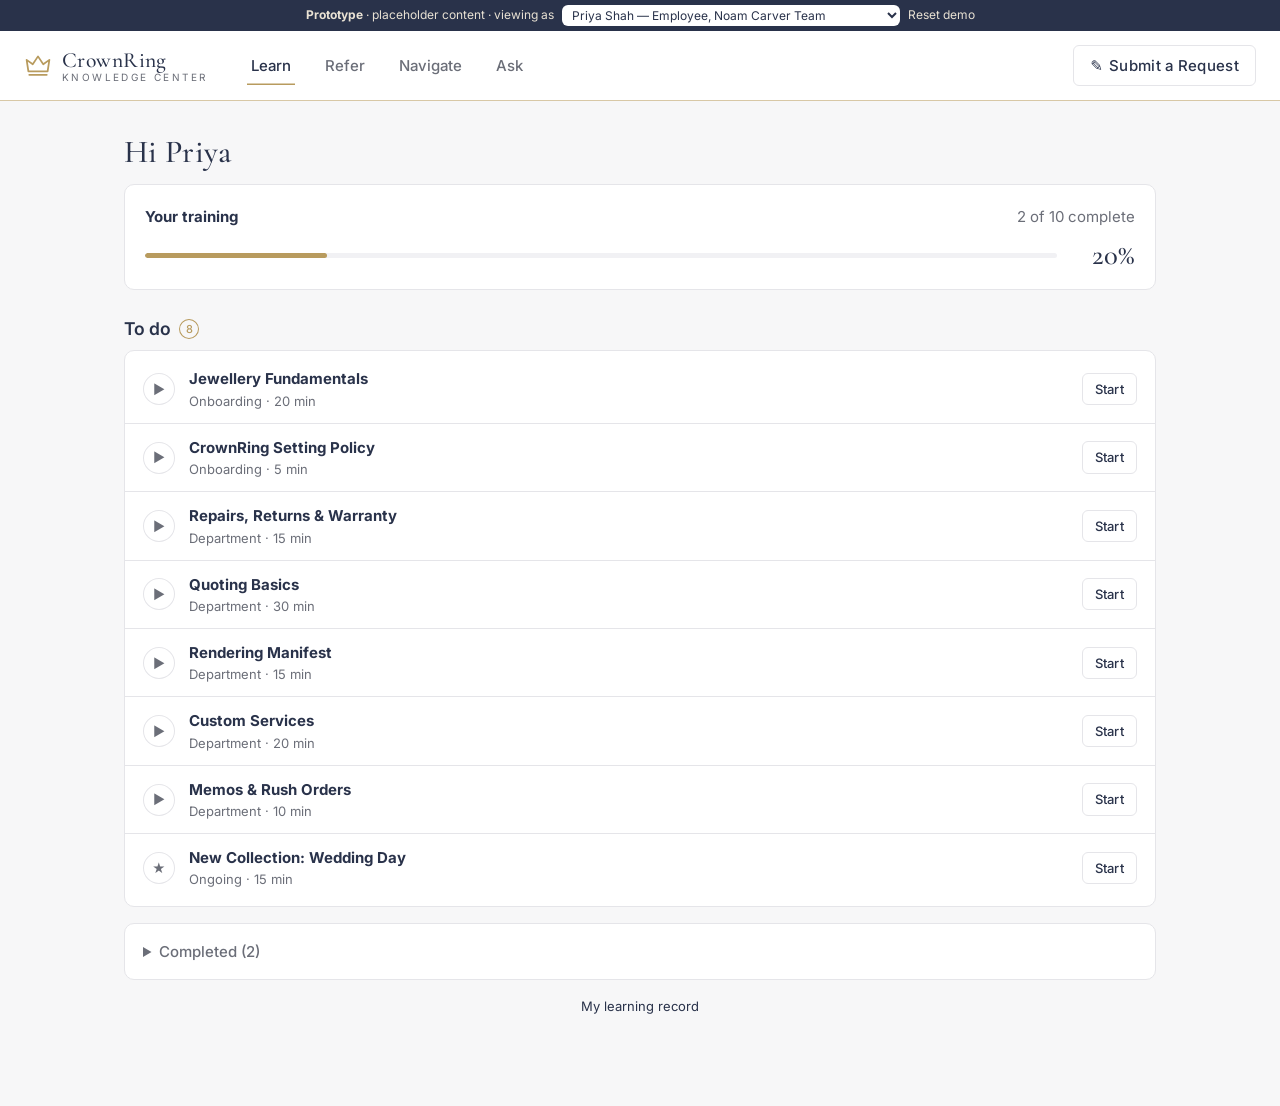
<file: index.html>
<!doctype html>
<html lang="en">
<head>
  <meta charset="utf-8">
  <meta name="viewport" content="width=device-width, initial-scale=1">
  <title>CrownRing Knowledge Center</title>
  <meta name="description" content="Prototype of the CrownRing Knowledge Center: Learn, Know, Ask and Manage.">
  <link rel="preconnect" href="https://fonts.googleapis.com">
  <link rel="preconnect" href="https://fonts.gstatic.com" crossorigin>
  <link href="https://fonts.googleapis.com/css2?family=Cormorant+Garamond:wght@500;600&family=Inter:wght@400;500;600&display=swap" rel="stylesheet">
  <style>
/* CrownRing Knowledge Center — prototype styles.
   Colour tokens on :root so the developer can map them to the internal site's theme. */
/* Palette: "White, Ink & Champagne" — White #FFFFFF cards on a very light neutral #F7F7F8,
   borders #E5E5E9, grey text #6B6E78, Navy ink #29324A, Champagne gold #B89B5E (used sparingly).
   White-based for long reading sessions (less eye strain than tinted off-whites). */
:root {
  --bg: #f7f7f8; --surface: #ffffff; --surface-2: #f1f1f4; --text: #29324a; --muted: #6b6e78; --border: #e5e5e9;
  --accent: #29324a; --accent-hover: #3b4562; --on-accent: #f6f5f2; --accent-strong: #29324a; --accent-soft: #f4efe4;
  --gold: #b89b5e; --mark: #b89b5e; --navy: #29324a; --slate: #29324a; --cream: #ffffff;
  --header-bg: #ffffff; --header-text: #29324a; --header-muted: #6b6e78; --header-hover: #f1f1f4; --demo-bg: #29324a; --demo-text: #e9e2d4;
  --ok: #5c6f5a; --ok-soft: #e9ece3; --warn: #8a6f3c; --warn-soft: #f2eadb; --info: #4d5566; --info-soft: #ebebec;
  --danger: #8f4a44; --danger-soft: #f3e4e0;
  --radius: 10px; --shadow: 0 1px 2px rgba(31,36,48,.03), 0 4px 18px rgba(31,36,48,.04);
  --font: 'Inter', system-ui, -apple-system, 'Segoe UI', sans-serif; --serif: 'Cormorant Garamond', Georgia, serif;
  color-scheme: light;
}

* { box-sizing: border-box; }
html, body { margin: 0; }
body { background: var(--bg); color: var(--text); font: 15px/1.55 var(--font); -webkit-font-smoothing: antialiased; }
a { color: var(--accent-strong); text-decoration: none; }
a:hover { text-decoration: underline; }
h1, h2, h3 { line-height: 1.25; margin: 0 0 .4em; }
h1 { font-family: var(--serif); font-weight: 600; font-size: 2rem; margin-top: .2em; }
h2 { font-size: 1.1rem; font-weight: 600; }
h3 { font-size: .95rem; font-weight: 600; }
p { margin: 0 0 .8em; }
button, input, select, textarea { font: inherit; color: inherit; }
:focus-visible { outline: 2px solid var(--accent); outline-offset: 2px; }

/* demo bar + header */
.demo-bar { display: flex; flex-wrap: wrap; gap: 8px; align-items: center; justify-content: center; padding: 5px 16px; background: var(--demo-bg); color: var(--demo-text); font-size: 12px; }
.demo-bar select { width: auto; max-width: 100%; background: #ffffff; color: #29324a; border: 0; border-radius: 6px; padding: 2px 6px; font-size: 12px; }
.demo-bar .link-btn { color: var(--demo-text); font-size: 12px; }
.link-btn { background: none; border: 0; padding: 0; cursor: pointer; color: var(--accent-strong); }
.link-btn:hover { text-decoration: underline; }
.topbar { position: sticky; top: 0; z-index: 10; display: flex; align-items: center; gap: 16px; padding: 12px 24px; background: var(--header-bg); border-bottom: 1px solid rgba(232,200,112,.35); }
.brand { display: flex; align-items: center; gap: 10px; color: var(--header-text); }
.brand:hover { text-decoration: none; }
.brand-mark { color: var(--mark); display: grid; place-items: center; }
.brand-text { display: flex; flex-direction: column; line-height: 1.05; }
.brand-name { font-family: var(--serif); font-size: 1.35rem; font-weight: 600; }
.brand-sub { font-size: 10px; letter-spacing: .18em; text-transform: uppercase; color: var(--mark); }
.mainnav { display: flex; gap: 2px; margin-left: 12px; flex: 1; overflow-x: auto; }
.mainnav a { padding: 8px 14px; border-radius: 999px; color: var(--muted); font-weight: 500; white-space: nowrap; display: inline-flex; align-items: center; gap: 6px; }
.mainnav a { color: var(--header-muted); }
.mainnav a:hover { background: var(--header-hover); color: var(--header-text); text-decoration: none; }
.mainnav a.active { background: rgba(232,200,112,.16); color: #e8c870; box-shadow: inset 0 0 0 1px rgba(232,200,112,.45); }
.topbar .btn-ghost { color: var(--header-text); border-color: rgba(238,236,224,.25); }
.topbar .btn-ghost:hover { background: var(--header-hover); }
.count { display: inline-grid; place-items: center; min-width: 20px; height: 20px; padding: 0 6px; border-radius: 999px; background: var(--accent); color: var(--on-accent); font-size: 11px; font-weight: 600; margin-left: 4px; vertical-align: middle; font-family: var(--font); }

main { max-width: 1080px; margin: 0 auto; padding: 24px 24px 80px; outline: none; }
.narrow { max-width: 760px; margin: 0 auto; }

/* primitives */
.btn { display: inline-flex; align-items: center; justify-content: center; gap: 6px; padding: 8px 16px; border-radius: 8px; border: 1px solid transparent; background: var(--accent); color: var(--on-accent); font-weight: 600; cursor: pointer; white-space: nowrap; }
.btn:hover { background: var(--accent-hover); text-decoration: none; }
.btn:disabled { opacity: .45; cursor: not-allowed; }
.btn-ghost { background: transparent; color: var(--text); border-color: var(--border); }
.btn-ghost:hover { background: var(--surface-2); }
.btn-sm { padding: 5px 12px; font-size: 13px; }
.card { background: var(--surface); border: 1px solid var(--border); border-radius: var(--radius); padding: 20px; box-shadow: var(--shadow); margin-bottom: 16px; }
.muted { color: var(--muted); }
.small { font-size: 13px; }
.center { text-align: center; }
.nowrap { white-space: nowrap; }
.meta { color: var(--muted); font-size: 14px; margin-bottom: 12px; }
.badge { display: inline-block; padding: 1px 8px; border-radius: 999px; font-size: 12px; font-weight: 600; background: var(--surface-2); color: var(--muted); vertical-align: middle; white-space: nowrap; }
.badge.ok { background: var(--ok-soft); color: var(--ok); }
.badge.warn { background: var(--warn-soft); color: var(--warn); }
.badge.info { background: var(--info-soft); color: var(--info); }
.badge.danger { background: var(--danger-soft); color: var(--danger); }
.pill-row { display: flex; flex-wrap: wrap; gap: 6px; }
.pill-row.center { justify-content: center; }
.chip { border: 1px solid var(--border); background: var(--surface); border-radius: 999px; padding: 5px 12px; cursor: pointer; font-size: 13px; color: var(--text); font-weight: 400; }
.chip:hover { background: var(--surface-2); text-decoration: none; }
.chip.active { background: var(--slate); color: var(--cream); border-color: var(--slate); }
.chip-n { opacity: .6; margin-left: 2px; }
.row { display: flex; gap: 10px; align-items: center; flex-wrap: wrap; }
.row.spread { justify-content: space-between; }
.row.end { justify-content: flex-end; margin-top: 16px; }
.grow { flex: 1; min-width: 0; }
.stack > * + * { margin-top: 14px; }
.stack > .card { margin-bottom: 0; }
.empty { text-align: center; padding: 28px; color: var(--muted); }
.section-title { margin: 28px 0 10px; display: flex; align-items: center; gap: 4px; }
input[type=text], input[type=search], select, textarea { width: 100%; padding: 9px 12px; border: 1px solid var(--border); border-radius: 8px; background: var(--surface); }
textarea { min-height: 110px; resize: vertical; }
textarea.short { min-height: 70px; }
label { font-weight: 500; font-size: 14px; display: block; margin-bottom: 4px; }
.field + .field, .grid-2col + .field, .field + .grid-2col { margin-top: 12px; }
.grid-2col { display: grid; grid-template-columns: 1fr 1fr; gap: 12px; }
.grid-2col .field + .field { margin-top: 0; }
table { width: 100%; border-collapse: collapse; font-size: 14px; }
th, td { text-align: left; padding: 10px 12px; border-bottom: 1px solid var(--border); vertical-align: top; }
tbody tr:last-child td { border-bottom: 0; }
th { font-size: 11px; text-transform: uppercase; letter-spacing: .06em; color: var(--muted); font-weight: 600; }
tr.click { cursor: pointer; }
tr.click:hover td { background: var(--surface-2); }
.table-wrap { overflow-x: auto; }
.card.table-wrap { padding: 6px 8px; }

/* progress */
.progress { height: 8px; background: var(--surface-2); border-radius: 999px; overflow: hidden; flex: 1; }
.progress > span { display: block; height: 100%; background: var(--accent); border-radius: 999px; transition: width .4s; }
.big-bar { display: flex; align-items: center; gap: 14px; margin-top: 12px; }
.big-bar .progress { height: 12px; }
.big-bar .pct { font-family: var(--serif); font-size: 1.8rem; font-weight: 600; color: var(--navy); line-height: 1; min-width: 64px; text-align: right; }
.big-bar .small-pct { font-size: 1.1rem; }
.cell-pct { min-width: 100px; }
.cell-pct .progress { height: 5px; margin-top: 5px; }

/* lists (learn to-do, know files) */
.card.list { padding: 4px 0; }
.list-row { display: flex; align-items: center; gap: 14px; padding: 12px 18px; color: var(--text); border-top: 1px solid var(--border); }
.list-row:first-child, summary + .list-row { border-top: 0; }
a.list-row:hover { background: var(--surface-2); text-decoration: none; }
.list-row .sub { display: block; font-size: 13px; color: var(--muted); font-weight: 400; }
.row-ico { width: 32px; height: 32px; border-radius: 50%; display: grid; place-items: center; flex: none; background: var(--accent-soft); color: var(--navy); font-size: 13px; font-weight: 700; }
.row-ico.warn { background: var(--accent); color: var(--on-accent); }
.row-ico.ok { background: var(--ok-soft); color: var(--ok); }
.row-ico.plain { background: transparent; font-size: 17px; border-radius: 8px; }
details.completed summary { padding: 12px 18px; cursor: pointer; color: var(--muted); font-weight: 500; }
details.completed[open] summary { border-bottom: 1px solid var(--border); }

/* module player / reading */
.player-head { margin-bottom: 14px; }
.player-head .row { margin: 6px 0 8px; }
.nav-btns { margin-top: 4px; }
.doc-body h2 { margin-top: 1.4em; font-size: 1.05rem; }
.doc-body h2:first-child { margin-top: .4em; }
.doc-body ul { padding-left: 1.3em; margin: 0 0 .8em; }
.doc-body li { margin-bottom: .3em; }
.doc-body.diff h3 { margin-top: 1em; }
.doc-actions { margin-bottom: 8px; padding-bottom: 14px; border-bottom: 1px solid var(--border); }
.related-h { margin-top: 28px; }
details.history { margin-top: 24px; font-size: 14px; }
details.history summary, details summary { cursor: pointer; color: var(--muted); }
details.history ul { padding-left: 1.2em; margin-top: 8px; }
.changes { background: var(--warn-soft); border-radius: 10px; padding: 14px 16px; }
.changes p { margin: 4px 0 0; }
.result { padding: 12px 16px; border-radius: 10px; display: flex; gap: 12px; align-items: center; justify-content: space-between; margin-top: 16px; }
.result.ok { background: var(--ok-soft); color: var(--ok); }
.result.warn { background: var(--warn-soft); color: var(--warn); }
.quiz-q { padding: 12px 0; }
.opt { display: flex; gap: 10px; align-items: center; padding: 10px 12px; border: 1px solid var(--border); border-radius: 8px; margin: 8px 0 0; cursor: pointer; font-weight: 400; }
.opt:hover { background: var(--surface-2); }
.opt.correct { border-color: var(--ok); background: var(--ok-soft); }
.opt.wrong { border-color: var(--danger); }
#submitQuiz { margin-top: 12px; }
.diff-del { background: var(--danger-soft); color: var(--danger); text-decoration: line-through; }
.diff-add { background: var(--ok-soft); color: var(--ok); }

/* know */
.search-big { position: relative; max-width: 720px; margin: 8px auto 24px; }
.search-big input { padding: 14px 18px 14px 46px; font-size: 16px; border-radius: 999px; box-shadow: var(--shadow); }
.search-big::before { content: '⌕'; position: absolute; left: 18px; top: 50%; transform: translateY(-52%); font-size: 20px; color: var(--muted); }
.tiles { display: grid; grid-template-columns: repeat(auto-fit, minmax(170px, 1fr)); gap: 12px; }
.tile { display: flex; flex-direction: column; gap: 4px; padding: 18px; background: var(--surface); border: 1px solid var(--border); border-radius: var(--radius); color: var(--text); box-shadow: var(--shadow); transition: border-color .12s, transform .12s; }
.tile:hover { border-color: var(--accent); transform: translateY(-1px); text-decoration: none; }
.tile-ico { font-size: 22px; margin-bottom: 4px; }
/* mute colourful emoji icons to fit the palette */
.tile-ico, .row-ico.plain { filter: grayscale(1) sepia(.55) saturate(1.3) opacity(.85); }
mark { background: var(--accent-soft); color: inherit; padding: 0 2px; border-radius: 3px; }

/* ask */
.ask { display: flex; flex-direction: column; min-height: calc(100vh - 220px); }
.ask-hello { text-align: center; margin: 8vh 0 20px; }
.chat { display: flex; flex-direction: column; gap: 12px; flex: 1; }
.msg { max-width: 85%; padding: 12px 16px; border-radius: 16px; }
.msg p:last-child, .msg ul:last-child { margin-bottom: 0; }
.msg.user { align-self: flex-end; background: var(--slate); color: var(--cream); border-bottom-right-radius: 4px; }
.msg.bot { align-self: flex-start; background: var(--surface); border: 1px solid var(--border); border-bottom-left-radius: 4px; }
.msg .source { margin-top: 10px; font-size: 13px; color: var(--muted); }
.chat-input { display: flex; gap: 8px; margin-top: 18px; position: sticky; bottom: 12px; background: var(--bg); padding: 6px 0; }
.chat-input input { flex: 1; border-radius: 999px; padding: 12px 18px; }
.chat-input .btn { border-radius: 999px; }

/* manage */
.manage-head { margin-bottom: 16px; }
.tabs { display: flex; gap: 2px; }
.tabs a { padding: 8px 16px; color: var(--muted); border-radius: 8px; font-weight: 500; display: inline-flex; align-items: center; }
.tabs a:hover { background: var(--surface-2); text-decoration: none; }
.tabs a.active { background: var(--surface); color: var(--text); box-shadow: var(--shadow); border: 1px solid var(--border); }
.toolbar { margin-bottom: 12px; }
.toolbar input { max-width: 240px; }
.grid-main { display: grid; grid-template-columns: minmax(0, 1fr) 300px; gap: 16px; align-items: start; margin-top: 8px; }
.details dl { display: grid; grid-template-columns: auto 1fr; gap: 6px 14px; margin: 0 0 12px; font-size: 14px; }
.details dt { color: var(--muted); }
.details dd { margin: 0; }
.label { margin: 10px 0 4px; text-transform: uppercase; letter-spacing: .05em; font-size: 11px; }
.link-line { display: block; font-size: 14px; padding: 2px 0; }
.section-editor { border: 1px solid var(--border); border-radius: 10px; padding: 10px; margin-bottom: 10px; background: var(--surface-2); }
.section-editor .row { flex-wrap: nowrap; margin-bottom: 8px; }
.section-editor .sec-h { font-weight: 600; }
.radio-card { display: flex; gap: 10px; padding: 10px 12px; border: 1px solid var(--border); border-radius: 8px; cursor: pointer; font-weight: 400; margin-top: 8px; }
.radio-card:has(input:checked) { border-color: var(--accent); background: var(--accent-soft); }
.warn-box { background: var(--warn-soft); color: var(--warn); border-radius: 8px; padding: 10px 12px; }
.board { display: grid; grid-template-columns: repeat(5, minmax(170px, 1fr)); gap: 12px; overflow-x: auto; padding-bottom: 8px; align-items: start; }
.col { background: var(--surface-2); border-radius: var(--radius); padding: 10px; display: flex; flex-direction: column; gap: 8px; min-height: 120px; }
.col.requests { background: var(--warn-soft); }
.col-head { font-weight: 600; font-size: 13px; padding: 2px 4px 4px; display: flex; align-items: center; gap: 6px; }
.kcard { display: flex; flex-direction: column; gap: 8px; text-align: left; background: var(--surface); border: 1px solid var(--border); border-radius: 10px; padding: 10px 12px; font-size: 13px; width: 100%; cursor: pointer; color: var(--text); }
.kcard p { margin: 0; }
.kcard .sub { color: var(--muted); font-size: 12px; }
.kcard .pill-row { gap: 4px; }
.col.requests .kcard { cursor: default; }
button.kcard:hover { border-color: var(--accent); }

/* modal + toast */
.modal { position: fixed; inset: 0; background: rgba(10,12,20,.45); display: grid; place-items: center; padding: 16px; z-index: 50; }
.modal[hidden] { display: none; }
.modal-card { background: var(--surface); border-radius: 14px; padding: 24px; width: min(520px, 100%); max-height: 90vh; overflow: auto; box-shadow: 0 20px 60px rgba(0,0,0,.25); }
.toast { position: fixed; bottom: 24px; left: 50%; transform: translateX(-50%) translateY(80px); background: var(--header-bg); color: var(--header-text); padding: 10px 18px; border-radius: 10px; opacity: 0; transition: all .25s; z-index: 60; max-width: calc(100% - 32px); pointer-events: none; }
.toast.show { opacity: 1; transform: translateX(-50%) translateY(0); }

@media print { .demo-bar, .topbar, .doc-actions, details.history, .small:first-child { display: none !important; } .card { border: 0; box-shadow: none; } }

@media (max-width: 760px) {
  .topbar { flex-wrap: wrap; padding: 10px 16px; gap: 8px; }
  .mainnav { order: 3; flex-basis: 100%; margin-left: 0; }
  .suggest-btn { margin-left: auto; }
  .hide-sm { display: none; }
  main { padding: 16px 16px 60px; }
  h1 { font-size: 1.6rem; }
  .grid-main { grid-template-columns: 1fr; }
  .grid-2col { grid-template-columns: 1fr; }
  .tiles { grid-template-columns: 1fr 1fr; }
  .list-row { padding: 12px 14px; gap: 10px; }
  .list-row .btn { display: none; }
  .list-row .nowrap.small { display: none; }
  .msg { max-width: 92%; }
  .toolbar input { max-width: none; }
}

/* ---- Quiet luxury: restraint. Gold only as hairlines and small details. ---- */
.topbar { border-bottom: 1px solid rgba(184,155,94,.55); padding: 14px 24px; }
.brand-sub { color: var(--muted); letter-spacing: .24em; }
.brand-name { font-weight: 500; letter-spacing: .02em; }
.mainnav a { border-radius: 0; padding: 8px 4px; margin: 0 12px; color: var(--muted); }
.mainnav a:hover { background: transparent; color: var(--text); }
.mainnav a.active { background: transparent; color: var(--text); box-shadow: inset 0 -1.5px 0 var(--gold); }
.topbar .btn-ghost { color: var(--text); border-color: var(--border); }
.topbar .btn-ghost:hover { background: var(--surface-2); }
.count { background: transparent; color: var(--gold); box-shadow: inset 0 0 0 1px var(--gold); font-weight: 500; }
h1 { font-weight: 500; letter-spacing: .01em; }
.btn { font-weight: 500; letter-spacing: .02em; border-radius: 6px; }
.progress { height: 4px; }
.big-bar .progress { height: 5px; }
.progress > span { background: var(--gold); }
.big-bar .pct { font-weight: 500; }
.row-ico { background: transparent; box-shadow: inset 0 0 0 1px var(--border); color: var(--muted); font-weight: 500; }
.row-ico.warn { background: transparent; color: var(--gold); box-shadow: inset 0 0 0 1px var(--gold); }
.card { box-shadow: none; }
.tile:hover, button.kcard:hover { border-color: var(--gold); }
.msg.user { background: var(--text); color: var(--cream); }
.search-big input { box-shadow: none; }
.chat-input input:focus, input:focus, textarea:focus { outline: none; border-color: var(--gold); }
.tile-ico, .row-ico.plain { filter: grayscale(1) opacity(.55); }

/* ---- Navigate: systems & how-to guides ---- */
.sys-grid { display: grid; grid-template-columns: repeat(auto-fit, minmax(320px, 1fr)); gap: 14px; margin-top: 8px; }
.sys-card { display: flex; align-items: center; gap: 18px; padding: 22px; background: var(--surface); border: 1px solid var(--border); border-radius: var(--radius); color: var(--text); transition: border-color .15s; }
.sys-card:hover { border-color: var(--gold); text-decoration: none; }
.sys-card .sub { display: block; color: var(--muted); font-size: 14px; margin-top: 2px; }
.sys-card .count-line { font-size: 12px; letter-spacing: .06em; text-transform: uppercase; margin-top: 8px; }
.sys-card .arrow { color: var(--gold); font-size: 18px; }
.mono { flex: none; width: 48px; height: 48px; border-radius: 50%; display: grid; place-items: center; box-shadow: inset 0 0 0 1px var(--gold); color: var(--gold); font-family: var(--serif); font-size: 1.15rem; font-weight: 600; letter-spacing: .02em; }
.mono.lg { width: 64px; height: 64px; font-size: 1.5rem; }
.sys-head { display: flex; gap: 20px; align-items: flex-start; flex-wrap: wrap; margin: 10px 0 8px; padding-bottom: 20px; border-bottom: 1px solid var(--border); }
.sys-head h1 { margin: 0 0 2px; }
.lead { font-size: 16px; color: var(--muted); margin-bottom: 10px; }
.row-ico.num { background: transparent; box-shadow: inset 0 0 0 1px var(--gold); color: var(--gold); }
.row-ico.plain-g { background: transparent; box-shadow: inset 0 0 0 1px var(--border); color: var(--muted); font-size: 12px; }
.faq details { padding: 14px 18px; border-top: 1px solid var(--border); }
.faq details:first-child { border-top: 0; }
.faq summary { color: var(--text); font-weight: 500; }
.faq details p { margin: 8px 0 0; color: var(--muted); }
.video-ph { aspect-ratio: 16 / 9; background: var(--surface-2); border: 1px solid var(--border); border-radius: var(--radius); display: grid; place-items: center; align-content: center; gap: 8px; color: var(--muted); margin: 16px 0 22px; }
.video-ph .play { width: 60px; height: 60px; border-radius: 50%; display: grid; place-items: center; box-shadow: inset 0 0 0 1px var(--gold); color: var(--gold); font-size: 20px; padding-left: 4px; }
.steps { padding-left: 1.4em; margin: 0 0 1em; }
.steps li { margin-bottom: .55em; padding-left: .2em; }
.steps li::marker { color: var(--gold); font-weight: 600; }
.small-steps { margin: 0 0 .4em; }
.tip { border-left: 2px solid var(--gold); padding: 6px 0 6px 14px; margin: 18px 0; }
.tip p { margin: 4px 0 0; color: var(--muted); }
@media (max-width: 760px) { .sys-head .btn { width: 100%; } .sys-grid { grid-template-columns: 1fr; } }

/* ---- Refer: favourites, recently viewed, updated badge ---- */
.two-col { display: grid; grid-template-columns: 1fr 1fr; gap: 16px; align-items: start; }
.two-col .section-title { margin-top: 28px; }
.star-h { color: var(--gold); font-size: .95em; }
.list-row.mini { padding: 10px 14px 10px 18px; }
.list-row.mini strong { font-weight: 500; }
.fav-btn { flex: none; background: none; border: 0; padding: 4px 6px; margin: -4px -6px -4px 0; cursor: pointer; color: var(--border); font-size: 18px; line-height: 1; border-radius: 6px; }
.fav-btn:hover { color: var(--gold); background: var(--surface-2); }
.fav-btn.on { color: var(--gold); }
.fav-toggle.on { color: var(--gold); border-color: var(--gold); }
.upd { display: inline-block; margin-left: 6px; padding: 0 7px; border-radius: 999px; font-size: 11px; font-weight: 500; letter-spacing: .03em; color: var(--gold); box-shadow: inset 0 0 0 1px var(--gold); vertical-align: 1px; }
@media (max-width: 760px) { .two-col { grid-template-columns: 1fr; } .two-col .section-title { margin-top: 20px; } }
.h1-ico { font-size: .8em; vertical-align: 2px; margin: 0 4px 0 0; }

/* ---- Ask: history & log ---- */
.ask-links { margin-top: 6px; }
.fb { margin-top: 10px; padding-top: 8px; border-top: 1px dashed var(--border); font-size: 13px; color: var(--muted); }
.log .log-row { padding: 16px 18px; border-top: 1px solid var(--border); }
.log .log-row:first-child { border-top: 0; }
.log-top { flex-wrap: nowrap; align-items: flex-start; }
.log-q { font-weight: 600; }
.log-row .sub { color: var(--muted); font-size: 13px; margin-top: 2px; }
.log-a { margin: 8px 0; font-size: 14px; display: -webkit-box; -webkit-line-clamp: 2; -webkit-box-orient: vertical; overflow: hidden; }
.nh { color: var(--danger); }
.tag { flex: none; display: inline-block; padding: 1px 9px; border-radius: 999px; font-size: 11px; font-weight: 500; letter-spacing: .03em; white-space: nowrap; }
.tag-ok { color: var(--ok); box-shadow: inset 0 0 0 1px var(--ok); }
.tag-gold { color: var(--gold); box-shadow: inset 0 0 0 1px var(--gold); }
.tag-ink { color: var(--text); box-shadow: inset 0 0 0 1px var(--text); }
.tag-muted { color: var(--muted); box-shadow: inset 0 0 0 1px var(--border); }
.chip-sm { font-size: 12px; padding: 3px 10px; }
.hist-filters { margin: 14px 0 12px; }
.stats { display: grid; grid-template-columns: repeat(4, 1fr); gap: 12px; margin-bottom: 16px; }
.stat { background: var(--surface); border: 1px solid var(--border); border-radius: var(--radius); padding: 14px 16px; display: flex; flex-direction: column; }
.stat-n { font-family: var(--serif); font-size: 1.8rem; font-weight: 500; line-height: 1.1; }
.stat-l { font-size: 12px; color: var(--muted); letter-spacing: .04em; text-transform: uppercase; }
.kcard.from-ask { box-shadow: inset 2px 0 0 var(--gold); }
@media (max-width: 760px) { .stats { grid-template-columns: 1fr 1fr; } }

/* ---- Requests tab & answers ---- */
.req-grid { display: grid; grid-template-columns: repeat(auto-fill, minmax(min(440px, 100%), 1fr)); gap: 14px; align-items: start; }
.req-card { display: flex; flex-direction: column; gap: 6px; background: var(--surface); border: 1px solid var(--border); border-radius: var(--radius); padding: 16px 18px; }
.req-card.from-ask { box-shadow: inset 2px 0 0 var(--gold); }
.req-card .sub { color: var(--muted); font-size: 13px; }
.req-text { font-weight: 600; font-size: 15px; }
.req-actions { margin-top: 6px; }
.req-answer { margin-top: 6px; padding: 10px 12px; background: var(--surface-2); border-radius: 8px; }
.req-answer p { margin: 4px 0 6px; font-size: 14px; }
.wordings summary { font-size: 13px; }
.wordings div { padding: 3px 0 0 14px; color: var(--muted); }
.log-history { margin: 8px 0 0; font-size: 13px; color: var(--ok); }
.answer-box { border-left: 2px solid var(--gold); padding: 4px 0 4px 16px; font-size: 16px; }
@media (max-width: 760px) { .req-grid { grid-template-columns: 1fr; } }
.toast { background: var(--text); color: var(--cream); }
@media (max-width: 760px) { .manage-head .tabs { width: 100%; overflow-x: auto; } .tabs a { padding: 8px 10px; white-space: nowrap; } }

/* Roadmap: estimated effort — light to dark green ombre (Minor → Major) */
.badge.eff-minor { background: #e8efe4; color: #3f5d47; }
.badge.eff-small { background: #d3e2cf; color: #36553f; }
.badge.eff-med   { background: #b4cdb1; color: #2c4a35; }
.badge.eff-large { background: #7fa287; color: #fbfaf6; }
.badge.eff-major { background: #4e7559; color: #fbfaf6; }

/* ---- Tooltips (hover / keyboard focus) ---- */
[data-tip] { position: relative; }
[data-tip]:hover::after, [data-tip]:focus-visible::after {
  content: attr(data-tip); position: absolute; z-index: 30; right: 0; top: calc(100% + 8px);
  width: max-content; max-width: 260px; padding: 8px 11px; border-radius: 8px;
  background: var(--text); color: #fff; font-size: 12.5px; font-weight: 400; line-height: 1.45; letter-spacing: 0; text-transform: none;
  white-space: normal; text-align: left; box-shadow: 0 6px 20px rgba(20,24,36,.18); pointer-events: none;
}
.tip-left[data-tip]:hover::after, .tip-left[data-tip]:focus-visible::after { right: auto; left: 0; }
.tag[data-tip] { cursor: help; }
.notice-title { font-style: italic; font-weight: 500; }

.fb-more { margin-top: 10px; }
.fb-more label { font-size: 13px; font-weight: 500; color: var(--text); }
.fb-more textarea { min-height: 64px; margin-bottom: 8px; font-size: 14px; }
.req-detail { font-size: 14px; padding: 6px 10px; border-left: 2px solid var(--gold); background: var(--surface-2); border-radius: 0 6px 6px 0; }

/* ---- Manage → People ---- */
.sync-note { margin: -4px 0 4px; }
.dept-grid { display: grid; grid-template-columns: repeat(auto-fill, minmax(200px, 1fr)); gap: 12px; }
.dept-card { display: flex; flex-direction: column; gap: 2px; text-align: left; background: var(--surface); border: 1px solid var(--border); border-radius: var(--radius); padding: 14px 16px; cursor: pointer; color: var(--text); }
.dept-card:hover { border-color: var(--gold); }
.dept-card .sub { color: var(--muted); font-size: 13px; }
.dept-card.add { align-items: center; justify-content: center; color: var(--muted); border-style: dashed; }

</style>
</head>
<body>
  <div class="demo-bar" role="note">
    <span><strong>Prototype</strong> · placeholder content · viewing as</span>
    <select id="userSwitch" aria-label="Switch demo user"></select>
    <button class="link-btn" id="resetDemo" type="button">Reset demo</button>
  </div>

  <header class="topbar">
    <a class="brand" href="#/learn" aria-label="Knowledge Center home">
      <span class="brand-mark" aria-hidden="true">
        <svg viewBox="0 0 32 32" width="28" height="28"><path d="M5 22 3 9l7 5 6-9 6 9 7-5-2 13z" fill="none" stroke="currentColor" stroke-width="2" stroke-linejoin="round"/><path d="M6 26h20" stroke="currentColor" stroke-width="2" stroke-linecap="round"/></svg>
      </span>
      <span class="brand-text"><span class="brand-name">CrownRing</span><span class="brand-sub">Knowledge Center</span></span>
    </a>
    <nav class="mainnav" id="mainnav" aria-label="Knowledge Center sections"></nav>
    <button class="btn btn-ghost suggest-btn" id="suggestBtn" type="button" title="Send a question, idea or document request to L&amp;D">
      <span aria-hidden="true">✎</span><span class="hide-sm"> Submit a Request</span>
    </button>
  </header>

  <main id="app" tabindex="-1"></main>

  <div id="modal" class="modal" hidden>
    <div class="modal-card" role="dialog" aria-modal="true" aria-labelledby="modalTitle"></div>
  </div>
  <div id="toast" class="toast" role="status" aria-live="polite"></div>

  <script>
/* =============================================================================
   CrownRing Knowledge Center — SEED DATA (prototype only)
   -----------------------------------------------------------------------------
   Folder names and document titles mirror the real SharePoint library and the
   L&D Documentation Map. ALL DOCUMENT TEXT IS PLACEHOLDER — the real content
   lives in SharePoint. People (other than Minka) are fictional.
   In production this would live in a database (see docs/DATA-MODEL.md).
   ========================================================================== */
(function () {
  // compact helpers for seed content
  const sec = (h, body) => ({ h, body });
  const ver = (v, date, type, summary, sections, extra) => Object.assign({ v, date, type, summary, sections, status: 'archived', by: 'u5' }, extra || {});
  const doc = (o) => Object.assign({ status: 'active', sourceOfTruth: false, links: [], tags: [], depts: ['NC'], owner: 'u5' }, o, {
    versions: o.versions.map((x, i, a) => Object.assign(x, { status: i === a.length - 1 ? (o.status === 'draft' || o.status === 'review' ? 'draft' : 'current') : 'archived' })),
  });
  const ph = 'Placeholder text — see the SharePoint version for the real content.';

  window.SEED = {
    today: '2026-11-09',

    departments: [
      /* lead = default team lead for everyone in the department (can be overridden per person) */
      { id: 'NC', name: 'Noam Carver Team', lead: 'u3' },
      { id: 'CS', name: 'Customer Service', lead: 'u7' },
      { id: 'PR', name: 'Production', lead: 'u7' },
      { id: 'AR', name: 'Accounting', lead: 'u7' },
    ],

    /* Know folders = the SharePoint library folders */
    folders: [
      { id: 'pp',    name: 'Policies & Procedures', icon: '📋' },
      { id: 'ref',   name: 'Reference Materials',   icon: '📎' },
      { id: 'guide', name: 'Guidebooks',            icon: '📘' },
      { id: 'sales', name: 'Sales Training Guides', icon: '💍' },
      { id: 'ces',   name: 'CES',                   icon: '⭐' },
    ],

    /* Document types — same list as the Documentation Map dropdowns */
    types: ['SOP', 'Policy', 'Manual', 'Quick Reference', 'Process / Workflow', 'Directory', 'Form', 'Video', 'Decision Map', 'Glossary'],

    users: [
      { id: 'u1', email: 'pshah@crownring.com', name: 'Priya Shah',   role: 'employee',   dept: 'NC', supervisor: null, start: '2026-10-26', title: 'Customer Experience Specialist', deptHistory: [] },
      { id: 'u4', email: 'jreyes@crownring.com', name: 'Jordan Reyes', role: 'employee',   dept: 'NC', supervisor: null, start: '2025-03-10', title: 'Customer Experience Specialist', deptHistory: [] },
      { id: 'u2', email: 'mlee@crownring.com', name: 'Marcus Lee',   role: 'employee',   dept: 'NC', supervisor: null, start: '2024-06-03', title: 'Customer Experience Specialist', deptHistory: [{ dept: 'CS', from: '2024-06-03', to: '2026-09-01' }] },
      { id: 'u8', email: 'amartin@crownring.com', name: 'Alex Martin',  role: 'employee',   dept: 'CS', supervisor: null, start: '2025-08-11', title: 'Customer Service Representative', deptHistory: [] },
      { id: 'u6', email: 'snovak@crownring.com', name: 'Sam Novak',    role: 'employee',   dept: 'PR', supervisor: null, start: '2021-02-15', title: 'Production Coordinator', sme: 'PR', deptHistory: [] },
      { id: 'u9', email: 'tbrooks@crownring.com', name: 'Taylor Brooks',role: 'employee',   dept: 'AR', supervisor: null, start: '2023-09-05', title: 'Accounting Clerk', sme: 'AR', deptHistory: [] },
      { id: 'u3', email: 'dokafor@crownring.com', name: 'Dana Okafor',  role: 'supervisor', dept: 'NC', supervisor: null, start: '2022-01-10', title: 'Noam Carver Team Supervisor', sme: 'NC', deptHistory: [] },
      { id: 'u7', email: 'rtran@crownring.com', name: 'Rob Tran',     role: 'supervisor', dept: 'PR', supervisor: null, start: '2020-05-04', title: 'Operations Supervisor', deptHistory: [] },
      { id: 'u5', email: 'mliebenberg@crownring.com', name: 'Minka',        role: 'admin',      dept: 'NC', supervisor: null, start: '2023-04-03', title: 'Learning & Development Lead', deptHistory: [] },
    ],

    /* ---------------------------------------------------------------------------
       DOCUMENTS. status: active | draft | review | retired
       versions[]: oldest first. type: initial | minor | major. pushed = sent to
       learning queues. links = documents this one references (Documentation
       Map "Outgoing Links"). nextReview = Documentation Map "Next Review".
    --------------------------------------------------------------------------- */
    documents: [
      /* ---------------- Policies & Procedures ---------------- */
      doc({ id: 'D1', title: 'Bridal Cancellation Procedure', folder: 'pp', type: 'SOP', depts: ['NC', 'CS'], nextReview: '2026-10-31',
        tags: ['cancel', 'cancellation', 'bridal', 'order'],
        versions: [
          ver('1.0', '2025-06-12', 'initial', 'Initial release.', [sec('Purpose', ph)]),
          ver('1.1', '2025-10-23', 'minor', 'Clarified wording in step 2.', [
            sec('Purpose', 'How to cancel a bridal order and what to tell the retailer. ' + ph),
            sec('Steps', '- Confirm the order status in the internal website.\n- If the order is already in production, check with your supervisor before cancelling.\n- Cancel the order and send the retailer a confirmation by email.'),
          ]),
        ] }),
      doc({ id: 'D2', title: 'CrownRing Setting Policy', folder: 'pp', type: 'Policy', depts: ['ALL'], sourceOfTruth: true, nextReview: '2026-11-30',
        tags: ['setting', 'stone', 'customer stone', 'policy', 'risk'],
        versions: [ver('1.0', '2025-11-18', 'initial', 'Initial release.', [
          sec('Purpose', 'Explains when we can set stones supplied by retailers or consumers. ' + ph),
          sec('Customer-supplied stones', 'Every customer-supplied stone is inspected and documented before setting. Customers are informed that setting carries a small risk for some stone types.'),
        ])] }),
      doc({ id: 'D3', title: 'Heirloom Remount Service - Internal SOP', folder: 'pp', type: 'SOP', depts: ['NC'], nextReview: '2027-07-26',
        tags: ['heirloom', 'remount', 'customer stone', 'ra', 'quote'], links: ['D2', 'D20', 'D19'],
        versions: [
          ver('1.0', '2025-09-02', 'initial', 'Initial release.', [sec('Purpose', ph)]),
          ver('2.0', '2025-11-18', 'major', 'Service now follows the new CrownRing Setting Policy.', [
            sec('Purpose', 'How we remount a customer\'s heirloom stones into a new Noam Carver setting. ' + ph),
            sec('Quote preparation', 'Prepare the quote using Group Ships and Freight Charges.'),
          ], { pushed: true }),
          ver('2.1', '2026-01-27', 'minor', 'Formatting updates.', [
            sec('Purpose', 'How we remount a customer\'s heirloom stones into a new Noam Carver setting. ' + ph),
            sec('Quote preparation', 'Prepare the quote using **Group Ships** and **Freight Charges**.'),
          ]),
          ver('2.2', '2026-10-30', 'major', 'Generate the RA using the Loose Diamond option. Crown Setting section: added a step to confirm the stone count with the retailer.', [
            sec('Purpose', 'How we remount a customer\'s heirloom stones into a new Noam Carver setting. ' + ph),
            sec('1. Receiving the stones', '- Generate the RA using the **Loose Diamond** option.\n- Log every stone received.'),
            sec('2. Quote preparation', 'Prepare the quote using **Group Ships** and **Freight Charges**.'),
            sec('3. Crown Setting', '- **Confirm the stone count with the retailer** before setting.\n- Follow the CrownRing Setting Policy.'),
          ], { pushed: true }),
        ] }),
      doc({ id: 'D4', title: 'How To - Scan Ring', folder: 'pp', type: 'SOP', depts: ['NC', 'PR'], nextReview: '2027-05-31',
        tags: ['scan', 'ring', 'scanner'],
        versions: [ver('1.0', '2025-07-04', 'initial', 'Initial release.', [sec('Steps', '- Clean the ring.\n- Place it on the scanner mount.\n- Save the scan to the order folder. ' + ph)])] }),
      doc({ id: 'D5', title: 'How To - Scan Stone', folder: 'pp', type: 'SOP', depts: ['NC', 'PR'], nextReview: '2027-05-31',
        tags: ['scan', 'stone', 'diamond', 'scanner'],
        versions: [ver('1.0', '2025-07-04', 'initial', 'Initial release.', [sec('Steps', '- Place the stone table-down in the holder.\n- Capture the scan and record the measurements. ' + ph)])] }),
      doc({ id: 'D6', title: 'Memo Procedure', folder: 'pp', type: 'SOP', depts: ['NC', 'CS', 'AR'], links: ['D19'], nextReview: '2027-05-31',
        tags: ['memo', 'consignment', 'shipping'],
        versions: [
          ver('1.0', '2026-01-27', 'initial', 'Initial release.', [sec('Steps', ph)]),
          ver('1.1', '2026-05-26', 'minor', 'Added a description of what a memo is.', [
            sec('What is a memo?', 'A **memo** is merchandise sent to a retailer on consignment. It stays our property until the retailer sells it or sends it back, and it is only invoiced once sold.'),
            sec('Creating a memo', '- Create the memo in the internal website.\n- Attach the retailer\'s request. ' + ph),
            sec('Shipping individually', 'See **Freight Charges** for shipping costs.'),
          ]),
        ] }),
      doc({ id: 'D7', title: 'Procedure - Rendering Manifest', folder: 'pp', type: 'SOP', depts: ['NC'], links: ['D28'], nextReview: '2027-07-27',
        tags: ['rendering', 'manifest', 'cad', 'cad pending', 'render'],
        versions: [
          ver('1.0', '2026-01-28', 'initial', 'Initial release (as "CAD Pending Procedure").', [sec('Steps', ph)]),
          ver('1.1', '2026-07-26', 'minor', 'Formatting.', [sec('Steps', ph)]),
          ver('1.2', '2026-07-26', 'major', 'Renamed from "CAD Pending Procedure". Training content moved to Module - Rendering Manifest.', [
            sec('Description', 'How to submit and track a rendering request. For full training see **Module - Rendering Manifest**.'),
            sec('Steps', '- Complete the rendering manifest for the order.\n- Submit it to CAD.\n- Track the status until the render is approved. ' + ph),
          ], { pushed: true }),
        ] }),
      doc({ id: 'D8', title: 'Procedure - Repair & Remake - Worn Consumer Product', folder: 'pp', type: 'SOP', depts: ['NC', 'CS'], nextReview: '2027-08-31',
        tags: ['repair', 'remake', 'worn', 'damaged'], links: ['D22'],
        versions: [ver('1.0', '2026-08-26', 'initial', 'Initial release.', [
          sec('Purpose', 'Deciding whether a worn piece is repaired or remade. ' + ph),
          sec('Steps', '- Request photos from the retailer.\n- Check the piece against the **NC Repair & Return Guide**.\n- Quality decides repair or remake.'),
        ])] }),
      doc({ id: 'D9', title: 'Replication & Matching Band Service - Internal SOP', folder: 'pp', type: 'SOP', depts: ['NC'], links: ['D20', 'D19'], nextReview: '2026-11-30',
        tags: ['replication', 'matching band', 'band', 'copy'],
        versions: [
          ver('1.0', '2025-09-11', 'initial', 'Initial release.', [sec('Purpose', ph)]),
          ver('1.1', '2025-09-23', 'minor', 'Typo fixes.', [sec('Purpose', ph)]),
          ver('1.2', '2025-11-28', 'minor', 'Formatting updated to the new template.', [
            sec('Purpose', 'How we replicate a ring or make a band to match an existing ring. ' + ph),
            sec('2. Quote preparation', 'Use **Group Ships** and **Freight Charges** when quoting.'),
          ]),
        ] }),
      doc({ id: 'D10', title: 'Templates & Disclaimers', folder: 'pp', type: 'Quick Reference', depts: ['NC', 'CS'], nextReview: '2026-11-30',
        tags: ['template', 'disclaimer', 'email', 'wording'],
        versions: [
          ver('2.0', '2025-03-10', 'major', 'Restructured.', [sec('Templates', ph)]),
          ver('2.1', '2025-06-02', 'minor', 'Wording.', [sec('Templates', ph)]),
          ver('2.2', '2025-09-15', 'minor', 'Wording.', [sec('Templates', ph)]),
          ver('2.3', '2025-11-20', 'minor', 'Added two disclaimers.', [sec('Email templates', 'Approved wording for common retailer emails. ' + ph), sec('Disclaimers', ph)]),
        ] }),
      doc({ id: 'D11', title: 'Ticket System Procedure', folder: 'pp', type: 'SOP', depts: ['ALL'], nextReview: '2026-08-26',
        tags: ['ticket', 'zoho', 'request'],
        versions: [ver('1.0', '2025-07-25', 'initial', 'Initial release.', [
          sec('Creating a ticket', '- Open a ticket for every retailer request.\n- Choose the right department.\n- Close the ticket once the retailer is answered. ' + ph),
        ])] }),
      doc({ id: 'D12', title: 'Wax Procedure', folder: 'pp', type: 'SOP', depts: ['NC', 'PR'], links: ['D19'], nextReview: '2027-05-31',
        tags: ['wax', 'model', 'try-on'],
        versions: [
          ver('1.0', '2025-08-15', 'initial', 'Initial release.', [sec('Steps', ph)]),
          ver('1.1', '2026-02-05', 'minor', 'Typo fixes.', [sec('Steps', ph)]),
          ver('1.2', '2026-05-26', 'minor', 'Under "Create a web", changed wording.', [sec('Steps', ph)]),
          ver('1.3', '2026-05-26', 'minor', 'Added a link to the Freight Charges document.', [
            sec('Purpose', 'How to request a wax model for a retailer. ' + ph),
            sec('Create a web', ph),
            sec('Shipping individually', 'See **Freight Charges**.'),
          ]),
        ] }),
      doc({ id: 'D13', title: 'Vacation & Sick Form', folder: 'pp', type: 'Form', depts: ['ALL'], nextReview: '2027-04-30',
        tags: ['vacation', 'sick', 'time off', 'absence', 'form'],
        versions: [ver('1.0', '2026-03-15', 'initial', 'Updated 2026 fillable form.', [
          sec('How to use this form', '- Fill in the form and send it to your supervisor.\n- Submit vacation requests at least two weeks ahead. ' + ph),
        ])] }),

      /* ---------------- Reference Materials ---------------- */
      doc({ id: 'D14', title: 'Bridal Workflow', folder: 'ref', type: 'Process / Workflow', nextReview: '2026-12-31', tags: ['bridal', 'workflow', 'process'],
        versions: [ver('1.0', '2022-12-15', 'initial', 'Initial release.', [sec('Workflow', 'Quote → Rendering → Approval → Production → QC → Shipping. ' + ph)])] }),
      doc({ id: 'D15', title: 'Quote Workflow', folder: 'ref', type: 'Process / Workflow', nextReview: '2026-12-31', tags: ['quote', 'workflow'],
        versions: [ver('1.0', '2022-12-15', 'initial', 'Initial release.', [sec('Workflow', ph)])] }),
      doc({ id: 'D16', title: 'Carlex G4 Inlay Width', folder: 'ref', type: 'Quick Reference', depts: ['NC', 'PR'], owner: 'u3', nextReview: '2027-10-27', tags: ['carlex', 'inlay', 'width'],
        versions: [ver('1.0', '2026-10-26', 'initial', 'Initial release.', [sec('Inlay widths', ph)], { by: 'u3' })] }),
      doc({ id: 'D17', title: 'Directory - Internal Contacts', folder: 'ref', type: 'Directory', depts: ['ALL'], nextReview: '2027-11-27', tags: ['directory', 'contacts', 'who', 'email', 'extension'],
        versions: [ver('1.0', '2026-11-02', 'initial', 'Initial release.', [sec('Contacts', 'Who to contact in each department, with emails and extensions. ' + ph)])] }),
      doc({ id: 'D18', title: 'Directory - Sales Reps', folder: 'ref', type: 'Directory', depts: ['NC', 'CS'], nextReview: '2027-11-27', tags: ['sales rep', 'directory', 'territory'],
        versions: [
          ver('1.0', '2026-10-26', 'initial', 'Initial release.', [sec('Sales reps', ph)]),
          ver('1.1', '2026-11-02', 'minor', 'Added phone numbers.', [sec('Sales reps', 'Each rep\'s territory, email and phone number. ' + ph)]),
        ] }),
      doc({ id: 'D19', title: 'Freight Charges', folder: 'ref', type: 'Quick Reference', depts: ['NC', 'CS', 'AR'], sourceOfTruth: true, nextReview: '2027-04-30', tags: ['freight', 'shipping', 'courier', 'charge', 'cost'],
        versions: [ver('1.0', '2025-04-15', 'initial', 'Initial release.', [sec('Freight charges', 'The shipping charges applied to retailer orders by service level. ' + ph)])] }),
      doc({ id: 'D20', title: 'Group Ships', folder: 'ref', type: 'Quick Reference', depts: ['NC', 'CS'], sourceOfTruth: true, nextReview: '2027-01-31', tags: ['group ship', 'shipping', 'buying group'],
        versions: [ver('1.0', '2025-01-20', 'initial', 'Updated 2025.', [sec('Group ships', 'Which retailers ship together and on which days. ' + ph)])] }),
      doc({ id: 'D21', title: 'NC Warranty', folder: 'ref', type: 'Quick Reference', depts: ['NC', 'CS'], sourceOfTruth: true, tags: ['warranty', 'guarantee', 'coverage'],
        versions: [ver('1.0', '2024-05-01', 'initial', 'Initial release.', [
          sec('What the warranty covers', 'Manufacturing defects in Noam Carver pieces. ' + ph),
          sec('What it does not cover', 'Normal wear, loss, and damage from accidents. ' + ph),
        ])] }),
      doc({ id: 'D22', title: 'NC Repair & Return Guide', folder: 'ref', type: 'Quick Reference', depts: ['NC', 'CS'], nextReview: '2027-12-31', tags: ['repair', 'return', 'ra', 'rma'],
        versions: [ver('1.0', '2024-12-10', 'initial', 'Updated Dec 2024.', [
          sec('Returns', 'Every return needs an RA number before it is shipped back. ' + ph),
          sec('Repairs', ph),
        ])] }),
      doc({ id: 'D23', title: 'NC CAD Prong Tolerances - Center Stones', folder: 'ref', type: 'Quick Reference', depts: ['NC', 'PR'], owner: 'u3', nextReview: '2027-10-27', tags: ['prong', 'tolerance', 'cad', 'center stone'],
        versions: [ver('1.0', '2026-10-26', 'initial', 'Initial release.', [sec('CAD tolerances', ph)], { by: 'u3' })] }),
      doc({ id: 'D24', title: 'NC Finished Prong Tolerances - Center Stones', folder: 'ref', type: 'Quick Reference', depts: ['NC', 'PR'], owner: 'u3', links: ['D23'], nextReview: '2027-10-27', tags: ['prong', 'tolerance', 'finished', 'center stone'],
        versions: [ver('1.0', '2026-10-26', 'initial', 'New quick reference: finished prong tolerances for center stones. Use it alongside the CAD tolerances.', [
          sec('Finished tolerances', 'The acceptable prong sizes on finished pieces, by center stone size. ' + ph),
        ], { by: 'u3', pushed: true })] }),
      doc({ id: 'D25', title: 'Price List - Center Stones', folder: 'ref', type: 'Quick Reference', sourceOfTruth: true, nextReview: '2027-09-30', tags: ['price', 'center stone', 'diamond'],
        versions: [ver('1.0', '2025-09-18', 'initial', 'Initial release.', [sec('Prices', ph)])] }),
      doc({ id: 'D26', title: 'Traditional Bands Guide', folder: 'ref', type: 'Quick Reference', depts: ['ALL'], nextReview: '2027-06-30', tags: ['band', 'wedding band', 'traditional', 'width', 'profile'],
        versions: [ver('1.0', '2026-06-08', 'initial', 'Initial release.', [
          sec('Band profiles', '- **Flat** — straight edges, modern look.\n- **Half-round** — domed outside, flat inside.\n- **Comfort fit** — rounded inside for easier wear.'),
          sec('Widths', 'Common widths run from 2 mm to 8 mm. ' + ph),
        ])] }),
      doc({ id: 'D43', title: 'Who to Email for Changes', folder: 'ref', type: 'Quick Reference', status: 'retired', tags: ['email', 'changes'],
        versions: [ver('1.0', '2024-01-10', 'initial', 'Initial release. Replaced by Directory - Internal Contacts.', [sec('Contacts', ph)])] }),

      /* ---------------- Guidebooks ---------------- */
      doc({ id: 'D27', title: 'Module - Bridal Quotes', folder: 'guide', type: 'Manual', links: ['D3', 'D28', 'D32', 'D30', 'D7', 'D9', 'D10', 'D12', 'D29'], nextReview: '2027-08-27', tags: ['quote', 'bridal', 'pricing'],
        versions: [ver('1.0', '2026-08-26', 'initial', 'Initial release (replaces part of the NC Quoting binder).', [
          sec('Quote overview', 'Every bridal quote is built from: model details, gold charge, labor charge, side diamonds, and any customizations. ' + ph),
          sec('Crown providing the center', ph),
          sec('Final pricing', ph),
        ])] }),
      doc({ id: 'D28', title: 'Module - Rendering Manifest', folder: 'guide', type: 'Manual', links: ['D7', 'D30', 'D9'], sourceOfTruth: true, nextReview: '2027-07-27', tags: ['rendering', 'manifest', 'cad'],
        versions: [ver('1.0', '2026-07-26', 'initial', 'Initial release.', [
          sec('What is a rendering manifest?', 'The request we send to CAD so they can create a render for the retailer to approve. ' + ph),
          sec('Request types', ph),
        ])] }),
      doc({ id: 'D29', title: 'NC General Knowledge', folder: 'guide', type: 'Manual', depts: ['ALL'], nextReview: '2026-09-30', tags: ['general', 'knowledge', 'diamond', 'metal', 'karat', 'gold'],
        versions: [ver('1.0', '2025-02-14', 'initial', 'Updated Feb 2025.', [
          sec('Metals', '- **14K gold** is 58.3% pure gold.\n- **18K gold** is 75% pure gold.\n- **Platinum** is naturally white and very durable.'),
          sec('Side diamond info', ph),
        ])] }),
      doc({ id: 'D30', title: 'NC Quoting', folder: 'guide', type: 'Manual', links: ['D29'], nextReview: '2026-08-31', tags: ['quote', 'quoting', 'pricing', 'custom'],
        versions: [ver('1.0', '2025-01-20', 'initial', 'Initial release.', [
          sec('Quote types', '- Empty mountings\n- MFit & MyCaroline\n- Full custom'),
          sec('Gold and labor charges', ph),
        ])] }),
      doc({ id: 'D31', title: 'NC CAD Guidebook', folder: 'guide', type: 'Manual', depts: ['NC', 'PR'], nextReview: '2026-10-31', tags: ['cad', 'design'],
        versions: [ver('1.0', '2024-07-10', 'initial', 'Initial release.', [sec('Overview', ph)])] }),
      doc({ id: 'D32', title: 'Noam Carver Fee Guide - Internal', folder: 'guide', type: 'Quick Reference', nextReview: '2027-07-31', tags: ['fee', 'fees', 'service', 'charge'],
        versions: [
          ver('2.0', '2026-04-30', 'major', 'Combined fees and quotes.', [sec('Fees', ph)]),
          ver('2.1', '2026-07-06', 'minor', 'Changed "Free" to "Complimentary".', [sec('Fees', ph)]),
          ver('2.2', '2026-07-17', 'minor', 'Quick Reference: updated formatting.', [sec('Quick reference', ph), sec('Service fees', ph)]),
        ] }),

      /* ---------------- Sales Training Guides ---------------- */
      doc({ id: 'D33', title: 'Noam Carver Sales Training Guide', folder: 'sales', type: 'Manual', depts: ['NC', 'CS'], tags: ['sales', 'noam carver', 'brand'],
        versions: [ver('1.0', '2025-05-09', 'initial', 'Initial release.', [sec('The brand', ph), sec('Selling points', ph)])] }),
      doc({ id: 'D34', title: 'Ultimate Wedding Band Guide', folder: 'sales', type: 'Manual', depts: ['NC', 'CS'], tags: ['wedding band', 'band', 'sales'],
        versions: [ver('1.0', '2025-05-09', 'initial', 'Initial release.', [sec('Choosing a band', ph)])] }),
      doc({ id: 'D35', title: 'Noam Carver Wedding Day - Sales Training Guide', folder: 'sales', type: 'Manual', depts: ['NC', 'CS'], tags: ['wedding day', 'collection', 'sales'],
        versions: [ver('1.0', '2026-10-22', 'initial', 'Initial release.', [sec('About the collection', ph), sec('How to sell it', ph)])] }),

      /* ---------------- CES ---------------- */
      doc({ id: 'D36', title: 'Anatomy of a Ring', folder: 'ces', type: 'Quick Reference', depts: ['ALL'], tags: ['shank', 'head', 'prong', 'gallery', 'ring parts', 'anatomy'],
        versions: [ver('1.0', '2025-07-20', 'initial', 'Initial release.', [
          sec('Parts of a ring', '- **Shank** — the band that goes around the finger.\n- **Head** — the part that holds the center stone.\n- **Prongs** — small claws that hold the stone.\n- **Gallery** — the side profile under the head.'),
        ])] }),
      doc({ id: 'D37', title: 'Departments and their Duties', folder: 'ces', type: 'Quick Reference', depts: ['ALL'], tags: ['department', 'duties', 'who does what', 'organization'],
        versions: [ver('1.0', '2025-07-20', 'initial', 'Initial release.', [
          sec('Who does what', '- **Noam Carver Team** — quotes, custom requests and retailer support for the brand.\n- **Customer Service** — orders, returns and general retailer questions.\n- **Production** — CAD, casting, setting and quality.\n- **Accounting** — invoices, credits and memos.'),
        ])] }),
      doc({ id: 'D38', title: 'Procedure to Follow on Rush', folder: 'ces', type: 'SOP', depts: ['NC', 'CS'], tags: ['rush', 'urgent', 'expedite', 'approval'],
        versions: [ver('1.0', '2025-07-20', 'initial', 'Initial release.', [
          sec('What counts as a rush', 'Any order the retailer needs faster than the standard production time. ' + ph),
          sec('Approval', 'Rush orders must be **approved by your supervisor** before you confirm a date with the retailer.'),
        ])] }),
      doc({ id: 'D39', title: 'Repair Fee', folder: 'ces', type: 'Quick Reference', depts: ['NC', 'CS'], tags: ['repair', 'fee'],
        versions: [ver('1.0', '2025-07-20', 'initial', 'Initial release.', [sec('Repair fees', ph)])] }),

      /* ---------------- Drafts / in review (not visible to employees) ---------------- */
      doc({ id: 'D40', title: 'NC Fully Mounted Service - Internal Guide', folder: 'ref', type: 'Quick Reference', status: 'review', owner: 'u3', tags: ['fully mounted', 'service'],
        versions: [ver('0.1', '2026-10-26', 'draft', 'Submitted by SME for L&D formatting.', [
          sec('About the service', 'Fully mounted pieces ship with the center stone already set. ' + ph),
          sec('How to quote it', ph),
        ], { by: 'u3' })] }),
      doc({ id: 'D41', title: 'Procedure - Invoice Receiving & Matching', folder: 'pp', type: 'SOP', status: 'draft', owner: 'u9', depts: ['AR'], tags: ['invoice', 'matching'],
        versions: [ver('0.1', '2026-10-15', 'draft', 'Draft in progress.', [sec('Steps', ph)], { by: 'u9' })] }),
    ],

    /* ---------------------------------------------------------------------------
       LEARNING MODULES — lessons reference documents (no duplicated content).
       stage only controls ORDER in the to-do list: foundation → products → path → ongoing
    --------------------------------------------------------------------------- */
    modules: [
      { id: 'M1', stage: 'foundation', depts: ['ALL'], title: 'Welcome to CrownRing', minutes: 10, docs: ['D37', 'D17'],
        quiz: [{ q: 'Which team handles invoices, credits and memos?', options: ['Production', 'Accounting', 'Customer Service'], a: 1, docRef: 'D37' }] },
      { id: 'M2', stage: 'foundation', depts: ['ALL'], title: 'Workplace Essentials', minutes: 10, docs: ['D13', 'D11'],
        quiz: [{ q: 'When should a ticket be closed?', options: ['When it is created', 'Once the retailer is answered', 'At the end of the week'], a: 1, docRef: 'D11' }] },
      { id: 'M3', stage: 'products', depts: ['ALL'], title: 'Jewellery Fundamentals', minutes: 20, docs: ['D36', 'D29', 'D26'],
        quiz: [
          { q: 'Which part of a ring holds the center stone?', options: ['Shank', 'Head', 'Gallery'], a: 1, docRef: 'D36' },
          { q: 'How much pure gold is in 14K gold?', options: ['41.7%', '58.3%', '75%'], a: 1, docRef: 'D29' },
        ] },
      { id: 'M4', stage: 'products', depts: ['ALL'], title: 'CrownRing Setting Policy', minutes: 5, docs: ['D2'],
        quiz: [{ q: 'What happens to a customer-supplied stone before setting?', options: ['Nothing', 'It is inspected and documented', 'It is re-polished'], a: 1, docRef: 'D2' }] },

      { id: 'M5', stage: 'path', depts: ['NC', 'CS'], title: 'Repairs, Returns & Warranty', minutes: 15, docs: ['D22', 'D21', 'D8'],
        quiz: [{ q: 'What does a return need before it is shipped back?', options: ['An RA number', 'A photo of the box', 'Nothing'], a: 0, docRef: 'D22' }] },
      { id: 'M6', stage: 'path', depts: ['NC'], title: 'Quoting Basics', minutes: 30, docs: ['D30', 'D27', 'D32'],
        quiz: [{ q: 'Which is NOT one of the NC quote types?', options: ['Empty mountings', 'Full custom', 'Memo'], a: 2, docRef: 'D30' }] },
      { id: 'M7', stage: 'path', depts: ['NC'], title: 'Rendering Manifest', minutes: 15, docs: ['D28', 'D7'],
        quiz: [{ q: 'Who receives the rendering manifest?', options: ['The retailer', 'CAD', 'Accounting'], a: 1, docRef: 'D28' }] },
      { id: 'M8', stage: 'path', depts: ['NC'], title: 'Custom Services', minutes: 20, docs: ['D3', 'D9'],
        quiz: [{ q: 'Which RA option do you use when receiving heirloom stones?', options: ['Repair', 'Loose Diamond', 'Memo'], a: 1, docRef: 'D3' }] },
      { id: 'M9', stage: 'path', depts: ['NC'], title: 'Memos & Rush Orders', minutes: 10, docs: ['D6', 'D38'],
        quiz: [
          { q: 'When is a memo item invoiced?', options: ['When it ships', 'Once the retailer sells it', 'Never'], a: 1, docRef: 'D6' },
          { q: 'Who approves a rush order?', options: ['You', 'Your supervisor', 'The retailer'], a: 1, docRef: 'D38' },
        ] },
      { id: 'M10', stage: 'path', depts: ['CS'], title: 'Customer Service Essentials', minutes: 15, docs: ['D20', 'D18', 'D10'],
        quiz: [{ q: 'Where do you find approved email wording?', options: ['Templates & Disclaimers', 'Group Ships', 'NC Warranty'], a: 0, docRef: 'D10' }] },
      { id: 'M11', stage: 'path', depts: ['PR'], title: 'Production Essentials', minutes: 20, docs: ['D12', 'D4', 'D5', 'D31'],
        quiz: [{ q: 'Where do you save a ring scan?', options: ['Your desktop', 'The order folder', 'Email it to CAD'], a: 1, docRef: 'D4' }] },
      { id: 'M12', stage: 'path', depts: ['AR'], title: 'Accounting Essentials', minutes: 10, docs: ['D6', 'D19'],
        quiz: [{ q: 'When is a memo item invoiced?', options: ['When it ships', 'Once the retailer sells it', 'Never'], a: 1, docRef: 'D6' }] },

      { id: 'M13', stage: 'ongoing', depts: ['NC', 'CS'], title: 'New Collection: Wedding Day', minutes: 15, docs: ['D35', 'D34'], added: '2026-10-22',
        quiz: [{ q: 'Which guide covers the Wedding Day collection?', options: ['NC Quoting', 'Noam Carver Wedding Day - Sales Training Guide', 'Group Ships'], a: 1, docRef: 'D35' }] },
    ],

    completions: [
      // Priya — new hire
      { user: 'u1', kind: 'module', ref: 'M1', date: '2026-10-27', score: 100 },
      { user: 'u1', kind: 'module', ref: 'M2', date: '2026-10-28', score: 100 },

      // Jordan — experienced, 2 updates waiting + new collection
      ...['M1', 'M2', 'M3', 'M4', 'M5', 'M6', 'M7', 'M8', 'M9'].map((m, i) => ({ user: 'u4', kind: 'module', ref: m, date: '2025-03-' + String(12 + i).padStart(2, '0'), score: 100 })),
      { user: 'u4', kind: 'update', ref: 'D3@2.0', date: '2025-11-20' },
      { user: 'u4', kind: 'update', ref: 'D7@1.2', date: '2026-07-28' },

      // Marcus — moved CS -> NC; keeps everything shared
      ...['M1', 'M2', 'M3', 'M4', 'M5', 'M10'].map((m, i) => ({ user: 'u2', kind: 'module', ref: m, date: '2024-06-' + String(5 + i).padStart(2, '0'), score: 100 })),
      { user: 'u2', kind: 'module', ref: 'M6', date: '2026-09-10', score: 100 },

      // Alex — CS
      ...['M1', 'M2', 'M3', 'M4', 'M5', 'M10'].map((m, i) => ({ user: 'u8', kind: 'module', ref: m, date: '2025-08-' + String(12 + i).padStart(2, '0'), score: 100 })),

      // Sam — Production
      ...['M1', 'M2', 'M3', 'M4', 'M11'].map((m, i) => ({ user: 'u6', kind: 'module', ref: m, date: '2025-01-' + String(10 + i).padStart(2, '0'), score: 100 })),
      { user: 'u6', kind: 'update', ref: 'D24@1.0', date: '2026-10-27' },

      // Taylor — Accounting
      ...['M1', 'M2', 'M3', 'M4', 'M12'].map((m, i) => ({ user: 'u9', kind: 'module', ref: m, date: '2025-02-' + String(10 + i).padStart(2, '0'), score: 100 })),

      // Dana — NC supervisor, all done
      ...['M1', 'M2', 'M3', 'M4', 'M5', 'M6', 'M7', 'M8', 'M9', 'M13'].map((m, i) => ({ user: 'u3', kind: 'module', ref: m, date: '2025-01-' + String(10 + i).padStart(2, '0'), score: 100 })),
      { user: 'u3', kind: 'update', ref: 'D3@2.0', date: '2025-11-18' },
      { user: 'u3', kind: 'update', ref: 'D7@1.2', date: '2026-07-26' },
      { user: 'u3', kind: 'update', ref: 'D3@2.2', date: '2026-10-30' },
      { user: 'u3', kind: 'update', ref: 'D24@1.0', date: '2026-10-26' },

      // Minka — L&D (has completed everything)
      ...['M1', 'M2', 'M3', 'M4', 'M5', 'M6', 'M7', 'M8', 'M9', 'M13'].map((m, i) => ({ user: 'u5', kind: 'module', ref: m, date: '2025-02-' + String(3 + i).padStart(2, '0'), score: 100 })),
      { user: 'u5', kind: 'update', ref: 'D3@2.2', date: '2026-10-30' },
      { user: 'u5', kind: 'update', ref: 'D24@1.0', date: '2026-10-26' },

      // Rob — Operations supervisor
      ...['M1', 'M2', 'M3', 'M4', 'M11'].map((m, i) => ({ user: 'u7', kind: 'module', ref: m, date: '2024-01-' + String(10 + i).padStart(2, '0'), score: 100 })),
      { user: 'u7', kind: 'update', ref: 'D24@1.0', date: '2026-10-28' },
    ],

    /* Requests from employees (Suggest / Ask "send to L&D" / document questions) */
    submissions: [
      { id: 'S1', user: 'u1', type: 'question', date: '2026-10-29', status: 'new', text: 'Is there a guide for what to do when a retailer sends a return without an RA number?' },
      { id: 'S2', user: 'u4', type: 'topic', date: '2026-10-15', status: 'new', text: 'Could we get a glossary? New people ask about terms like "gallery" and "Frankenstein" a lot.' },
      /* Sent automatically by Ask when it could not find an answer. Repeat questions are grouped. */
      { id: 'S3', user: 'u4', type: 'ask', date: '2026-11-04', status: 'new', text: 'What is the restocking fee for a fully mounted return?', askers: [{ user: 'u4', at: '2026-11-04T09:41' }, { user: 'u8', at: '2026-11-07T14:05' }, { user: 'u2', at: '2026-11-08T11:20' }], logIds: ['A3', 'A9', 'A12'] },
      { id: 'S4', user: 'u1', type: 'ask', date: '2026-11-06', status: 'new', text: 'What is the dress code?', askers: [{ user: 'u1', at: '2026-11-06T08:52' }], logIds: ['A6'] },
      { id: 'S6', user: 'u4', type: 'ask', date: '2026-11-06', status: 'new', text: 'Who approves a rush order?', note: 'Answer marked not helpful', details: [{ user: 'u4', at: '2026-11-06T11:49', text: 'Needed to know who approves when the supervisor is away.' }], askers: [{ user: 'u4', at: '2026-11-06T11:47' }], logIds: ['A8'] },
      { id: 'S5', user: 'u2', type: 'ask', date: '2026-10-21', status: 'answered', text: 'Do we charge extra to rhodium plate a white gold repair?', askers: [{ user: 'u2', at: '2026-10-21T15:30' }], logIds: ['A1'],
        answer: { kind: 'doc', ref: 'D39', label: 'Repair Fee › Repair fees', v: '1.0', text: 'Yes. Rhodium plating is charged as its own line on white gold repairs. The current amount is in the Repair Fee guide.', date: '2026-11-05', by: 'u5' } },
    ],

    /* Personal "your question has an answer" notices — shown at the top of the asker's Learn to-do */
    notices: [{ id: 'N1', user: 'u2', subId: 'S5', date: '2026-11-05', read: false }],

    /* ---------------------------------------------------------------------------
       ASK LOG — every question asked, with what Ask answered and its sources.
       Visible to: the employee (their own), their supervisor, and L&D (everyone).
       helpful: true / false / null (not rated)
    --------------------------------------------------------------------------- */
    askLog: [
      { id: 'A1', user: 'u2', at: '2026-10-21T15:30', q: 'Do we charge extra to rhodium plate a white gold repair?', found: false, requestId: 'S5' },
      { id: 'A2', user: 'u4', at: '2026-11-03T10:12', q: 'What is a memo?', found: true, answer: 'A memo is merchandise sent to a retailer on consignment. It stays our property until the retailer sells it or sends it back, and it is only invoiced once sold.', sources: [{ kind: 'doc', ref: 'D6', label: 'Memo Procedure › What is a memo?', v: '1.1' }], helpful: true },
      { id: 'A3', user: 'u4', at: '2026-11-04T09:41', q: 'What is the restocking fee for a fully mounted return?', found: false, requestId: 'S3' },
      { id: 'A4', user: 'u4', at: '2026-11-05T13:18', q: 'How do I merge tickets?', found: true, answer: 'Select both tickets in the list. Click Merge and choose which one to keep. The conversations are combined into one ticket.', sources: [{ kind: 'guide', ref: 'zoho:z17', label: 'Zoho Desk › How to merge duplicate tickets' }], helpful: true },
      { id: 'A5', user: 'u1', at: '2026-11-05T16:02', q: 'What does the warranty cover?', found: true, answer: 'Manufacturing defects in Noam Carver pieces.', sources: [{ kind: 'doc', ref: 'D21', label: 'NC Warranty › What the warranty covers', v: '1.0' }], helpful: null },
      { id: 'A6', user: 'u1', at: '2026-11-06T08:52', q: 'What is the dress code?', found: false, requestId: 'S4' },
      { id: 'A7', user: 'u1', at: '2026-11-06T09:10', q: 'How do I set up my email signature?', found: true, answer: 'Click your profile picture, then Personal settings. Open Signature and paste the approved signature. Save, then send yourself a test reply.', sources: [{ kind: 'guide', ref: 'zoho:z6', label: 'Zoho Desk › How to set up your email signature' }], helpful: true },
      { id: 'A8', user: 'u4', at: '2026-11-06T11:47', q: 'Who approves a rush order?', found: true, answer: 'Rush orders must be approved by your supervisor before you confirm a date with the retailer.', sources: [{ kind: 'doc', ref: 'D38', label: 'Procedure to Follow on Rush › Approval', v: '1.0' }], helpful: false, note: 'Needed to know who approves when the supervisor is away.', requestId: 'S6' },
      { id: 'A9', user: 'u8', at: '2026-11-07T14:05', q: 'Restocking fee for fully mounted returns?', found: false, requestId: 'S3' },
      { id: 'A10', user: 'u8', at: '2026-11-07T14:12', q: 'What are group ships?', found: true, answer: 'Which retailers ship together and on which days.', sources: [{ kind: 'doc', ref: 'D20', label: 'Group Ships › Group ships', v: '1.0' }], helpful: true },
      { id: 'A11', user: 'u6', at: '2026-11-08T08:30', q: 'Where are the finished prong tolerances?', found: true, answer: 'The acceptable prong sizes on finished pieces, by center stone size.', sources: [{ kind: 'doc', ref: 'D24', label: 'NC Finished Prong Tolerances - Center Stones › Finished tolerances', v: '1.0' }], helpful: null },
      { id: 'A12', user: 'u2', at: '2026-11-08T11:20', q: 'Is there a restocking fee on fully mounted returns?', found: false, requestId: 'S3' },
      { id: 'A13', user: 'u2', at: '2026-11-08T11:26', q: 'When is a memo invoiced?', found: true, answer: 'A memo stays our property until the retailer sells it or sends it back, and it is only invoiced once sold.', sources: [{ kind: 'doc', ref: 'D6', label: 'Memo Procedure › What is a memo?', v: '1.1' }], helpful: true },
    ],

    /* Roadmap — mirrors the Documentation Map "Roadmap" tab */
    roadmap: [
      { id: 'R1', title: 'Decision Map - Repair VS Re-order', status: 'idea', priority: 'Med', work: 'Create New', effort: 'Large', type: 'Decision Map' },
      { id: 'R2', title: 'Glossary', status: 'idea', priority: 'Med', work: 'Update Existing', effort: 'Major', type: 'Glossary' },
      { id: 'R3', title: 'Module - Return Authorization', status: 'idea', priority: 'Low', work: 'Update Existing', effort: 'Med', type: 'Manual' },
      { id: 'R4', title: 'Training Hub - Zoho', status: 'idea', priority: 'Low', work: 'Create New', effort: 'Major', type: 'Video' },
      { id: 'R5', title: 'Guidebook - Bridal Quoting', status: 'planned', priority: 'High', work: 'Create New', effort: 'Major', type: 'Manual', notes: 'Combine Module - Bridal Quotes, Heirloom Remount and fee guides.' },
      { id: 'R6', title: 'Module - Rendering Manifest v1.1', status: 'planned', priority: 'High', work: 'Update Existing', effort: 'Small', type: 'Manual', docId: 'D28', notes: 'Update "Assigned to" and "Requested by".' },
      { id: 'R7', title: 'NC General Knowledge v2.0', status: 'planned', priority: 'Low', work: 'Update Existing', effort: 'Major', type: 'Manual', docId: 'D29', notes: 'Consider breaking sections into their own documents.' },
      { id: 'R8', title: 'Procedure - Invoice Receiving & Matching', status: 'progress', priority: 'Low', work: 'Format Drafted', effort: 'Small', type: 'SOP', docId: 'D41' },
      { id: 'R9', title: 'NC Fully Mounted Service - Internal Guide', status: 'review', priority: 'Med', work: 'Format Drafted', effort: 'Small', type: 'Manual', docId: 'D40', notes: 'Format SME document.' },
      { id: 'R10', title: 'Heirloom Remount Service - Internal SOP v2.2', status: 'done', priority: 'High', work: 'Update Existing', effort: 'Small', type: 'SOP', docId: 'D3' },
      { id: 'R11', title: 'NC Finished Prong Tolerances - Center Stones', status: 'done', priority: 'Med', work: 'Update Existing', effort: 'Minor', type: 'Quick Reference', docId: 'D24' },
    ],
  };

  /* ---------------------------------------------------------------------------
     NAVIGATE — how-to guides for the systems we use. Pure reference: no
     completion tracking. Each guide is one task ("How to…"). Guides are
     searchable by Ask, and documents in Refer can link to them.
     ALL GUIDE TEXT IS PLACEHOLDER.
  --------------------------------------------------------------------------- */
  const g = (id, title, steps, o) => Object.assign({ id, title, steps, video: null, tip: '', related: [], docs: [] }, o || {});
  window.SEED.systems = [
    { id: 'zoho', name: 'Zoho Desk', mono: 'Z', depts: ['NC', 'CS'], owner: 'u5', url: 'https://www.zoho.com/desk/',
      tagline: 'Our helpdesk for every retailer email, call and request.',
      when: 'Any time a retailer contacts us. Every request becomes a ticket so nothing gets lost and anyone on the team can pick it up.',
      startHere: ['z1', 'z2', 'z5', 'z8', 'z10', 'z15'],
      sections: [
        { title: 'Helpdesk basics', guides: ['z1', 'z2', 'z3', 'z4'] },
        { title: 'Getting set up', guides: ['z5', 'z6', 'z7'] },
        { title: 'A ticket from start to finish', guides: ['z8', 'z9', 'z10', 'z11', 'z12', 'z13', 'z14', 'z15'] },
        { title: 'Special situations', guides: ['z16', 'z17', 'z18', 'z19'] },
        { title: 'Working smarter', guides: ['z20', 'z21'] },
      ],
      faq: [
        { q: 'A retailer replied to a closed ticket. What happens?', a: 'Their reply reopens the ticket automatically and it goes back to the owner. Placeholder answer.' },
        { q: 'Two people replied to the same ticket at the same time. How do I avoid that?', a: 'Check the agent collision indicator at the top of the ticket before replying. Placeholder answer.' },
        { q: 'Should I reply from Outlook instead?', a: 'No. Always reply from Zoho Desk so the conversation stays on the ticket. Placeholder answer.' },
      ],
      guides: [
        g('z1', 'What is a ticket?', ['A ticket is one request from one retailer, with the whole conversation attached.', 'Every email, call or chat becomes a ticket.', 'Tickets have an owner, a status and a due date, so nothing falls through the cracks.'], { video: '2 min', related: ['z2', 'z3'] }),
        g('z2', 'The life of a ticket', ['**New** — the request has arrived and no one owns it yet.', '**Open** — someone owns it and is working on it.', '**On Hold** — waiting on the retailer or another department.', '**Closed** — the retailer has their answer.'], { video: '2 min', related: ['z13', 'z15'] }),
        g('z3', 'Key terms', ['**Contact** — the person who wrote to us.', '**Account** — the retailer (store) they belong to.', '**Owner** — the person responsible for the ticket.', '**Reply** vs **internal comment** — replies go to the retailer, comments stay inside the team.'], { related: ['z1'] }),
        g('z4', 'How our team uses Zoho Desk', ['Every retailer request gets a ticket.', 'Take ownership before you reply.', 'Use approved wording from Templates & Disclaimers.', 'Close the ticket once the retailer has their answer.'], { docs: ['D11', 'D10'], tip: 'These are our team rules, not Zoho settings. The full procedure is in Refer.' }),
        g('z5', 'How to log in and find your way around', ['Open Zoho Desk and sign in with your work account.', 'The left bar switches between Tickets, Contacts and Accounts.', 'The top bar holds search and your department switcher.'], { video: '3 min', related: ['z6', 'z8'] }),
        g('z6', 'How to set up your email signature', ['Click your profile picture, then **Personal settings**.', 'Open **Signature** and paste the approved signature.', 'Save, then send yourself a test reply.'], { video: '1 min', docs: ['D10'] }),
        g('z7', 'How to manage your notifications', ['Open **Personal settings → Notifications**.', 'Turn on alerts for tickets assigned to you.', 'Turn off alerts you do not need.'], { video: '1 min' }),
        g('z8', 'How to find your tickets', ['Use the view menu to switch to **My Open Tickets**.', 'Filter by status or priority.', 'Use the search bar for a PO number, retailer or contact name.'], { video: '3 min', related: ['z20'], tip: 'Search by PO number is the fastest way to find a specific order.' }),
        g('z9', 'How to take ownership of a ticket', ['Open the ticket.', 'Set **Owner** to yourself.', 'The ticket now shows in your views and nobody else will pick it up.'], { video: '1 min' }),
        g('z10', 'How to reply to a retailer', ['Open the ticket and click **Reply**.', 'Write your answer, or start from a template.', 'Check the To and CC fields, then **Send**.'], { video: '2 min', related: ['z11', 'z12'], docs: ['D10'] }),
        g('z11', 'How to use templates (macros)', ['Open the ticket.', 'Click **Apply Macro** at the bottom.', 'Pick the template, review the text and send.'], { video: '2 min', docs: ['D10'] }),
        g('z12', 'How to add an internal comment', ['Click **Comment** instead of Reply.', 'Mention a colleague with @ to notify them.', 'Comments are never sent to the retailer.'], { video: '1 min' }),
        g('z13', 'How to update status and priority', ['Use the fields on the left of the ticket.', 'Set **On Hold** while you wait on someone else.', 'Raise the priority for rush or urgent requests.'], { video: '1 min', docs: ['D38'] }),
        g('z14', 'How to transfer a ticket to another department', ['Open the ticket.', 'Change the **Department** field.', 'Add an internal comment explaining why.'], { video: '1 min' }),
        g('z15', 'How to close or reopen a ticket', ['Set the status to **Closed** once the retailer has their answer.', 'To reopen, change the status back to **Open**.'], { video: '1 min', related: ['z2'] }),
        g('z16', 'How to log a phone call', ['Click **New ticket**.', 'Choose **Phone** as the channel.', 'Summarise the call and assign it.'], { video: '2 min' }),
        g('z17', 'How to merge duplicate tickets', ['Select both tickets in the list.', 'Click **Merge** and choose which one to keep.', 'The conversations are combined into one ticket.'], { video: '1 min' }),
        g('z18', 'How to handle spam and misdirected emails', ['Mark obvious spam as **Spam**.', 'Transfer misdirected emails to the right department.'], {}),
        g('z19', 'How to cover for a colleague', ['Filter by their name as owner.', 'Reassign urgent tickets to yourself.', 'Leave an internal comment so they know when they return.'], {}),
        g('z20', 'How to save a custom view', ['Set up the filters you use most.', 'Click **Save as view** and name it.'], { video: '1 min' }),
        g('z21', 'Keyboard shortcuts', ['Placeholder: the most useful shortcuts for replying, commenting and moving between tickets.'], {}),
      ] },

    { id: 'designbuddy', name: 'DesignBuddy', mono: 'DB', depts: ['NC'], owner: null, ownerLabel: 'DesignBuddy creator (management)', url: 'https://ludovickninja.github.io/DesignBuddyDesktop/',
      tagline: 'Our in-house toolkit for quoting custom projects.',
      when: 'When quoting custom work: stone counts, metal weights, conversions, and the forms that go with a custom request.',
      startHere: ['d0', 'd1', 'd4', 'd11'],
      sections: [
        { title: 'Getting started', guides: ['d0'] },
        { title: 'Stone Counts', guides: ['d1', 'd2', 'd3'] },
        { title: 'Weights', guides: ['d4', 'd5', 'd6', 'd7'] },
        { title: 'Informations', guides: ['d8', 'd9', 'd10'] },
        { title: 'Forms', guides: ['d11', 'd12', 'd13'] },
        { title: 'GPTs', guides: ['d14'] },
        { title: 'Tools (beta)', guides: ['d15', 'd16'] },
      ],
      faq: [
        { q: 'Is the stone count exact?', a: 'It is an estimate to help quote. Final counts are confirmed in CAD. Placeholder answer.' },
        { q: 'Can I use it in French?', a: 'Yes — switch the language in the sidebar.' },
      ],
      guides: [
        g('d0', 'What is DesignBuddy?', ['A set of calculators and forms built to speed up custom quoting.', 'Use the sidebar to move between Stone Counts, Weights, Informations, Forms, GPTs and Tools.'], { video: '2 min' }),
        g('d1', 'Stone Count: Full Eternity', ['Choose the coverage: **Full**, **Three Quarter** or **Semi**.', 'Select the finger size region (e.g. US).', 'Enter the finger size, band thickness and spacing between stones (default 0.2 mm).', 'Enter the melee diameter.', 'Read **Total Stones Needed**.'], { video: '3 min', docs: ['D26', 'D27'], tip: 'Use it for an estimate while quoting; CAD confirms the final count.' }),
        g('d2', 'Stone Count: Halos', ['Placeholder: choose the center stone shape and size, then the melee size, to estimate the halo stone count.'], { video: '3 min', docs: ['D27'] }),
        g('d3', 'Stone Count: Hidden Halos', ['Placeholder: same as Halos, for hidden halo designs.'], { video: '2 min' }),
        g('d4', 'Weight: Karat Conversion', ['Placeholder: convert a known weight from one karat or metal to another.'], { video: '2 min', docs: ['D29'] }),
        g('d5', 'Weight: Wedding Band', ['Placeholder: estimate band weight from profile, width, thickness and size.'], { video: '2 min', docs: ['D26'] }),
        g('d6', 'Weight: Width Conversion', ['Placeholder: estimate how weight changes when the band width changes.'], { video: '2 min' }),
        g('d7', 'Weight: Diamond Sizes', ['Placeholder: look up diamond size to carat weight.'], { video: '2 min', docs: ['D25'] }),
        g('d8', 'Useful Links & FAQ', ['Placeholder: what you will find in Useful Links and the built-in FAQ.'], {}),
        g('d9', 'Jewelry News Feed', ['Placeholder: industry news, and how it can help in conversations with retailers.'], {}),
        g('d10', 'Contact Repository', ['Placeholder: where to find supplier and partner contacts.'], { docs: ['D17'] }),
        g('d11', 'Rush Requests form', ['Placeholder: when to submit a rush request and what happens after you submit it.'], { docs: ['D38'] }),
        g('d12', 'Stone Order Form', ['Placeholder: when to order stones and the details you need first.'], {}),
        g('d13', 'Employee Suggestions form', ['Placeholder: share ideas to improve DesignBuddy.'], {}),
        g('d14', 'Design Buddy Chat (GPT)', ['Placeholder: what to ask it, its limits, and when to double-check its answer.'], { tip: 'Always confirm pricing and policy answers against the documents in Refer.' }),
        g('d15', 'Style Match (work in progress)', ['Placeholder: beta tool — what it does today.'], {}),
        g('d16', '3DM to GLB', ['Placeholder: convert a CAD file so it can be viewed in a browser.'], {}),
      ] },
  ];

  /* Per-person Refer shortcuts (seeded so the demo shows them) */
  window.SEED.favorites = { u4: ['D19', 'D10', 'D38', 'D32'], u3: ['D3', 'D9'] };
  window.SEED.recent = { u4: ['D3', 'D6', 'D30', 'D21'], u3: ['D24', 'D11'] };

  /* Documents in Refer that link out to how-to guides */
  const docGuides = { D11: ['zoho:z4', 'zoho:z8'], D10: ['zoho:z11'], D38: ['designbuddy:d11'], D26: ['designbuddy:d5'], D27: ['designbuddy:d1'] };
  window.SEED.documents.forEach((d) => { d.guides = docGuides[d.id] || []; });
})();

</script>
  <script>
/* =============================================================================
   Store + business rules.
   In production these rules belong on the server (see docs/DATA-MODEL.md).
   The prototype keeps state in memory and mirrors it to localStorage so a demo
   survives a refresh. "Reset demo" restores the seed data.
   ========================================================================== */
(function () {
  const KEY = 'crownring-kc-demo-v8';
  const clone = (o) => JSON.parse(JSON.stringify(o));

  let state;
  try { state = JSON.parse(localStorage.getItem(KEY)); } catch (e) { state = null; }
  if (!state || !state.documents) state = Object.assign(clone(window.SEED), { currentUser: 'u1' });

  function save() { try { localStorage.setItem(KEY, JSON.stringify(state)); } catch (e) { /* demo still works in memory */ } }
  function reset() { state = Object.assign(clone(window.SEED), { currentUser: state.currentUser || 'u1' }); save(); }

  const STAGE_ORDER = ['foundation', 'products', 'path', 'ongoing'];
  const STAGE_LABEL = { foundation: 'Onboarding', products: 'Onboarding', path: 'Department', ongoing: 'Ongoing' };

  const S = {
    get state() { return state; },
    save, reset, STAGE_LABEL,
    user: (id) => state.users.find((u) => u.id === id),
    me: () => state.users.find((u) => u.id === state.currentUser),
    setMe: (id) => { state.currentUser = id; save(); },
    dept: (id) => (state.departments.find((d) => d.id === id) || { name: id }).name,
    folder: (id) => state.folders.find((f) => f.id === id),
    doc: (id) => state.documents.find((d) => d.id === id),
    mod: (id) => state.modules.find((m) => m.id === id),
    current: (doc) => doc.versions.find((v) => v.status === 'current'),
    latest: (doc) => doc.versions[doc.versions.length - 1],
    deptNames: (list) => (list.includes('ALL') ? 'Everyone' : list.map((d) => S.dept(d)).join(', ')),
    isAdmin: (u) => u.role === 'admin',
    canSeeTeam: (u) => u.role === 'admin' || u.role === 'supervisor',
  };

  const appliesTo = (depts, u) => depts.includes('ALL') || depts.includes(u.dept);
  S.appliesTo = appliesTo;

  /* ---------- KNOW / ASK: current, active documents for the user's department ---------- */
  S.visibleDocs = (u) => state.documents.filter((d) => d.status === 'active' && S.current(d) && (S.isAdmin(u) || appliesTo(d.depts, u)));

  /* ---------- LEARN ---------- */
  S.done = (userId, kind, ref) => state.completions.find((c) => c.user === userId && c.kind === kind && c.ref === ref);

  S.requiredModules = (u) => state.modules
    .filter((m) => appliesTo(m.depts, u))
    .sort((a, b) => STAGE_ORDER.indexOf(a.stage) - STAGE_ORDER.indexOf(b.stage));

  /* A pushed update is required when:
     1. the document applies to the user's department,
     2. the user started before it was published, and
     3. no unfinished module already teaches that document (they'll learn the new version there).
     Only the newest pushed version is required; older acknowledgements stay on record. */
  S.requiredUpdates = (u) => {
    const mods = S.requiredModules(u);
    const out = [];
    state.documents.forEach((d) => {
      if (d.status !== 'active' || !appliesTo(d.depts, u)) return;
      const v = S.current(d);
      if (!v || !v.pushed || u.start >= v.date) return;
      if (mods.some((m) => m.docs.includes(d.id) && !S.done(u.id, 'module', m.id))) return;
      out.push({ doc: d, version: v, ref: d.id + '@' + v.v });
    });
    return out;
  };

  /* Ordered to-do list: updates first (they're time-sensitive), then modules in stage order. */
  S.todo = (u) => [
    ...S.requiredUpdates(u).filter((x) => !S.done(u.id, 'update', x.ref)).map((x) => ({ kind: 'update', x })),
    ...S.requiredModules(u).filter((m) => !S.done(u.id, 'module', m.id)).map((m) => ({ kind: 'module', m })),
  ];

  S.progress = (u) => {
    const mods = S.requiredModules(u), ups = S.requiredUpdates(u);
    const total = mods.length + ups.length;
    const done = mods.filter((m) => S.done(u.id, 'module', m.id)).length + ups.filter((x) => S.done(u.id, 'update', x.ref)).length;
    const group = (stages) => { const ms = mods.filter((m) => stages.includes(m.stage)); return { done: ms.filter((m) => S.done(u.id, 'module', m.id)).length, total: ms.length }; };
    return { total, done, pct: total ? Math.round((done / total) * 100) : 100,
      onboarding: group(['foundation', 'products']), path: group(['path']),
      updatesPending: ups.filter((x) => !S.done(u.id, 'update', x.ref)).length };
  };

  S.complete = (userId, kind, ref, score) => {
    if (S.done(userId, kind, ref)) return;
    state.completions.push({ user: userId, kind, ref, date: state.today, score });
    save();
  };

  S.transcript = (u) => state.completions.filter((c) => c.user === u.id).sort((a, b) => (a.date < b.date ? 1 : -1));

  /* ---------- MANAGE ---------- */
  S.nextVersion = (cur, type) => {
    if (cur.startsWith('0.')) return '1.0';
    const [maj, min] = cur.split('.').map(Number);
    return type === 'major' ? (maj + 1) + '.0' : maj + '.' + (min + 1);
  };

  /* Publishing archives the previous current version (never deletes it). */
  S.publish = (docId, { sections, type, summary, pushed, by, depts }) => {
    const d = S.doc(docId);
    const prev = S.current(d) || S.latest(d);
    const isNew = !S.current(d);
    const v = isNew ? '1.0' : S.nextVersion(prev.v, type);
    d.versions = d.versions.filter((x) => x.status !== 'draft');
    d.versions.forEach((x) => { if (x.status === 'current') x.status = 'archived'; });
    d.versions.push({ v, date: state.today, type: isNew ? 'initial' : type, by, status: 'current', pushed: !!pushed, summary, sections });
    if (depts && depts.length) d.depts = depts;
    d.status = 'active';
    const nr = new Date(state.today + 'T12:00:00'); nr.setFullYear(nr.getFullYear() + 1);
    d.nextReview = nr.toISOString().slice(0, 10);
    state.roadmap.forEach((r) => { if (r.docId === docId && r.status !== 'done') r.status = 'done'; });
    save();
    return v;
  };

  S.retire = (docId) => { S.doc(docId).status = 'retired'; save(); };
  S.restore = (docId) => { S.doc(docId).status = 'active'; save(); };

  S.linkedFrom = (docId) => state.documents.filter((d) => d.links.includes(docId) && d.status !== 'retired');

  /* Employees who must acknowledge a pushed version, and who has. */
  S.ackStats = (d, v) => {
    const ref = d.id + '@' + v.v;
    const need = state.users.filter((u) => u.role !== 'admin' && S.active(u) && appliesTo(d.depts, u) && u.start < v.date);
    const acked = state.completions.filter((c) => c.kind === 'update' && c.ref === ref);
    return { need, acked, pending: need.filter((u) => !acked.some((c) => c.user === u.id)) };
  };

  S.reviewState = (d) => {
    if (!d.nextReview || d.status !== 'active') return null;
    if (d.nextReview < state.today) return 'overdue';
    const soon = new Date(state.today + 'T12:00:00'); soon.setDate(soon.getDate() + 60);
    return d.nextReview <= soon.toISOString().slice(0, 10) ? 'soon' : null;
  };

  S.submit = (userId, type, text) => {
    state.submissions.unshift({ id: 'S' + Date.now(), user: userId, type, text, date: state.today, status: 'new' });
    save();
  };

  /* ---------- PEOPLE ----------
     In production, people, job titles, departments and managers come from the internal website / Microsoft 365.
     L&D only sets Knowledge Center access, SME status and (if needed) a team-lead override. */
  S.active = (u) => u.active !== false;
  S.deptObj = (id) => state.departments.find((d) => d.id === id);
  S.deptLead = (id) => { const d = S.deptObj(id); return d && d.lead ? S.user(d.lead) : null; };
  S.leadOf = (u) => { if (u.supervisor) return S.user(u.supervisor); const l = S.deptLead(u.dept); return l && l.id !== u.id ? l : null; };
  S.team = (u) => state.users.filter((x) => S.active(x) && x.id !== u.id && x.role !== 'admin' && (u.role === 'admin' || (S.leadOf(x) || {}).id === u.id));
  S.leads = () => state.users.filter((x) => S.active(x) && (x.role === 'supervisor' || x.role === 'admin'));
  S.savePerson = (id, f) => {
    let u = id && S.user(id);
    if (!u) { u = { id: 'u' + Date.now().toString(36), deptHistory: [], active: true, start: state.today }; state.users.push(u); }
    if (u.dept && f.dept && f.dept !== u.dept) S.transfer(u.id, f.dept);
    Object.assign(u, f);
    if (!u.sme) delete u.sme;
    save(); return u;
  };
  S.saveDept = (id, f) => {
    let d = id && S.deptObj(id);
    if (!d) { d = { id: (f.name.replace(/[^A-Za-z]/g, '').slice(0, 2).toUpperCase() || 'D') + Date.now().toString(36).slice(-2) }; state.departments.push(d); }
    Object.assign(d, f); save(); return d;
  };

  S.transfer = (userId, newDept) => {
    const u = S.user(userId);
    if (u.dept === newDept) return;
    const from = u.deptHistory.length ? u.deptHistory[u.deptHistory.length - 1].to : u.start;
    u.deptHistory.push({ dept: u.dept, from, to: state.today });
    u.dept = newDept;
    save();
  };



  /* ---------- REFER: per-person favourites & recently viewed ---------- */
  const ensure = () => { state.favorites = state.favorites || {}; state.recent = state.recent || {}; };
  S.favs = (u) => { ensure(); return (state.favorites[u.id] || []).map(S.doc).filter((d) => d && S.visibleDocs(u).includes(d)); };
  S.isFav = (u, id) => { ensure(); return (state.favorites[u.id] || []).includes(id); };
  S.toggleFav = (u, id) => {
    ensure(); const l = state.favorites[u.id] = state.favorites[u.id] || [];
    const i = l.indexOf(id); if (i >= 0) l.splice(i, 1); else l.unshift(id);
    save(); return i < 0;
  };
  S.recent = (u) => { ensure(); return (state.recent[u.id] || []).map(S.doc).filter((d) => d && S.visibleDocs(u).includes(d)).slice(0, 5); };
  S.markViewed = (u, id) => {
    ensure(); const l = (state.recent[u.id] || []).filter((x) => x !== id);
    l.unshift(id); state.recent[u.id] = l.slice(0, 10); save();
  };
  /* "Updated" badge: current version published in the last 30 days */
  S.isRecentlyUpdated = (d) => { const v = S.current(d); if (!v) return false; const t = new Date(state.today + 'T12:00:00'); t.setDate(t.getDate() - 30); return v.date >= t.toISOString().slice(0, 10); };

  /* ---------- NAVIGATE: systems & how-to guides (reference only, no tracking) ---------- */
  S.systems = (u) => (state.systems || []).filter((x) => S.isAdmin(u) || appliesTo(x.depts, u));
  S.system = (id) => (state.systems || []).find((x) => x.id === id);
  S.guide = (sysId, gid) => { const x = S.system(sysId); return x && x.guides.find((g) => g.id === gid); };
  S.guideRef = (ref) => { const [sid, gid] = ref.split(':'); return { sys: S.system(sid), g: S.guide(sid, gid) }; };


  /* ---------- ASK LOG: every question, its answer and sources ----------
     Unanswered questions are sent to L&D automatically (Manage → Roadmap → Requests).
     Repeat questions are grouped onto one request so L&D sees how often it comes up. */
  const norm = (t) => (t.toLowerCase().match(/[a-z0-9]+/g) || []).filter((w) => !STOP.has(w)).map(stem).sort().join(' ');
  const nowStamp = () => { const d = new Date(); return state.today + 'T' + String(d.getHours()).padStart(2, '0') + ':' + String(d.getMinutes()).padStart(2, '0'); };
  S.logAsk = (u, q, r) => {
    state.askLog = state.askLog || [];
    const entry = { id: 'A' + Date.now(), user: u.id, at: nowStamp(), q, found: r.found, helpful: null };
    if (r.found) {
      const t = r.top;
      entry.sources = [t.guide
        ? { kind: 'guide', ref: t.sys.id + ':' + t.guide.id, label: t.sys.name + ' › ' + t.guide.title }
        : { kind: 'doc', ref: t.d.id, label: t.d.title + ' › ' + t.s.h, v: t.v.v }];
      entry.answer = t.guide ? t.guide.steps.join(' ').replace(/\*\*/g, '') : t.s.body.replace(/\*\*/g, '').replace(/^- /gm, '');
    } else {
      entry.requestId = S.requestFromAsk(u, q, entry.id).id;
    }
    state.askLog.push(entry); save();
    return entry;
  };
  S.requestFromAsk = (u, q, logId, note) => {
    const key = norm(q);
    let sub = state.submissions.find((x) => x.type === 'ask' && x.status === 'new' && norm(x.text) === key);
    if (!sub) { sub = { id: 'S' + Date.now(), user: u.id, type: 'ask', date: state.today, status: 'new', text: q, askers: [], logIds: [] }; state.submissions.unshift(sub); }
    sub.askers.push({ user: u.id, at: nowStamp() }); sub.logIds.push(logId);
    if (note) sub.note = (sub.note ? sub.note + ' / ' : '') + note;
    save(); return sub;
  };
  S.rateAsk = (id, helpful) => {
    const e = (state.askLog || []).find((x) => x.id === id); if (!e) return null;
    e.helpful = helpful;
    if (helpful === false && !e.requestId) e.requestId = S.requestFromAsk(S.user(e.user), e.q, e.id, 'Answer marked not helpful').id;
    save(); return e;
  };
  /* Extra detail an employee adds after marking an answer "not helpful" — saved on their log entry and the request */
  S.addAskDetail = (id, text) => {
    const e = (state.askLog || []).find((x) => x.id === id); if (!e || !text) return e;
    e.note = text;
    const sub = S.askSub(e);
    if (sub) { sub.details = sub.details || []; sub.details.push({ user: e.user, at: nowStamp(), text }); }
    save(); return e;
  };
  S.askHistory = (userId) => (state.askLog || []).filter((e) => !userId || e.user === userId).slice().sort((a, b) => (a.at < b.at ? 1 : -1));
  /* What the employee sees. Internal steps (roadmap etc.) stay "Requested" — only L&D sees the roadmap. */
  S.askSub = (e) => e.requestId && state.submissions.find((x) => x.id === e.requestId);
  S.askStatus = (e) => {
    const sub = S.askSub(e);
    if (sub && sub.status === 'answered') return { key: 'updated', label: 'Updated', answered: true };
    if (e.found && e.helpful !== false) return { key: 'answered', label: 'Answered', answered: true };
    if (sub && sub.status === 'declined') return { key: 'closed', label: 'Closed', answered: false };
    return { key: 'requested', label: 'Requested', answered: false };
  };

  /* ---------- REQUESTS: L&D answers, adds to roadmap, or closes ---------- */
  S.requestAskers = (sub) => [...new Set(sub.askers ? sub.askers.map((a) => a.user) : [sub.user])];
  S.answerRequest = (subId, answer) => {
    const sub = state.submissions.find((x) => x.id === subId);
    sub.status = 'answered';
    sub.answer = Object.assign({ date: state.today, by: S.me().id }, answer);
    state.notices = state.notices || [];
    S.requestAskers(sub).forEach((uid) => state.notices.push({ id: 'N' + Date.now() + uid, user: uid, subId, date: state.today, read: false }));
    save(); return sub;
  };
  S.closeRequest = (subId, reply) => { const sub = state.submissions.find((x) => x.id === subId); sub.status = 'declined'; sub.reply = reply || ''; sub.closedOn = state.today; save(); };
  S.notices = (u) => (state.notices || []).filter((n) => n.user === u.id && !n.read).map((n) => Object.assign({}, n, { sub: state.submissions.find((x) => x.id === n.subId) })).filter((n) => n.sub);
  S.readNotice = (id) => { const n = (state.notices || []).find((x) => x.id === id); if (n) { n.read = true; n.readOn = state.today; save(); } };

  /* ---------- ASK: simulated retrieval over CURRENT, ACTIVE docs only ---------- */
  const STOP = new Set('a an the is are was were be to of and or in on for with what how do does i we our my me can when who where which should if it this that at by from any about need you have get as there their they them your'.split(' '));
  const stem = (w) => w.replace(/(ing|ed|es|s)$/, '');
  const tokens = (t) => (t.toLowerCase().match(/[a-z0-9]+/g) || []).filter((w) => !STOP.has(w) && w.length > 1).map(stem);
  const isPlaceholder = (s) => /^Placeholder text/.test(s.body);

  S.ask = (u, question) => {
    const q = tokens(question);
    if (!q.length) return { found: false };
    const hits = [];
    S.visibleDocs(u).forEach((d) => {
      const v = S.current(d);
      const titleT = tokens(d.title + ' ' + d.tags.join(' '));
      v.sections.forEach((s, idx) => {
        if (isPlaceholder(s)) return;
        const body = tokens(s.h + ' ' + s.body);
        let score = 0;
        q.forEach((w) => {
          if (titleT.includes(w)) score += 2;
          const n = body.filter((b) => b === w).length;
          if (n) score += 1 + Math.min(n, 3) * 0.5;
        });
        const coverage = q.filter((w) => titleT.includes(w) || body.includes(w)).length / q.length;
        hits.push({ d, v, s, idx, score: score * coverage, coverage });
      });
    });
    // How-to guides from Navigate are searchable too
    S.systems(u).forEach((sys) => sys.guides.forEach((g) => {
      const body = g.steps.join(' ');
      if (/^Placeholder/.test(body)) return;
      const titleT = tokens(g.title + ' ' + sys.name);
      const bodyT = tokens(body + ' ' + g.tip);
      let score = 0;
      q.forEach((w) => { if (titleT.includes(w)) score += 2; if (bodyT.includes(w)) score += 1.5; });
      const coverage = q.filter((w) => titleT.includes(w) || bodyT.includes(w)).length / q.length;
      hits.push({ guide: g, sys, score: score * coverage, coverage });
    }));
    hits.sort((a, b) => b.score - a.score);
    const top = hits[0];
    if (!top || top.score < 2.5 || top.coverage < 0.5) return { found: false };
    return { found: true, top };
  };

  window.Store = S;
})();

</script>
  <script>
/* =============================================================================
   CrownRing Knowledge Center — prototype UI (plain JS, hash routing, no build)
   Routes:
     #/learn  #/learn/module/:id[/:step]  #/learn/update/:docId  #/learn/record
     #/refer   #/refer/f/:folderId   #/refer/doc/:id
     #/navigate   #/navigate/:systemId   #/navigate/:systemId/:guideId
     #/ask   #/ask/history
     #/team/:userId/ask   #/manage/ask
     #/team   #/team/:userId
     #/manage (register)  #/manage/doc/:id  #/manage/doc/:id/v/:ver  #/manage/edit/:id  #/manage/roadmap
   ========================================================================== */
(function () {
  const S = window.Store;
  const app = document.getElementById('app');
  const $ = (sel, root = document) => root.querySelector(sel);
  const $$ = (sel, root = document) => Array.from(root.querySelectorAll(sel));
  const esc = (s) => String(s ?? '').replace(/[&<>"']/g, (c) => ({ '&': '&amp;', '<': '&lt;', '>': '&gt;', '"': '&quot;', "'": '&#39;' }[c]));
  const fmtDate = (d) => d ? new Date(d + 'T12:00:00').toLocaleDateString('en-CA', { year: 'numeric', month: 'short', day: 'numeric' }) : '—';
  const firstName = (u) => u.name.split(' ')[0];

  /* ---------- tiny markdown: paragraphs, "- " bullets, **bold** ---------- */
  function md(text) {
    const inline = (t) => esc(t).replace(/\*\*(.+?)\*\*/g, '<strong>$1</strong>');
    return String(text).split(/\n{2,}/).map((block) => {
      const lines = block.split('\n');
      if (lines.every((l) => l.trim().startsWith('- '))) return '<ul>' + lines.map((l) => '<li>' + inline(l.trim().slice(2)) + '</li>').join('') + '</ul>';
      return '<p>' + lines.map(inline).join('<br>') + '</p>';
    }).join('');
  }
  const plain = (text) => String(text).replace(/\*\*/g, '').replace(/^- /gm, '• ');
  const docBody = (v) => v.sections.map((s, i) => `<h2 id="sec-${i}">${esc(s.h)}</h2>${md(s.body)}`).join('');

  /* ---------- word diff for "exact changes" ---------- */
  function wordDiff(a, b) {
    const A = plain(a).split(/(\s+)/), B = plain(b).split(/(\s+)/);
    const n = A.length, m = B.length;
    const dp = Array.from({ length: n + 1 }, () => new Array(m + 1).fill(0));
    for (let i = n - 1; i >= 0; i--) for (let j = m - 1; j >= 0; j--) dp[i][j] = A[i] === B[j] ? dp[i + 1][j + 1] + 1 : Math.max(dp[i + 1][j], dp[i][j + 1]);
    let i = 0, j = 0, out = '';
    while (i < n && j < m) {
      if (A[i] === B[j]) { out += esc(A[i]); i++; j++; }
      else if (dp[i + 1][j] >= dp[i][j + 1]) { out += '<span class="diff-del">' + esc(A[i]) + '</span>'; i++; }
      else { out += '<span class="diff-add">' + esc(B[j]) + '</span>'; j++; }
    }
    while (i < n) out += '<span class="diff-del">' + esc(A[i++]) + '</span>';
    while (j < m) out += '<span class="diff-add">' + esc(B[j++]) + '</span>';
    return out.replace(/\n/g, '<br>');
  }
  function sectionDiff(oldV, newV) {
    if (!oldV) return '<p class="muted">No previous version.</p>';
    const heads = [...new Set([...oldV.sections.map((s) => s.h), ...newV.sections.map((s) => s.h)])];
    return heads.map((h) => {
      const a = oldV.sections.find((s) => s.h === h), b = newV.sections.find((s) => s.h === h);
      if (!a) return `<h3>${esc(h)} <span class="badge ok">New</span></h3><p class="diff-add">${esc(plain(b.body)).replace(/\n/g, '<br>')}</p>`;
      if (!b) return `<h3>${esc(h)} <span class="badge warn">Removed</span></h3><p class="diff-del">${esc(plain(a.body)).replace(/\n/g, '<br>')}</p>`;
      if (a.body === b.body) return '';
      return `<h3>${esc(h)}</h3><p>${wordDiff(a.body, b.body)}</p>`;
    }).join('') || '<p class="muted">No wording changes.</p>';
  }
  const prevVersion = (d, v) => d.versions.slice(0, d.versions.indexOf(v)).reverse().find((x) => x.status === 'archived');

  /* ---------- UI helpers ---------- */
  function toast(msg) {
    const t = $('#toast'); t.textContent = msg; t.classList.add('show');
    clearTimeout(toast._t); toast._t = setTimeout(() => t.classList.remove('show'), 2400);
  }
  function openModal(html, onMount) {
    const m = $('#modal'); $('.modal-card', m).innerHTML = html; m.hidden = false;
    const first = $('textarea, input, select', m); if (first) first.focus();
    if (onMount) onMount($('.modal-card', m));
  }
  function closeModal() { $('#modal').hidden = true; }
  $('#modal').addEventListener('click', (e) => { if (e.target.id === 'modal' || e.target.closest('[data-close]')) closeModal(); });
  document.addEventListener('keydown', (e) => { if (e.key === 'Escape') closeModal(); });

  const bar = (pct) => `<div class="progress" role="progressbar" aria-valuenow="${pct}" aria-valuemin="0" aria-valuemax="100"><span style="width:${pct}%"></span></div>`;
  const typeIcon = (t) => ({ SOP: '📋', Policy: '📜', Manual: '📘', 'Quick Reference': '📎', 'Process / Workflow': '🔀', Directory: '📇', Form: '📝', Video: '🎬', 'Decision Map': '🧭', Glossary: '🔤' }[t] || '📄');

  /* ---------- chrome ---------- */
  function renderChrome(route) {
    const me = S.me();
    const items = [['learn', 'Learn', ''], ['refer', 'Refer', ''], ['navigate', 'Navigate', ''], ['ask', 'Ask', '']];
    if (S.canSeeTeam(me)) items.push(['team', 'My Team', '']);
    if (S.isAdmin(me)) items.push(['manage', 'Manage', '']);
    $('#mainnav').innerHTML = items.map(([k, label, extra]) => `<a href="#/${k}" class="${route[0] === k ? 'active' : ''}">${label}${extra}</a>`).join('');
    const roleLabel = { employee: 'Employee', supervisor: 'Supervisor', admin: 'L&D Admin' };
    $('#userSwitch').innerHTML = S.state.users.map((u) => `<option value="${u.id}" ${u.id === me.id ? 'selected' : ''}>${esc(u.name)} — ${roleLabel[u.role]}, ${esc(S.dept(u.dept))}${u.sme ? ' (SME)' : ''}${S.active(u) ? '' : ' (inactive)'}</option>`).join('');
  }
  $('#userSwitch').addEventListener('change', (e) => {
    S.setMe(e.target.value);
    const me = S.me();
    if (location.hash.startsWith('#/manage') && !S.isAdmin(me)) location.hash = '#/learn';
    else if (location.hash.startsWith('#/team') && !S.canSeeTeam(me)) location.hash = '#/learn';
    else route();
    toast('Viewing as ' + me.name);
  });
  $('#resetDemo').addEventListener('click', () => { S.reset(); askLog = []; route(); toast('Demo reset'); });
  $('#suggestBtn').addEventListener('click', () => suggestModal());
  /* Favourite stars (in lists and on the document page) */
  app.addEventListener('click', (e) => {
    const b = e.target.closest('.fav-btn, .fav-toggle');
    if (!b) return;
    e.preventDefault(); e.stopPropagation();
    const added = S.toggleFav(S.me(), b.dataset.id);
    toast(added ? 'Added to favourites' : 'Removed from favourites');
    rerender();
  });

  function suggestModal(prefill = '', type = 'question') {
    const me = S.me();
    openModal(`
      <h2 id="modalTitle">Submit a request</h2>
      <div class="field"><label for="sType">What is it?</label>
        <select id="sType">
          <option value="question" ${type === 'question' ? 'selected' : ''}>A question</option>
          <option value="topic" ${type === 'topic' ? 'selected' : ''}>A topic idea</option>
          <option value="request" ${type === 'request' ? 'selected' : ''}>New or updated document</option>
          <option value="problem" ${type === 'problem' ? 'selected' : ''}>Report a problem</option>
          ${me.sme ? '<option value="content">Content to submit (SME)</option>' : ''}
        </select></div>
      <div class="field"><label for="sText">Details</label><textarea id="sText">${esc(prefill)}</textarea></div>
      <div class="row end"><button class="btn btn-ghost" data-close type="button">Cancel</button><button class="btn" id="sSend" type="button">Send</button></div>`, (card) => {
      $('#sSend', card).addEventListener('click', () => {
        const text = $('#sText', card).value.trim();
        if (!text) { $('#sText', card).focus(); return; }
        S.submit(me.id, $('#sType', card).value, text);
        closeModal(); toast('Sent to L&D — thank you!');
        if (location.hash.startsWith('#/manage/requests')) rerender();
      });
    });
  }

  /* =========================================================================
     LEARN
     ========================================================================= */
  const itemRow = (it) => it.kind === 'update'
    ? `<a class="list-row" href="#/learn/update/${it.x.doc.id}"><span class="row-ico warn">!</span>
        <span class="grow"><strong>${esc(it.x.doc.title)}</strong><span class="sub">Update · v${esc(it.x.version.v)} · 2 min</span></span><span class="btn btn-sm">Review</span></a>`
    : `<a class="list-row" href="#/learn/module/${it.m.id}"><span class="row-ico">${it.m.stage === 'ongoing' ? '★' : '▶'}</span>
        <span class="grow"><strong>${esc(it.m.title)}</strong><span class="sub">${S.STAGE_LABEL[it.m.stage]} · ${it.m.minutes} min</span></span><span class="btn btn-sm btn-ghost">Start</span></a>`;

  const noticeRow = (n) => `<a class="list-row" href="#/learn/answer/${n.id}"><span class="row-ico warn">?</span>
      <span class="grow"><span class="notice-title">Your question has an answer</span><span class="sub">“${esc(n.sub.text)}” · 1 min</span></span><span class="btn btn-sm">Read</span></a>`;
  function viewAnswerNotice(id) {
    const me = S.me();
    const n = (S.state.notices || []).find((x) => x.id === id && x.user === me.id);
    const sub = n && S.state.submissions.find((x) => x.id === n.subId);
    if (!sub || !sub.answer) return notFound();
    const mine = (sub.askers || [{ user: sub.user, at: sub.date }]).filter((a) => a.user === me.id);
    const askedOn = mine.length ? mine[0].at.slice(0, 10) : sub.date;
    const a = sub.answer;
    return `<div class="narrow"><a href="#/learn" class="small">← Learn</a>
      <article class="card stack">
        <div><span class="badge warn">Answer to your question</span><h1>${esc(sub.text)}</h1>
          <p class="meta">You asked on ${fmtDate(askedOn)}${sub.type === 'ask' ? ', when Ask couldn\'t find an answer' : ''}. L&amp;D added this on ${fmtDate(a.date)}.</p></div>
        <div class="answer-box">${md(a.text)}</div>
        ${a.ref ? `<p>Source: <a href="${sourceHref(a)}">${esc(a.label)}${a.v ? ' · v' + esc(a.v) : ''}</a></p>` : ''}
        ${n.read ? `<div class="result ok">✓ Read ${fmtDate(n.readOn)}</div>` : '<button class="btn tip-left" id="gotIt" type="button" data-tip="This answer will also stay in your question history under Ask, so you can find it again anytime.">Got it</button>'}
      </article></div>`;
  }
  function bindAnswerNotice(id) { const b = $('#gotIt'); if (b) b.addEventListener('click', () => { S.readNotice(id); toast('Saved to your question history'); location.hash = '#/learn'; }); }
  function viewLearn() {
    const me = S.me();
    const p = S.progress(me);
    const todo = S.todo(me);
    const doneMods = S.requiredModules(me).filter((m) => S.done(me.id, 'module', m.id));
    const doneUps = S.requiredUpdates(me).filter((x) => S.done(me.id, 'update', x.ref));
    const doneCount = doneMods.length + doneUps.length;
    const notices = S.notices(me);
    const total = todo.length + notices.length;
    return `
      <h1>Hi ${esc(firstName(me))}</h1>
      <div class="card">
        <div class="row spread"><strong>Your training</strong><span class="muted">${p.done} of ${p.total} complete</span></div>
        <div class="big-bar">${bar(p.pct)}<span class="pct">${p.pct}%</span></div>
      </div>
      <h2 class="section-title">To do ${total ? `<span class="count">${total}</span>` : ''}</h2>
      ${total ? `<div class="card list">${notices.map(noticeRow).join('')}${todo.map(itemRow).join('')}</div>` : `<div class="card empty">You're all caught up ✓</div>`}
      ${doneCount ? `<details class="card list completed">
        <summary>Completed (${doneCount})</summary>
        ${doneUps.map((x) => `<a class="list-row" href="#/learn/update/${x.doc.id}"><span class="row-ico ok">✓</span><span class="grow">${esc(x.doc.title)}<span class="sub">Update v${esc(x.version.v)} · ${fmtDate(S.done(me.id, 'update', x.ref).date)}</span></span></a>`).join('')}
        ${doneMods.map((m) => `<a class="list-row" href="#/learn/module/${m.id}"><span class="row-ico ok">✓</span><span class="grow">${esc(m.title)}<span class="sub">${fmtDate(S.done(me.id, 'module', m.id).date)}</span></span></a>`).join('')}
      </details>` : ''}
      <p class="small center"><a href="#/learn/record">My learning record</a></p>`;
  }

  /* ---------- module player ---------- */
  let quizAnswers = {};
  function viewModule(id, stepStr) {
    const me = S.me();
    const m = S.mod(id);
    if (!m) return notFound();
    const docs = m.docs.map(S.doc).filter((d) => d && d.status === 'active');
    const total = docs.length + 1;
    const step = Math.min(Math.max(parseInt(stepStr || '0', 10) || 0, 0), total - 1);
    const isQuiz = step === docs.length;
    const head = `<div class="player-head"><a href="#/learn" class="small">← Learn</a>
        <div class="row spread"><strong>${esc(m.title)}</strong><span class="muted small">${isQuiz ? 'Quiz' : 'Lesson ' + (step + 1) + ' of ' + docs.length}</span></div>
        ${bar(Math.round((step / (total - 1)) * 100))}</div>`;
    if (isQuiz) return `<div class="narrow">${head}<article class="card">${quizView(m, me)}</article></div>`;
    const d = docs[step], v = S.current(d);
    return `<div class="narrow">${head}
      <article class="card">
        <h1>${esc(d.title)}</h1>
        <p class="meta">v${esc(v.v)} · ${fmtDate(v.date)} · <a href="#/refer/doc/${d.id}">Open in Refer</a></p>
        <div class="doc-body">${docBody(v)}</div>
      </article>
      <div class="row spread nav-btns">
        ${step > 0 ? `<a class="btn btn-ghost" href="#/learn/module/${m.id}/${step - 1}">Back</a>` : '<span></span>'}
        <a class="btn" href="#/learn/module/${m.id}/${step + 1}">${step + 1 === docs.length ? 'Take the quiz' : 'Next'}</a>
      </div></div>`;
  }

  function quizView(m, me) {
    const st = quizAnswers[m.id] || (quizAnswers[m.id] = { picks: {}, submitted: false });
    const qs = m.quiz.map((q, qi) => `
      <div class="quiz-q"><p><strong>${esc(q.q)}</strong></p>
        ${q.options.map((o, oi) => {
          let cls = '';
          if (st.submitted) { if (oi === q.a) cls = 'correct'; else if (st.picks[qi] === oi) cls = 'wrong'; }
          return `<label class="opt ${cls}"><input type="radio" name="q${qi}" value="${oi}" ${st.picks[qi] === oi ? 'checked' : ''} ${st.submitted ? 'disabled' : ''}> ${esc(o)}</label>`;
        }).join('')}
        ${st.submitted && st.picks[qi] !== q.a ? `<p class="small">See <a href="#/refer/doc/${q.docRef}">${esc(S.doc(q.docRef).title)}</a></p>` : ''}
      </div>`).join('');
    let result = '';
    if (st.submitted) {
      const score = Math.round((m.quiz.filter((q, i) => st.picks[i] === q.a).length / m.quiz.length) * 100);
      result = score >= 80
        ? `<div class="result ok"><strong>Passed ✓</strong> <a class="btn btn-sm" href="#/learn">Back to Learn</a></div>`
        : `<div class="result warn"><strong>${score}% — try again</strong> <button class="btn btn-sm" id="retry" type="button">Retry</button></div>`;
    }
    return `<h1>Quiz</h1><form id="quizForm">${qs}</form>${result || '<button class="btn" id="submitQuiz" type="button">Submit</button>'}`;
  }
  function bindModule(id) {
    const me = S.me(); const m = S.mod(id); if (!m) return;
    const st = quizAnswers[m.id];
    const form = $('#quizForm');
    if (form) form.addEventListener('change', (e) => { if (e.target.name) st.picks[+e.target.name.slice(1)] = +e.target.value; });
    const sub = $('#submitQuiz');
    if (sub) sub.addEventListener('click', () => {
      if (Object.keys(st.picks).length < m.quiz.length) { toast('Answer every question'); return; }
      st.submitted = true;
      const score = Math.round((m.quiz.filter((q, i) => st.picks[i] === q.a).length / m.quiz.length) * 100);
      if (score >= 80) { S.complete(me.id, 'module', m.id, score); toast('Module complete ✓'); }
      rerender();
    });
    const retry = $('#retry');
    if (retry) retry.addEventListener('click', () => { quizAnswers[m.id] = { picks: {}, submitted: false }; rerender(); });
  }

  /* ---------- update acknowledgement ---------- */
  function viewUpdate(docId) {
    const me = S.me();
    const d = S.doc(docId); if (!d) return notFound();
    const v = S.current(d);
    const prev = prevVersion(d, v);
    const done = S.done(me.id, 'update', d.id + '@' + v.v);
    return `<div class="narrow"><a href="#/learn" class="small">← Learn</a>
      <article class="card stack">
        <div><span class="badge warn">Update</span><h1>${esc(d.title)}</h1><p class="meta">v${esc(v.v)} · ${fmtDate(v.date)}</p></div>
        <div class="changes"><strong>What changed</strong><p>${esc(v.summary)}</p></div>
        ${prev ? `<details><summary>Show exact changes</summary><div class="doc-body diff">${sectionDiff(prev, v)}</div></details>` : ''}
        <p><a href="#/refer/doc/${d.id}">Open the full document</a></p>
        ${done ? `<div class="result ok">✓ Acknowledged ${fmtDate(done.date)}</div>`
          : `<label class="opt"><input type="checkbox" id="ackBox"> I've read and understand these changes</label>
             <button class="btn" id="ackBtn" type="button" disabled>Acknowledge</button>`}
      </article></div>`;
  }
  function bindUpdate(docId) {
    const box = $('#ackBox'), btn = $('#ackBtn');
    if (!box) return;
    box.addEventListener('change', () => { btn.disabled = !box.checked; });
    btn.addEventListener('click', () => {
      const d = S.doc(docId), v = S.current(d);
      S.complete(S.me().id, 'update', d.id + '@' + v.v);
      toast('Acknowledged ✓'); location.hash = '#/learn';
    });
  }

  /* ---------- learning record ---------- */
  function recordTable(u) {
    const rows = S.transcript(u).map((c) => {
      let title, type;
      if (c.kind === 'module') { const m = S.mod(c.ref); title = m ? m.title : c.ref; type = 'Module'; }
      else { const [docId, v] = c.ref.split('@'); const d = S.doc(docId); title = (d ? d.title : docId) + ' v' + v; type = 'Update'; }
      return `<tr><td class="nowrap">${fmtDate(c.date)}</td><td>${esc(title)}</td><td>${type}</td><td>${c.score != null ? c.score + '%' : ''}</td></tr>`;
    }).join('');
    return `<div class="table-wrap"><table><thead><tr><th>Date</th><th>Item</th><th>Type</th><th>Score</th></tr></thead><tbody>${rows || '<tr><td colspan="4" class="muted">Nothing yet.</td></tr>'}</tbody></table></div>`;
  }
  function viewRecord() {
    const me = S.me();
    return `<a href="#/learn" class="small">← Learn</a><h1>My learning record</h1>
      ${me.deptHistory.length ? `<p class="muted small">Previously: ${me.deptHistory.map((h) => esc(S.dept(h.dept))).join(', ')}</p>` : ''}
      <div class="card">${recordTable(me)}</div>`;
  }

  /* =========================================================================
     KNOW
     ========================================================================= */
  let knowQuery = '';
  const starBtn = (d) => { const on = S.isFav(S.me(), d.id); return `<button class="fav-btn ${on ? 'on' : ''}" data-id="${d.id}" type="button" aria-pressed="${on}" title="${on ? 'Remove from favourites' : 'Add to favourites'}" aria-label="${on ? 'Remove from favourites' : 'Add to favourites'}">${on ? '★' : '☆'}</button>`; };
  const fileRow = (d, snippet) => {
    const v = S.current(d);
    return `<a class="list-row" href="#/refer/doc/${d.id}"><span class="row-ico plain">${typeIcon(d.type)}</span>
      <span class="grow"><strong>${esc(d.title)}</strong>${S.isRecentlyUpdated(d) ? ` <span class="upd">${S.current(d).type === 'initial' ? 'New' : 'Updated'}</span>` : ''}<span class="sub">${snippet || esc(d.type)}</span></span>
      <span class="muted small nowrap">${fmtDate(v.date)}</span>${starBtn(d)}</a>`;
  };
  const miniRow = (d) => `<a class="list-row mini" href="#/refer/doc/${d.id}"><span class="row-ico plain">${typeIcon(d.type)}</span><span class="grow"><strong>${esc(d.title)}</strong></span>${starBtn(d)}</a>`;
  function viewKnow() {
    const me = S.me();
    const docs = S.visibleDocs(me);
    const favs = S.favs(me), recent = S.recent(me);
    return `
      <div class="search-big"><input type="search" id="knowSearch" placeholder="Search documents" value="${esc(knowQuery)}" aria-label="Search documents"></div>
      <div id="knowResults"></div>
      <div id="knowBrowse">
        <div class="tiles">${S.state.folders.map((f) => {
          const n = docs.filter((d) => d.folder === f.id).length;
          return n ? `<a class="tile" href="#/refer/f/${f.id}"><span class="tile-ico">${f.icon}</span><strong>${esc(f.name)}</strong><span class="muted small">${n} document${n === 1 ? '' : 's'}</span></a>` : '';
        }).join('')}</div>
        <div class="two-col">
          <section><h2 class="section-title"><span class="star-h">★</span> Favourites</h2>
            <div class="card list">${favs.map(miniRow).join('') || '<div class="empty small">Tap ☆ on any document to keep it here.</div>'}</div></section>
          <section><h2 class="section-title">Recently viewed</h2>
            <div class="card list">${recent.map(miniRow).join('') || '<div class="empty small">Documents you open will show up here.</div>'}</div></section>
        </div>
      </div>`;
  }
  function viewFolder(fid) {
    const f = S.folder(fid); if (!f) return notFound();
    const docs = S.visibleDocs(S.me()).filter((d) => d.folder === fid).sort((a, b) => a.title.localeCompare(b.title));
    return `<a href="#/refer" class="small">← Refer</a>
      <h1><span class="tile-ico h1-ico">${f.icon}</span> ${esc(f.name)}</h1>
      <div class="card list">${docs.map((d) => fileRow(d)).join('') || '<div class="empty">Nothing here for your team.</div>'}</div>`;
  }
  function bindKnow() {
    const input = $('#knowSearch');
    const run = () => {
      knowQuery = input.value;
      const q = knowQuery.trim().toLowerCase();
      const res = $('#knowResults'), browse = $('#knowBrowse');
      if (!q) { res.innerHTML = ''; browse.hidden = false; return; }
      browse.hidden = true;
      const words = q.split(/\s+/).filter(Boolean);
      const hits = S.visibleDocs(S.me()).map((d) => {
        const v = S.current(d);
        const hay = (d.title + ' ' + d.tags.join(' ') + ' ' + d.type + ' ' + v.sections.map((s) => s.h + ' ' + s.body).join(' ')).toLowerCase();
        if (!words.every((w) => hay.includes(w))) return null;
        const score = words.reduce((a, w) => a + 1 + (d.title.toLowerCase().includes(w) ? 3 : 0), 0);
        const sec = v.sections.find((s) => words.some((w) => (s.h + ' ' + s.body).toLowerCase().includes(w)) && !/^Placeholder/.test(s.body));
        let snippet = '';
        if (sec) {
          const p = plain(sec.body).replace(/\n/g, ' ');
          const at = Math.max(0, p.toLowerCase().indexOf(words.find((w) => p.toLowerCase().includes(w)) || '') - 30);
          snippet = esc((at ? '…' : '') + p.slice(at, at + 110) + (p.length > at + 110 ? '…' : ''));
          words.forEach((w) => { snippet = snippet.replace(new RegExp('(' + w.replace(/[.*+?^${}()|[\]\\]/g, '\\$&') + ')', 'ig'), '<mark>$1</mark>'); });
        }
        return { d, score, snippet };
      }).filter(Boolean).sort((a, b) => b.score - a.score);
      res.innerHTML = hits.length
        ? `<div class="card list">${hits.map((h) => fileRow(h.d, h.snippet)).join('')}</div>`
        : `<div class="card empty">No results. <button class="link-btn" id="noResSuggest" type="button">Request this document</button></div>`;
      const nr = $('#noResSuggest'); if (nr) nr.addEventListener('click', () => suggestModal('I searched for "' + knowQuery + '" and couldn\'t find anything.', 'request'));
    };
    input.addEventListener('input', run);
    if (knowQuery) run();
  }

  function viewDoc(id) {
    const me = S.me();
    const d = S.doc(id);
    if (!d || !S.visibleDocs(me).includes(d)) return `<div class="card empty">This document isn't available. <a href="#/refer">Back to Refer</a></div>`;
    const v = S.current(d);
    const f = S.folder(d.folder);
    const related = d.links.map(S.doc).filter((x) => x && S.visibleDocs(me).includes(x));
    const history = d.versions.filter((x) => x.status !== 'draft').slice().reverse();
    return `<div class="narrow"><a href="#/refer/f/${f.id}" class="small">← ${esc(f.name)}</a>
      <article class="card">
        <h1>${esc(d.title)}</h1>
        <p class="meta">${esc(d.type)} · v${esc(v.v)} · Updated ${fmtDate(v.date)}</p>
        <div class="row doc-actions">
          <button class="btn btn-sm btn-ghost fav-toggle ${S.isFav(me, d.id) ? 'on' : ''}" data-id="${d.id}" type="button" aria-pressed="${S.isFav(me, d.id)}">${S.isFav(me, d.id) ? '★ Favourite' : '☆ Favourite'}</button>
          <button class="btn btn-sm btn-ghost" type="button" onclick="window.print()">⤓ PDF</button>
          <button class="btn btn-sm btn-ghost" id="docQuestion" type="button">Question?</button>
          ${S.isAdmin(me) ? `<a class="btn btn-sm btn-ghost" href="#/manage/doc/${d.id}">Manage</a>` : ''}
        </div>
        <div class="doc-body">${docBody(v)}</div>
        ${(d.guides || []).length ? `<h3 class="related-h">How-to guides</h3><div class="pill-row">${d.guides.map(S.guideRef).filter((x) => x.g && S.systems(me).includes(x.sys)).map((x) => `<a class="chip" href="#/navigate/${x.sys.id}/${x.g.id}">↗ ${esc(x.g.title)}</a>`).join('')}</div>` : ''}
        ${related.length ? `<h3 class="related-h">Related</h3><div class="pill-row">${related.map((r) => `<a class="chip" href="#/refer/doc/${r.id}">${esc(r.title)}</a>`).join('')}</div>` : ''}
        <details class="history"><summary>Version history</summary>
          <ul>${history.map((x) => `<li><strong>v${esc(x.v)}</strong> · ${fmtDate(x.date)} — ${esc(x.summary)}</li>`).join('')}</ul></details>
      </article></div>`;
  }
  function bindDoc(id) {
    if (S.visibleDocs(S.me()).includes(S.doc(id))) S.markViewed(S.me(), id);
    const b = $('#docQuestion'); if (b) b.addEventListener('click', () => suggestModal('About "' + S.doc(id).title + '": ', 'question'));
  }


  /* =========================================================================
     NAVIGATE — how-to guides for the systems we use (reference only)
     ========================================================================= */
  function viewNavigate() {
    const list = S.systems(S.me());
    return `<div class="sys-grid">${list.map((x) => `<a class="sys-card" href="#/navigate/${x.id}">
        <span class="mono">${esc(x.mono)}</span>
        <span class="grow"><strong>${esc(x.name)}</strong><span class="sub">${esc(x.tagline)}</span><span class="sub count-line">${x.guides.length} guides</span></span>
        <span class="arrow">→</span></a>`).join('') || '<div class="card empty">No systems for your team yet.</div>'}</div>`;
  }
  const guideRow = (x, gd, n) => `<a class="list-row" href="#/navigate/${x.id}/${gd.id}">
      <span class="row-ico ${n ? 'num' : 'plain-g'}">${n || (gd.video ? '▶' : '≡')}</span>
      <span class="grow"><strong>${esc(gd.title)}</strong>${gd.video ? `<span class="sub">Video · ${gd.video}</span>` : '<span class="sub">Written guide</span>'}</span></a>`;
  function viewSystem(id) {
    const x = S.system(id);
    if (!x || !S.systems(S.me()).includes(x)) return notFound();
    const G = (gid) => x.guides.find((g) => g.id === gid);
    return `<a href="#/navigate" class="small">← Navigate</a>
      <div class="sys-head">
        <span class="mono lg">${esc(x.mono)}</span>
        <div class="grow"><h1>${esc(x.name)}</h1><p class="lead">${esc(x.tagline)}</p>
          <p class="small muted"><strong>When to use it:</strong> ${esc(x.when)}</p></div>
        <a class="btn" href="${esc(x.url)}" target="_blank" rel="noopener">Open ${esc(x.name)} ↗</a>
      </div>
      <h2 class="section-title">Start here</h2>
      <div class="card list">${x.startHere.map((gid, i) => guideRow(x, G(gid), i + 1)).join('')}</div>
      ${x.sections.map((sec) => `<h2 class="section-title">${esc(sec.title)}</h2><div class="card list">${sec.guides.map((gid) => guideRow(x, G(gid))).join('')}</div>`).join('')}
      ${x.faq.length ? `<h2 class="section-title">FAQ</h2><div class="card list faq">${x.faq.map((f) => `<details><summary>${esc(f.q)}</summary><p>${esc(f.a)}</p></details>`).join('')}</div>` : ''}`;
  }
  function viewGuide(sid, gid) {
    const x = S.system(sid); const gd = S.guide(sid, gid);
    if (!x || !gd || !S.systems(S.me()).includes(x)) return notFound();
    const order = x.sections.flatMap((s) => s.guides);
    const i = order.indexOf(gid);
    const sec = x.sections.find((s) => s.guides.includes(gid));
    const next = order[i + 1] && x.guides.find((g) => g.id === order[i + 1]);
    const prev = i > 0 && x.guides.find((g) => g.id === order[i - 1]);
    const rel = gd.related.map((r) => x.guides.find((g) => g.id === r)).filter(Boolean);
    const docs = gd.docs.map(S.doc).filter((d) => d && S.visibleDocs(S.me()).includes(d));
    return `<div class="narrow"><a href="#/navigate/${x.id}" class="small">← ${esc(x.name)}</a>
      <article class="card">
        <p class="meta">${esc(x.name)} · ${esc(sec ? sec.title : '')}</p>
        <h1>${esc(gd.title)}</h1>
        ${gd.video ? `<div class="video-ph" role="img" aria-label="Video placeholder"><span class="play">▶</span><span class="small">Video · ${gd.video}</span></div>` : ''}
        <ol class="steps">${gd.steps.map((st) => `<li>${md(st).replace(/^<p>|<\/p>$/g, '')}</li>`).join('')}</ol>
        ${gd.tip ? `<div class="tip"><strong>Good to know</strong><p>${esc(gd.tip)}</p></div>` : ''}
        ${rel.length ? `<h3 class="related-h">Related guides</h3><div class="pill-row">${rel.map((r) => `<a class="chip" href="#/navigate/${x.id}/${r.id}">${esc(r.title)}</a>`).join('')}</div>` : ''}
        ${docs.length ? `<h3 class="related-h">In Refer</h3><div class="pill-row">${docs.map((d) => `<a class="chip" href="#/refer/doc/${d.id}">${esc(d.title)}</a>`).join('')}</div>` : ''}
      </article>
      <div class="row spread nav-btns">
        ${prev ? `<a class="btn btn-ghost" href="#/navigate/${x.id}/${prev.id}">← ${esc(prev.title)}</a>` : '<span></span>'}
        ${next ? `<a class="btn btn-ghost" href="#/navigate/${x.id}/${next.id}">${esc(next.title)} →</a>` : ''}
      </div></div>`;
  }

  /* =========================================================================
     ASK (simulated)
     ========================================================================= */
  let askLog = [];   // this session's chat; every question is also saved to the permanent log
  const SUGGESTED = ['What is a memo?', 'Who approves a rush order?', 'How do I merge tickets?'];
  const fmtAt = (at) => { const d = new Date(at); return d.toLocaleDateString('en-CA', { month: 'short', day: 'numeric' }) + ' · ' + d.toLocaleTimeString('en-CA', { hour: 'numeric', minute: '2-digit' }); };
  const sourceHref = (src) => { if (src.kind === 'doc') return '#/refer/doc/' + src.ref; const [sid, gid] = src.ref.split(':'); return '#/navigate/' + sid + '/' + gid; };
  const STATUS_TAG = { answered: 'tag-ok', updated: 'tag-ok', requested: 'tag-gold', closed: 'tag-muted' };
  const STATUS_TIP = {
    answered: 'Ask found the answer in our current documents.',
    requested: 'Ask couldn\'t find an answer, so your question was sent to L&D. When an answer is added, you\'ll see it here and in your Learn to-do list.',
    updated: 'Ask couldn\'t answer this at first. L&D has since added an answer.',
    closed: 'L&D reviewed this question and closed it. Any note from L&D is shown below.',
  };
  const statusTag = (e) => { const st = S.askStatus(e); return `<span class="tag ${STATUS_TAG[st.key]}">${esc(st.label)}</span>`; };

  /* One question in a history list (employee, supervisor and L&D views share this) */
  function logRow(e, showUser) {
    const u = S.user(e.user);
    const st = S.askStatus(e), sub = S.askSub(e);
    const chips = (list) => list.length ? `<div class="pill-row">${list.map((src) => `<a class="chip chip-sm" href="${sourceHref(src)}">${src.kind === 'guide' ? '↗ ' : ''}${esc(src.label)}${src.v ? ' · v' + esc(src.v) : ''}</a>`).join('')}</div>` : '';
    let body;
    if (st.key === 'updated') {
      const a = sub.answer;
      body = `<p class="log-history">${e.found ? 'The first answer wasn\'t helpful' : 'Ask couldn\'t find an answer'} when this was asked. L&amp;D added one on ${fmtDate(a.date)}.</p>
        <p class="log-a">${esc(a.text)}</p>${a.ref ? chips([a]) : ''}`;
    } else if (e.found) {
      body = `<p class="log-a">${esc(e.answer || '')}</p>${e.note ? `<p class="log-a small"><em>“${esc(e.note)}”</em></p>` : ''}${chips(e.sources || [])}`;
    } else if (st.key === 'closed') {
      body = `<p class="log-a muted">No answer found in the documentation.</p>${sub.reply ? `<p class="log-history">L&amp;D: ${esc(sub.reply)}</p>` : ''}`;
    } else {
      body = '<p class="log-a muted">No answer found in the documentation yet. L&amp;D has been asked to add one.</p>';
    }
    return `<div class="log-row">
      <div class="row spread log-top"><strong class="log-q">${esc(e.q)}</strong><span class="tag ${STATUS_TAG[st.key]}" tabindex="0" data-tip="${esc(STATUS_TIP[st.key])}" aria-label="${esc(st.label + ': ' + STATUS_TIP[st.key])}">${esc(st.label)}</span></div>
      <div class="sub">${showUser ? esc(u.name) + ' · ' : ''}${fmtAt(e.at)}${e.helpful === true ? ' · Marked helpful' : ''}${e.helpful === false ? ' · <span class="nh">Marked not helpful</span>' : ''}</div>
      ${body}
    </div>`;
  }

  function answerHtml(x) {
    const r = x.r, e = x.entry;
    if (!r.found) return `<p>I couldn't find that in our documents, so I won't guess.</p>
      <p class="small muted">I've sent your question to L&amp;D so it can be added. You can follow it in <a href="#/ask/history">your question history</a>.</p>`;
    const t = r.top;
    const body = t.guide
      ? `<ol class="steps small-steps">${t.guide.steps.map((st) => `<li>${md(st).replace(/^<p>|<\/p>$/g, '')}</li>`).join('')}</ol><p class="source">Source: <a href="#/navigate/${t.sys.id}/${t.guide.id}">${esc(t.sys.name)} › ${esc(t.guide.title)}</a></p>`
      : `${md(t.s.body)}<p class="source">Source: <a href="#/refer/doc/${t.d.id}">${esc(t.d.title)} › ${esc(t.s.h)}</a></p>`;
    const fb = e.helpful === null
      ? `<div class="fb">Did this help? <button class="link-btn fb-btn" data-id="${e.id}" data-v="1" type="button">Yes</button> · <button class="link-btn fb-btn" data-id="${e.id}" data-v="0" type="button">No</button></div>`
      : e.helpful ? '<div class="fb">Thanks for the feedback.</div>'
      : e.note ? '<div class="fb">Thanks. Your details were added to the request for L&amp;D.</div>'
      : `<div class="fb">Thanks. I've sent this to L&amp;D so the answer can be improved.
          <form class="fb-more" data-id="${e.id}"><label for="fbm-${e.id}">Want to add more detail? <span class="muted">(optional)</span></label>
          <textarea id="fbm-${e.id}" class="short" placeholder="e.g. What were you actually trying to find out?"></textarea>
          <div class="row"><button class="btn btn-sm" type="submit">Add to request</button></div></form></div>`;
    return body + fb;
  }
  function viewAsk() {
    return `<div class="narrow ask">
      <div class="chat" id="chat" aria-live="polite">
        ${askLog.length ? '' : `<div class="ask-hello"><h1>What can I help you find?</h1><p class="muted">Answers come from our current documents and guides, with a link to the source.</p></div>`}
        ${askLog.map((x) => `<div class="msg user">${esc(x.q)}</div><div class="msg bot">${answerHtml(x)}</div>`).join('')}
      </div>
      ${askLog.length ? '' : `<div class="pill-row center">${SUGGESTED.map((q) => `<button class="chip ask-chip" type="button">${esc(q)}</button>`).join('')}</div>`}
      <form class="chat-input" id="askForm"><input type="text" id="askInput" placeholder="Ask a question" aria-label="Your question" autocomplete="off"><button class="btn" type="submit">Ask</button></form>
      <p class="center small ask-links"><a href="#/ask/history">Your question history</a>${askLog.length ? ' · <button class="link-btn" id="clearChat" type="button">Clear chat</button>' : ''}</p>
    </div>`;
  }
  function bindAsk() {
    const go = (q) => {
      if (!q.trim()) return;
      const r = S.ask(S.me(), q);
      const entry = S.logAsk(S.me(), q, r);
      askLog.push({ q, r, entry });
      rerender();
      setTimeout(() => { const c = $('#chat'); if (c.lastElementChild) c.lastElementChild.scrollIntoView({ block: 'nearest' }); $('#askInput').focus(); }, 20);
    };
    $('#askForm').addEventListener('submit', (e) => { e.preventDefault(); go($('#askInput').value); });
    $$('.ask-chip').forEach((b) => b.addEventListener('click', () => go(b.textContent)));
    const clr = $('#clearChat'); if (clr) clr.addEventListener('click', () => { askLog = []; rerender(); });
    $$('.fb-more').forEach((f) => f.addEventListener('submit', (ev) => {
      ev.preventDefault();
      const text = $('textarea', f).value.trim(); if (!text) { $('textarea', f).focus(); return; }
      const e = S.addAskDetail(f.dataset.id, text);
      askLog.forEach((x) => { if (x.entry.id === e.id) x.entry = e; });
      toast('Added to your request'); rerender();
    }));
    $$('.fb-btn').forEach((b) => b.addEventListener('click', () => {
      const e = S.rateAsk(b.dataset.id, b.dataset.v === '1');
      askLog.forEach((x) => { if (x.entry.id === e.id) x.entry = e; });
      rerender();
    }));
  }

  /* Employee's own history */
  let histFilter = 'all';
  const HIST_FILTERS = [['all', 'All'], ['answered', 'Answered'], ['requested', 'Requested']];
  const filterLog = (list, f) => list.filter((e) => f === 'all' || (f === 'answered' ? S.askStatus(e).answered : S.askStatus(e).key === 'requested'));
  function viewAskHistory() {
    const me = S.me();
    const list = S.askHistory(me.id);
    const shown = filterLog(list, histFilter);
    return `<div class="narrow"><a href="#/ask" class="small">← Ask</a>
      <h1>Your questions</h1>
      <p class="muted small">Everything you've asked, with the answer and its source. Questions that could not be answered by Ask are sent to L&amp;D as requests. When an answer is added, it shows up here and in your Learn to-do list. Your team lead and L&amp;D can also see this history.</p>
      <div class="pill-row hist-filters">${HIST_FILTERS.map(([k, l]) => `<button class="chip ${histFilter === k ? 'active' : ''}" data-f="${k}" type="button">${l} <span class="chip-n">${filterLog(list, k).length}</span></button>`).join('')}</div>
      <div class="card list log">${shown.map((e) => logRow(e, false)).join('') || '<div class="empty">No questions yet.</div>'}</div></div>`;
  }
  function bindAskHistory() { $$('.hist-filters .chip').forEach((c) => c.addEventListener('click', () => { histFilter = c.dataset.f; rerender(); })); }

  /* =========================================================================
     MY TEAM
     ========================================================================= */
  function viewTeam() {
    const me = S.me();
    const pc = (d, t) => (t ? Math.round((d / t) * 100) : 100);
    const rows = S.team(me).map((u) => {
      const p = S.progress(u);
      const last = S.transcript(u)[0];
      return `<tr>
        <td><a href="#/team/${u.id}"><strong>${esc(u.name)}</strong></a><br><span class="muted small">${esc(S.dept(u.dept))}</span></td>
        <td class="cell-pct">${pc(p.onboarding.done, p.onboarding.total)}%${bar(pc(p.onboarding.done, p.onboarding.total))}</td>
        <td class="cell-pct">${pc(p.path.done, p.path.total)}%${bar(pc(p.path.done, p.path.total))}</td>
        <td>${p.updatesPending ? `<span class="badge warn">${p.updatesPending} pending</span>` : '<span class="badge ok">Up to date</span>'}</td>
        <td><strong>${p.pct}%</strong></td>
        <td class="muted small nowrap">${last ? fmtDate(last.date) : '—'}</td></tr>`;
    }).join('');
    return `<h1>My Team</h1>
      <div class="card table-wrap"><table><thead><tr><th>Employee</th><th>Onboarding</th><th>Dept. training</th><th>Updates</th><th>Overall</th><th>Last activity</th></tr></thead><tbody>${rows || '<tr><td colspan="6" class="empty">No team members.</td></tr>'}</tbody></table></div>`;
  }
  function viewMember(id) {
    const me = S.me();
    const u = S.user(id);
    if (!u || !S.team(me).includes(u)) return notFound();
    const p = S.progress(u);
    const todo = S.todo(u);
    return `<a href="#/team" class="small">← My Team</a>
      <div class="row spread"><div><h1>${esc(u.name)}</h1><p class="meta">${esc(u.title)} · ${esc(S.dept(u.dept))} · started ${fmtDate(u.start)}</p></div>
        ${S.isAdmin(me) ? `<a class="btn btn-ghost btn-sm" href="#/manage/people/${u.id}">Edit in People</a>` : ''}</div>
      <div class="card"><div class="row spread"><strong>Progress</strong><span class="muted">${p.done} of ${p.total}</span></div><div class="big-bar">${bar(p.pct)}<span class="pct">${p.pct}%</span></div></div>
      <h2 class="section-title">To do (${todo.length})</h2>
      <div class="card list">${todo.map((it) => `<div class="list-row"><span class="row-ico ${it.kind === 'update' ? 'warn' : ''}">${it.kind === 'update' ? '!' : '▶'}</span><span class="grow">${esc(it.kind === 'update' ? it.x.doc.title + ' v' + it.x.version.v : it.m.title)}<span class="sub">${it.kind === 'update' ? 'Update' : S.STAGE_LABEL[it.m.stage]}</span></span></div>`).join('') || '<div class="empty">All caught up ✓</div>'}</div>
      ${askSection(u)}
      <h2 class="section-title">Learning record</h2><div class="card">${recordTable(u)}</div>`;
  }
  function askSection(u) {
    const list = S.askHistory(u.id);
    const open = list.filter((e) => S.askStatus(e).key === 'requested').length;
    return `<div class="row spread section-title"><h2 style="margin:0">Questions asked <span class="muted small">${list.length} total${open ? ' · ' + open + ' requested' : ''}</span></h2>${list.length > 3 ? `<a class="small" href="#/team/${u.id}/ask">View all</a>` : ''}</div>
      <div class="card list log">${list.slice(0, 3).map((e) => logRow(e, false)).join('') || '<div class="empty">No questions asked yet.</div>'}</div>`;
  }
  function viewMemberAsk(id) {
    const me = S.me(); const u = S.user(id);
    if (!u || !S.team(me).includes(u)) return notFound();
    const list = S.askHistory(u.id);
    return `<div class="narrow"><a href="#/team/${u.id}" class="small">← ${esc(u.name)}</a>
      <h1>${esc(firstName(u))}'s questions</h1>
      <div class="card list log">${list.map((e) => logRow(e, false)).join('') || '<div class="empty">No questions asked yet.</div>'}</div></div>`;
  }
  function bindMember(id) {
    const x = $('#xfer'); if (!x) return;
    x.addEventListener('change', () => { S.transfer(id, x.value); toast('Moved to ' + S.dept(x.value)); rerender(); });
  }

  /* =========================================================================
     MANAGE — mirrors the Documentation Map (Register + Roadmap)
     ========================================================================= */
  const STATUS = { active: ['Active', 'ok'], draft: ['Draft', ''], review: ['Under review', 'warn'], retired: ['Archived', ''] };
  const statusBadge = (d) => `<span class="badge ${STATUS[d.status][1]}">${STATUS[d.status][0]}</span>`;
  const reviewCell = (d) => {
    const r = S.reviewState(d);
    if (d.status !== 'active') return '<span class="muted">—</span>';
    return `${fmtDate(d.nextReview)}${r === 'overdue' ? ' <span class="badge danger">Overdue</span>' : r === 'soon' ? ' <span class="badge warn">Soon</span>' : ''}`;
  };
  function manageTabs(active) {
    const reqN = S.state.submissions.filter((s) => s.status === 'new').length;
    return `<div class="row spread manage-head"><div class="tabs">
        <a href="#/manage" class="${active === 'register' ? 'active' : ''}">Register</a>
        <a href="#/manage/requests" class="${active === 'requests' ? 'active' : ''}">Requests${reqN ? `<span class="count">${reqN}</span>` : ''}</a>
        <a href="#/manage/roadmap" class="${active === 'roadmap' ? 'active' : ''}">Roadmap</a>
        <a href="#/manage/ask" class="${active === 'ask' ? 'active' : ''}">Ask log</a>
        <a href="#/manage/people" class="${active === 'people' ? 'active' : ''}">People</a></div>
        <button class="btn btn-sm" id="newDocBtn" type="button">+ New document</button></div>`;
  }

  let regFilter = 'active', regQuery = '';
  function viewRegister() {
    const all = S.state.documents;
    const counts = {
      active: all.filter((d) => d.status === 'active').length,
      wip: all.filter((d) => d.status === 'draft' || d.status === 'review').length,
      due: all.filter((d) => S.reviewState(d) === 'overdue').length,
      retired: all.filter((d) => d.status === 'retired').length,
    };
    const filters = [['active', 'Active', counts.active], ['wip', 'Drafts & review', counts.wip], ['due', 'Review overdue', counts.due], ['retired', 'Archived', counts.retired], ['all', 'All', all.length]];
    return manageTabs('register') + `
      <div class="row toolbar">
        <input type="search" id="regSearch" placeholder="Search" value="${esc(regQuery)}">
        <div class="pill-row">${filters.map(([k, l, n]) => `<button class="chip ${regFilter === k ? 'active' : ''}" data-f="${k}" type="button">${l} <span class="chip-n">${n}</span></button>`).join('')}</div>
      </div>
      <div class="card table-wrap"><table id="regTable"><thead><tr><th>Document</th><th>Folder</th><th>Type</th><th>Ver.</th><th>Status</th><th>Owner</th><th>Next review</th></tr></thead><tbody></tbody></table></div>`;
  }
  function bindRegister() {
    bindNewDoc();
    const draw = () => {
      const q = regQuery.toLowerCase();
      const rows = S.state.documents.filter((d) => {
        if (regFilter === 'active' && d.status !== 'active') return false;
        if (regFilter === 'wip' && !(d.status === 'draft' || d.status === 'review')) return false;
        if (regFilter === 'due' && S.reviewState(d) !== 'overdue') return false;
        if (regFilter === 'retired' && d.status !== 'retired') return false;
        return !q || (d.title + ' ' + d.type + ' ' + S.folder(d.folder).name + ' ' + (S.user(d.owner) || {}).name).toLowerCase().includes(q);
      }).sort((a, b) => a.title.localeCompare(b.title));
      $('#regTable tbody').innerHTML = rows.map((d) => {
        const v = S.current(d) || S.latest(d);
        return `<tr class="click" data-href="#/manage/doc/${d.id}">
          <td><a href="#/manage/doc/${d.id}"><strong>${esc(d.title)}</strong></a></td><td>${esc(S.folder(d.folder).name)}</td><td>${esc(d.type)}</td>
          <td>${esc(v.v)}</td><td>${statusBadge(d)}</td><td>${esc((S.user(d.owner) || {}).name || '')}</td><td class="nowrap">${reviewCell(d)}</td></tr>`;
      }).join('') || '<tr><td colspan="7" class="empty">No documents.</td></tr>';
      $$('#regTable tr.click').forEach((tr) => tr.addEventListener('click', (e) => { if (e.target.tagName !== 'A') location.hash = tr.dataset.href; }));
    };
    $('#regSearch').addEventListener('input', (e) => { regQuery = e.target.value; draw(); });
    $$('.toolbar .chip').forEach((c) => c.addEventListener('click', () => { regFilter = c.dataset.f; rerender(); }));
    draw();
  }

  function bindNewDoc() {
    const b = $('#newDocBtn'); if (!b) return;
    b.addEventListener('click', () => openModal(`
      <h2 id="modalTitle">New document</h2>
      <div class="field"><label for="ndTitle">Title</label><input type="text" id="ndTitle" placeholder="e.g. Procedure - Placing Orders"></div>
      <div class="grid-2col">
        <div class="field"><label for="ndFolder">Folder</label><select id="ndFolder">${S.state.folders.map((f) => `<option value="${f.id}">${esc(f.name)}</option>`).join('')}</select></div>
        <div class="field"><label for="ndType">Type</label><select id="ndType">${S.state.types.map((t) => `<option>${esc(t)}</option>`).join('')}</select></div>
      </div>
      <div class="field"><label for="ndOwner">Owner / SME</label><select id="ndOwner">${S.state.users.map((u) => `<option value="${u.id}" ${u.id === S.me().id ? 'selected' : ''}>${esc(u.name)}</option>`).join('')}</select></div>
      <div class="row end"><button class="btn btn-ghost" data-close type="button">Cancel</button><button class="btn" id="ndCreate" type="button">Create draft</button></div>`, (card) => {
      $('#ndCreate', card).addEventListener('click', () => {
        const title = $('#ndTitle', card).value.trim(); if (!title) return $('#ndTitle', card).focus();
        const id = 'D' + Date.now().toString(36);
        S.state.documents.push({ id, title, folder: $('#ndFolder', card).value, type: $('#ndType', card).value, depts: ['NC'], owner: $('#ndOwner', card).value, status: 'draft', sourceOfTruth: false, links: [], tags: [],
          versions: [{ v: '0.1', date: S.state.today, type: 'draft', by: S.me().id, status: 'draft', summary: 'Draft created.', sections: [{ h: 'Purpose', body: '' }] }] });
        S.save(); closeModal(); location.hash = '#/manage/edit/' + id;
      });
    }));
  }

  /* ---------- document detail (archive + change log + links live here) ---------- */
  function viewManageDoc(id) {
    const d = S.doc(id); if (!d) return notFound();
    const cur = S.current(d);
    const owner = S.user(d.owner);
    const from = S.linkedFrom(d.id);
    const to = d.links.map(S.doc).filter(Boolean);
    const pushedCur = cur && cur.pushed && d.status === 'active' ? S.ackStats(d, cur) : null;
    const versions = d.versions.slice().reverse();
    const verType = (x) => x.status === 'draft' ? '<span class="badge">Draft</span>' : x.pushed ? '<span class="badge warn">Pushed</span>' : x.type === 'minor' ? '<span class="badge">Minor</span>' : x.type === 'major' ? '<span class="badge info">Major</span>' : '<span class="badge info">New</span>';
    return `<a href="#/manage" class="small">← Register</a>
      <div class="row spread"><div><h1>${esc(d.title)}</h1><p class="meta">${statusBadge(d)} ${cur ? 'v' + esc(cur.v) + ' · ' : ''}${esc(S.folder(d.folder).name)} · ${esc(d.type)}</p></div>
        <div class="row">
          ${d.status === 'active' ? `<a class="btn btn-ghost" href="#/refer/doc/${d.id}">View</a>` : ''}
          ${d.status === 'retired' ? '<button class="btn btn-ghost" id="restoreDoc" type="button">Restore</button>' : `<a class="btn" href="#/manage/edit/${d.id}">${d.status === 'active' ? 'New version' : 'Edit & publish'}</a>`}
        </div></div>
      <div class="grid-main">
        <div class="stack">
          <div class="card"><h3>Versions</h3>
            <div class="table-wrap"><table><thead><tr><th>Ver.</th><th>Date</th><th>Change</th><th>Summary</th><th></th></tr></thead><tbody>
            ${versions.map((x) => `<tr><td class="nowrap"><strong>${esc(x.v)}</strong>${x.status === 'current' ? ' <span class="badge ok">Current</span>' : ''}</td><td class="nowrap">${fmtDate(x.date)}</td><td>${verType(x)}</td><td>${esc(x.summary)}</td>
              <td>${x.status === 'archived' ? `<a class="small" href="#/manage/doc/${d.id}/v/${x.v}">Open</a>` : ''}</td></tr>`).join('')}
            </tbody></table></div></div>
          ${pushedCur ? `<div class="card"><h3>Acknowledged v${esc(cur.v)}</h3>
            <div class="big-bar">${bar(pushedCur.need.length ? Math.round((pushedCur.need.length - pushedCur.pending.length) / pushedCur.need.length * 100) : 100)}<span class="pct small-pct">${pushedCur.need.length - pushedCur.pending.length}/${pushedCur.need.length}</span></div>
            ${pushedCur.pending.length ? `<p class="small muted">Waiting on: ${pushedCur.pending.map((u) => esc(u.name)).join(', ')}</p>` : '<p class="small muted">Everyone has acknowledged.</p>'}</div>` : ''}
        </div>
        <div class="stack">
          <div class="card details"><h3>Details</h3>
            <dl><dt>Owner</dt><dd>${esc(owner ? owner.name : '—')}</dd>
              <dt>Shown to</dt><dd>${esc(S.deptNames(d.depts))}</dd>
              <dt>Next review</dt><dd>${reviewCell(d)}</dd>
              <dt>Source of truth</dt><dd>${d.sourceOfTruth ? 'Yes' : 'No'}</dd></dl>
            ${d.status === 'active' ? '<button class="link-btn small" id="retireDoc" type="button">Archive this document</button>' : ''}</div>
          <div class="card"><h3>Links</h3>
            <p class="small muted label">Linked from</p>${from.length ? from.map((x) => `<a class="link-line" href="#/manage/doc/${x.id}">${esc(x.title)}</a>`).join('') : '<p class="small muted">—</p>'}
            <p class="small muted label">Links to</p>${to.length ? to.map((x) => `<a class="link-line" href="#/manage/doc/${x.id}">${esc(x.title)}</a>`).join('') : '<p class="small muted">—</p>'}</div>
        </div>
      </div>`;
  }
  function bindManageDoc(id) {
    const r = $('#retireDoc'); if (r) r.addEventListener('click', () => { S.retire(id); toast('Archived — hidden from Refer and Ask'); rerender(); });
    const s = $('#restoreDoc'); if (s) s.addEventListener('click', () => { S.restore(id); toast('Restored'); rerender(); });
  }
  function viewArchivedVersion(id, ver) {
    const d = S.doc(id); const v = d && d.versions.find((x) => x.v === ver);
    if (!v) return notFound();
    const acks = S.state.completions.filter((c) => c.kind === 'update' && c.ref === d.id + '@' + v.v);
    return `<div class="narrow"><a href="#/manage/doc/${d.id}" class="small">← ${esc(d.title)}</a>
      <article class="card"><span class="badge">Archived · read-only</span><h1>${esc(d.title)}</h1><p class="meta">v${esc(v.v)} · ${fmtDate(v.date)} — ${esc(v.summary)}</p>
        <div class="doc-body">${docBody(v)}</div></article>
      ${v.pushed ? `<div class="card"><h3>Acknowledged by</h3>${acks.length ? acks.map((c) => `<div class="small">${esc(S.user(c.user).name)} — ${fmtDate(c.date)}</div>`).join('') : '<p class="small muted">No one.</p>'}</div>` : ''}</div>`;
  }

  /* ---------- edit / publish ---------- */
  let editDraft = null;
  function viewEdit(id) {
    const d = S.doc(id); if (!d) return notFound();
    const cur = S.current(d);
    const base = d.versions.find((v) => v.status === 'draft') || cur;
    if (!editDraft || editDraft.id !== id) editDraft = { id, sections: JSON.parse(JSON.stringify(base.sections)), depts: d.depts.slice(), ctype: 'minor', push: false, summary: '' };
    const isNew = !cur;
    const from = S.linkedFrom(d.id);
    return `<a href="#/manage/doc/${d.id}" class="small" id="cancelEdit">← ${esc(d.title)}</a>
      <h1>${isNew ? 'Publish' : 'New version'}: ${esc(d.title)}</h1>
      ${d.status === 'review' ? `<p class="meta">Submitted by ${esc(S.user(base.by).name)} · ${fmtDate(base.date)}</p>` : ''}
      <div class="grid-main">
        <div class="card">
          <div id="sections">${editDraft.sections.map((s, i) => `
            <div class="section-editor" data-i="${i}">
              <div class="row spread"><input type="text" class="sec-h" value="${esc(s.h)}" aria-label="Section heading"><button class="link-btn small rm-sec" type="button">Remove</button></div>
              <textarea class="sec-b" aria-label="Section text">${esc(s.body)}</textarea></div>`).join('')}</div>
          <button class="btn btn-ghost btn-sm" id="addSec" type="button">+ Section</button>
          <p class="muted small">In production: upload the Word master instead of typing here.</p>
        </div>
        <aside class="card stack">
          ${isNew ? '' : `<div><label>Change type</label>
            <label class="radio-card"><input type="radio" name="ctype" value="minor" ${editDraft.ctype !== 'major' ? 'checked' : ''}><span><strong>Minor</strong> · v${esc(S.nextVersion(cur.v, 'minor'))}<br><span class="muted small">Typos, formatting, clarification</span></span></label>
            <label class="radio-card"><input type="radio" name="ctype" value="major" ${editDraft.ctype === 'major' ? 'checked' : ''}><span><strong>Major</strong> · v${esc(S.nextVersion(cur.v, 'major'))}<br><span class="muted small">Process or policy change</span></span></label></div>`}
          <label class="opt"><input type="checkbox" id="pushQ" ${isNew || editDraft.ctype === 'major' ? '' : 'disabled'} ${editDraft.push ? 'checked' : ''}> Add to learning queues</label>
          <div><label for="summary">Summary of changes</label><textarea id="summary" class="short" placeholder="${isNew ? 'Initial release.' : 'Shown to employees in their queue'}">${esc(editDraft.summary)}</textarea></div>
          <div><label>Shown to</label>
            <div class="pill-row">${[{ id: 'ALL', name: 'Everyone' }, ...S.state.departments].map((x) => `<label class="chip ${editDraft.depts.includes(x.id) ? 'active' : ''}"><input type="checkbox" class="dept-cb" value="${x.id}" ${editDraft.depts.includes(x.id) ? 'checked' : ''} hidden>${esc(x.name)}</label>`).join('')}</div></div>
          ${!isNew && from.length ? `<div class="warn-box small"><strong>Linked from ${from.length} document${from.length > 1 ? 's' : ''}</strong> — check them too:<br>${from.map((x) => esc(x.title)).join('<br>')}</div>` : ''}
          ${isNew ? '' : `<details><summary class="small">Preview changes</summary><div class="doc-body diff small" id="diffPreview"></div></details>`}
          <div class="row"><button class="btn" id="publishBtn" type="button">Publish</button>
            ${d.status === 'review' ? '<button class="btn btn-ghost" id="returnBtn" type="button">Return to SME</button>' : ''}</div>
        </aside>
      </div>`;
  }
  function bindEdit(id) {
    const d = S.doc(id); const isNew = !S.current(d);
    const collect = () => {
      editDraft.sections = $$('.section-editor').map((el) => ({ h: $('.sec-h', el).value, body: $('.sec-b', el).value }));
      editDraft.summary = $('#summary').value; editDraft.push = $('#pushQ').checked;
      const ct = $('input[name=ctype]:checked'); if (ct) editDraft.ctype = ct.value;
    };
    const refreshDiff = () => { const p = $('#diffPreview'); if (p) { collect(); p.innerHTML = sectionDiff(S.current(d), { sections: editDraft.sections }); } };
    $$('.sec-h, .sec-b').forEach((el) => el.addEventListener('input', refreshDiff));
    refreshDiff();
    $('#addSec').addEventListener('click', () => { collect(); editDraft.sections.push({ h: 'New section', body: '' }); rerender(); });
    $$('.rm-sec').forEach((b) => b.addEventListener('click', () => { collect(); editDraft.sections.splice(+b.closest('.section-editor').dataset.i, 1); rerender(); }));
    $$('.dept-cb').forEach((cb) => cb.addEventListener('change', () => {
      collect();
      if (cb.value === 'ALL' && cb.checked) editDraft.depts = ['ALL'];
      else { editDraft.depts = $$('.dept-cb').filter((x) => x.checked && x.value !== 'ALL').map((x) => x.value); if (!editDraft.depts.length) editDraft.depts = ['ALL']; }
      rerender();
    }));
    $$('input[name=ctype]').forEach((r) => r.addEventListener('change', () => { const major = r.value === 'major'; $('#pushQ').disabled = !major; $('#pushQ').checked = major; }));
    $('#cancelEdit').addEventListener('click', () => { editDraft = null; });
    const ret = $('#returnBtn');
    if (ret) ret.addEventListener('click', () => { d.status = 'draft'; S.save(); editDraft = null; toast('Returned to SME'); location.hash = '#/manage/doc/' + id; });
    $('#publishBtn').addEventListener('click', () => {
      collect();
      const type = isNew ? 'initial' : editDraft.ctype;
      const summary = editDraft.summary.trim() || (isNew ? 'Initial release.' : '');
      if (!summary) { toast('Add a summary of changes'); $('#summary').focus(); return; }
      const sections = editDraft.sections.map((s) => ({ h: s.h.trim(), body: s.body.trim() }));
      if (!sections.length || sections.some((s) => !s.h || !s.body)) { toast('Every section needs a heading and text'); return; }
      const v = S.publish(id, { sections, type, summary, pushed: editDraft.push, by: S.me().id, depts: editDraft.depts });
      editDraft = null;
      toast(`Published v${v}` + (S.current(d).pushed ? ' · added to queues' : ''));
      location.hash = '#/manage/doc/' + id;
    });
  }

  /* ---------- roadmap (Documentation Map "Roadmap" tab + employee requests) ---------- */
  const COLS = [['idea', 'Idea'], ['planned', 'Planned'], ['progress', 'In progress'], ['review', 'Under review'], ['done', 'Completed']];
  const prioClass = { High: 'danger', Med: 'warn', Low: '' };
  function viewRoadmap() {
    return manageTabs('roadmap') + `
      <div class="board">
        ${COLS.map(([k, l]) => {
          const items = S.state.roadmap.filter((r) => r.status === k);
          return `<div class="col"><div class="col-head">${l} <span class="muted">${items.length}</span></div>
            ${items.map((r) => `<button class="kcard rm-item" data-id="${r.id}" type="button"><strong>${esc(r.title)}</strong>
              <span class="pill-row"><span class="badge ${prioClass[r.priority]}">${r.priority}</span><span class="badge">${esc(r.type)}</span><span class="badge eff eff-${esc(r.effort.toLowerCase())}" title="Estimated effort">${esc(r.effort)}</span></span>
              ${r.fromRequest ? '<span class="sub">From a request</span>' : ''}</button>`).join('')}
            ${k === 'idea' ? '<button class="link-btn small" id="addIdea" type="button">+ Add</button>' : ''}</div>`;
        }).join('')}
      </div>`;
  }

  /* ---------- Requests: everything people (and Ask) send to L&D ---------- */
  const REQ_TYPE = { question: 'Question', topic: 'Topic idea', request: 'Document request', problem: 'Problem', content: 'SME content', ask: 'From Ask · no answer found' };
  const REQ_STATUS = { new: ['New', 'tag-gold'], done: ['On roadmap', 'tag-ink'], answered: ['Answered', 'tag-ok'], declined: ['Closed', 'tag-muted'] };
  let reqFilter = 'new', reqQuery = '';
  function reqCard(sub) {
    const askers = S.requestAskers(sub);
    const isAsk = sub.type === 'ask';
    const label = isAsk && sub.note && /not helpful/.test(sub.note) ? 'From Ask · answer not helpful' : REQ_TYPE[sub.type] || sub.type;
    const [stL, stC] = REQ_STATUS[sub.status] || ['', ''];
    const wordings = isAsk ? sub.logIds.map((lid) => (S.state.askLog || []).find((e) => e.id === lid)).filter(Boolean) : [];
    return `<div class="req-card ${isAsk ? 'from-ask' : ''}">
      <div class="row spread"><span class="sub">${esc(label)} · ${fmtDate(sub.date)}</span><span class="tag ${stC}">${stL}</span></div>
      <strong class="req-text">${esc(sub.text)}</strong>
      <span class="sub">${isAsk ? `Asked ${sub.askers.length}× by ` : 'From '}${askers.map((id) => esc(isAsk ? firstName(S.user(id)) : S.user(id).name)).join(', ')}</span>
      ${(sub.details || []).map((d) => `<div class="req-detail">“${esc(d.text)}” <span class="muted">— ${esc(firstName(S.user(d.user)))}, ${fmtAt(d.at)}</span></div>`).join('')}
      ${wordings.length > 1 ? `<details class="wordings"><summary>How it was asked</summary>${wordings.map((e) => `<div class="small">“${esc(e.q)}” · ${esc(firstName(S.user(e.user)))}, ${fmtAt(e.at)}</div>`).join('')}</details>` : ''}
      ${sub.status === 'answered' ? `<div class="req-answer"><span class="sub">Answered ${fmtDate(sub.answer.date)} · sent to ${askers.length} ${askers.length === 1 ? 'person' : 'people'}</span><p>${esc(sub.answer.text)}</p>${sub.answer.ref ? `<a class="chip chip-sm" href="${sourceHref(sub.answer)}">${esc(sub.answer.label)}</a>` : ''}</div>` : ''}
      ${sub.status === 'declined' && sub.reply ? `<div class="req-answer"><span class="sub">Closed ${fmtDate(sub.closedOn)}</span><p>${esc(sub.reply)}</p></div>` : ''}
      ${sub.status === 'new' || sub.status === 'done' ? `<div class="row req-actions">
        ${['question', 'ask'].includes(sub.type) ? `<button class="btn btn-sm req-answer-btn" data-id="${sub.id}" type="button">Answer</button>` : ''}
        ${sub.status === 'new' ? `<button class="btn btn-sm btn-ghost req-add" data-id="${sub.id}" type="button">Add to roadmap</button>` : ''}
        <button class="link-btn small req-close" data-id="${sub.id}" type="button">Close</button></div>` : ''}
    </div>`;
  }
  function viewRequests() {
    const all = S.state.submissions;
    const filters = [['new', 'New'], ['done', 'On roadmap'], ['answered', 'Answered'], ['declined', 'Closed'], ['all', 'All']];
    const q = reqQuery.toLowerCase();
    const shown = all.filter((x) => (reqFilter === 'all' || x.status === reqFilter) && (!q || x.text.toLowerCase().includes(q)))
      .sort((a, b) => ((b.askers ? b.askers.length : 1) - (a.askers ? a.askers.length : 1)) || (a.date < b.date ? 1 : -1));
    return manageTabs('requests') + `
      <div class="row toolbar">
        <input type="search" id="reqSearch" placeholder="Search requests" value="${esc(reqQuery)}">
        <div class="pill-row">${filters.map(([k, l]) => `<button class="chip ${reqFilter === k ? 'active' : ''}" data-f="${k}" type="button">${l} <span class="chip-n">${k === 'all' ? all.length : all.filter((x) => x.status === k).length}</span></button>`).join('')}</div>
      </div>
      <div class="req-grid">${shown.map(reqCard).join('') || '<div class="card empty">Nothing here.</div>'}</div>`;
  }
  function answerModal(sub) {
    const docs = S.state.documents.filter((d) => d.status === 'active').sort((a, b) => a.title.localeCompare(b.title));
    const guides = (S.state.systems || []).flatMap((x) => x.guides.map((g) => ({ ref: x.id + ':' + g.id, label: x.name + ' › ' + g.title, g })));
    const n = S.requestAskers(sub).length;
    openModal(`<h2 id="modalTitle">Answer this question</h2>
      <p class="muted small">“${esc(sub.text)}”</p>
      <div class="field"><label for="aKind">Where is the answer?</label><select id="aKind"><option value="doc">A document in Refer</option><option value="guide">A how-to guide in Navigate</option><option value="none">No document — written answer only</option></select></div>
      <div class="field" id="aDocWrap"><label for="aDoc">Document</label><select id="aDoc">${docs.map((d) => `<option value="${d.id}">${esc(d.title)}</option>`).join('')}</select>
        <label for="aSec" style="margin-top:8px">Section</label><select id="aSec"></select></div>
      <div class="field" id="aGuideWrap" hidden><label for="aGuide">Guide</label><select id="aGuide">${guides.map((g) => `<option value="${g.ref}">${esc(g.label)}</option>`).join('')}</select></div>
      <div class="field"><label for="aText">Short answer</label><textarea id="aText" class="short"></textarea></div>
      <p class="small muted">The answer goes into ${n === 1 ? 'the asker\'s' : 'the ' + n + ' askers\''} Learn to-do list and their question history.</p>
      <div class="row end"><button class="btn btn-ghost" data-close type="button">Cancel</button><button class="btn" id="aSend" type="button">Send answer</button></div>`, (card) => {
      const kind = $('#aKind', card), docSel = $('#aDoc', card), secSel = $('#aSec', card), gSel = $('#aGuide', card), txt = $('#aText', card);
      const fillSecs = () => { const d = S.doc(docSel.value); secSel.innerHTML = S.current(d).sections.map((x, i) => `<option value="${i}">${esc(x.h)}</option>`).join(''); prefill(); };
      const prefill = () => {
        if (txt.dataset.edited) return;
        if (kind.value === 'doc') txt.value = plain(S.current(S.doc(docSel.value)).sections[+secSel.value || 0].body).replace(/\n/g, ' ');
        else if (kind.value === 'guide') txt.value = guides.find((g) => g.ref === gSel.value).g.steps.join(' ').replace(/\*\*/g, '');
      };
      txt.addEventListener('input', () => { txt.dataset.edited = '1'; });
      kind.addEventListener('change', () => { $('#aDocWrap', card).hidden = kind.value !== 'doc'; $('#aGuideWrap', card).hidden = kind.value !== 'guide'; delete txt.dataset.edited; prefill(); });
      docSel.addEventListener('change', () => { delete txt.dataset.edited; fillSecs(); });
      secSel.addEventListener('change', () => { delete txt.dataset.edited; prefill(); });
      gSel.addEventListener('change', () => { delete txt.dataset.edited; prefill(); });
      fillSecs();
      $('#aSend', card).addEventListener('click', () => {
        const text = txt.value.trim(); if (!text) return txt.focus();
        let ans = { text };
        if (kind.value === 'doc') { const d = S.doc(docSel.value), v = S.current(d); ans = Object.assign(ans, { kind: 'doc', ref: d.id, v: v.v, label: d.title + ' › ' + v.sections[+secSel.value].h }); }
        if (kind.value === 'guide') { const g = guides.find((x) => x.ref === gSel.value); ans = Object.assign(ans, { kind: 'guide', ref: g.ref, label: g.label }); }
        S.answerRequest(sub.id, ans); closeModal();
        toast(`Answer sent to ${n} ${n === 1 ? 'person' : 'people'}`); rerender();
      });
    });
  }
  function closeModalFor(sub) {
    openModal(`<h2 id="modalTitle">Close this request</h2><p class="muted small">“${esc(sub.text)}”</p>
      <div class="field"><label for="cReply">Note to the ${S.requestAskers(sub).length === 1 ? 'person' : 'people'} who asked <span class="muted">(optional)</span></label><textarea id="cReply" class="short" placeholder="e.g. Please check with your supervisor for this one."></textarea></div>
      <div class="row end"><button class="btn btn-ghost" data-close type="button">Cancel</button><button class="btn" id="cSend" type="button">Close request</button></div>`, (card) => {
      $('#cSend', card).addEventListener('click', () => { S.closeRequest(sub.id, $('#cReply', card).value.trim()); closeModal(); toast('Request closed'); rerender(); });
    });
  }
  function bindRequests() {
    bindNewDoc();
    const find = (id) => S.state.submissions.find((x) => x.id === id);
    const inp = $('#reqSearch');
    inp.addEventListener('keyup', (e) => { if (e.key === 'Enter') { reqQuery = inp.value; rerender(); } });
    inp.addEventListener('change', () => { reqQuery = inp.value; rerender(); });
    $$('.toolbar .chip').forEach((c) => c.addEventListener('click', () => { reqFilter = c.dataset.f; rerender(); }));
    $$('.req-answer-btn').forEach((b) => b.addEventListener('click', () => answerModal(find(b.dataset.id))));
    $$('.req-close').forEach((b) => b.addEventListener('click', () => closeModalFor(find(b.dataset.id))));
    $$('.req-add').forEach((b) => b.addEventListener('click', () => {
      const sub = find(b.dataset.id);
      sub.status = 'done';
      S.state.roadmap.push({ id: 'R' + Date.now(), title: sub.text.slice(0, 70) + (sub.text.length > 70 ? '…' : ''), status: 'idea', priority: 'Med', work: 'Create New', effort: 'Med', type: 'SOP', fromRequest: sub.id, notes: (sub.type === 'ask' ? 'Asked ' + sub.askers.length + '× via Ask: ' : 'Requested by ' + S.user(sub.user).name + ': ') + sub.text });
      S.save(); toast('Added to Roadmap → Ideas'); rerender();
    }));
  }

  function roadmapModal(r) {
    const isNew = !r;
    r = r || { id: 'R' + Date.now(), title: '', status: 'idea', priority: 'Med', work: 'Create New', effort: 'Med', type: 'SOP', notes: '' };
    const sel = (id, opts, val) => `<select id="${id}">${opts.map((o) => `<option ${o === val ? 'selected' : ''}>${esc(o)}</option>`).join('')}</select>`;
    openModal(`<h2 id="modalTitle">${isNew ? 'Add to roadmap' : 'Roadmap item'}</h2>
      <div class="field"><label for="rTitle">Document</label><input type="text" id="rTitle" value="${esc(r.title)}"></div>
      <div class="grid-2col">
        <div class="field"><label for="rStatus">Status</label><select id="rStatus">${COLS.map(([k, l]) => `<option value="${k}" ${r.status === k ? 'selected' : ''}>${l}</option>`).join('')}</select></div>
        <div class="field"><label for="rPrio">Priority</label>${sel('rPrio', ['High', 'Med', 'Low'], r.priority)}</div>
        <div class="field"><label for="rWork">Work</label>${sel('rWork', ['Create New', 'Update Existing', 'Format Drafted'], r.work)}</div>
        <div class="field"><label for="rEffort">Effort</label>${sel('rEffort', ['Minor', 'Small', 'Med', 'Large', 'Major'], r.effort)}</div>
      </div>
      <div class="field"><label for="rType">Type</label>${sel('rType', S.state.types, r.type)}</div>
      <div class="field"><label for="rNotes">Notes</label><textarea id="rNotes" class="short">${esc(r.notes || '')}</textarea></div>
      ${r.docId ? `<p class="small"><a href="#/manage/doc/${r.docId}" data-close>Open document →</a></p>` : ''}
      <div class="row end">${isNew ? '' : '<button class="link-btn small" id="rDelete" type="button" style="margin-right:auto">Delete</button>'}<button class="btn btn-ghost" data-close type="button">Cancel</button><button class="btn" id="rSave" type="button">Save</button></div>`, (card) => {
      $('#rSave', card).addEventListener('click', () => {
        const title = $('#rTitle', card).value.trim(); if (!title) return $('#rTitle', card).focus();
        Object.assign(r, { title, status: $('#rStatus', card).value, priority: $('#rPrio', card).value, work: $('#rWork', card).value, effort: $('#rEffort', card).value, type: $('#rType', card).value, notes: $('#rNotes', card).value });
        if (isNew) S.state.roadmap.push(r);
        S.save(); closeModal(); rerender();
      });
      const del = $('#rDelete', card); if (del) del.addEventListener('click', () => { S.state.roadmap = S.state.roadmap.filter((x) => x.id !== r.id); S.save(); closeModal(); rerender(); });
    });
  }
  function bindRoadmap() {
    bindNewDoc();
    $$('.rm-item').forEach((b) => b.addEventListener('click', () => roadmapModal(S.state.roadmap.find((r) => r.id === b.dataset.id))));
    const add = $('#addIdea'); if (add) add.addEventListener('click', () => roadmapModal(null));
  }

  /* ---------- People: employees, departments, team leads, access ---------- */
  const ACCESS = { employee: 'Employee', supervisor: 'Team lead', admin: 'L&D admin' };
  let pplDept = 'all', pplQuery = '', pplInactive = false;
  function viewPeople() {
    const users = S.state.users;
    const q = pplQuery.toLowerCase();
    const shown = users.filter((u) => (pplInactive ? !S.active(u) : S.active(u)) && (pplDept === 'all' || u.dept === pplDept)
      && (!q || (u.name + ' ' + (u.title || '') + ' ' + (u.email || '')).toLowerCase().includes(q))).sort((a, b) => a.name.localeCompare(b.name));
    const inactiveN = users.filter((u) => !S.active(u)).length;
    return manageTabs('people') + `
      <h2 class="section-title">Departments</h2>
      <div class="dept-grid">${S.state.departments.map((d) => {
        const lead = d.lead && S.user(d.lead);
        const n = users.filter((u) => S.active(u) && u.dept === d.id).length;
        return `<button class="dept-card" data-id="${d.id}" type="button"><strong>${esc(d.name)}</strong><span class="sub">Lead: ${lead ? esc(lead.name) : '—'}</span><span class="sub">${n} ${n === 1 ? 'person' : 'people'}</span></button>`;
      }).join('')}<button class="dept-card add" id="addDept" type="button">+ Add department</button></div>
      <div class="row spread section-title"><h2 style="margin:0">People</h2><div class="row"><button class="btn btn-sm btn-ghost" id="importPeople" type="button">Import from Excel / CSV</button><button class="btn btn-sm" id="addPerson" type="button">+ Add person</button></div></div>
      <div class="row toolbar">
        <input type="search" id="pplSearch" placeholder="Search by name, title or email" value="${esc(pplQuery)}">
        <div class="pill-row">${[{ id: 'all', name: 'All' }, ...S.state.departments].map((d) => `<button class="chip ${pplDept === d.id && !pplInactive ? 'active' : ''}" data-d="${d.id}" type="button">${esc(d.name)}</button>`).join('')}
          ${inactiveN ? `<button class="chip ${pplInactive ? 'active' : ''}" data-d="inactive" type="button">Inactive <span class="chip-n">${inactiveN}</span></button>` : ''}</div>
      </div>
      <div class="card table-wrap"><table id="pplTable"><thead><tr><th>Name</th><th>Department</th><th>Team lead</th><th>Access</th><th>Started</th><th>Training</th></tr></thead><tbody>
      ${shown.map((u) => {
        const lead = u.role === 'admin' ? null : S.leadOf(u);
        const p = S.progress(u);
        return `<tr class="click" data-id="${u.id}"><td><strong>${esc(u.name)}</strong>${u.sme ? ' <span class="tag tag-muted">SME</span>' : ''}<br><span class="muted small">${esc(u.title || '')}${u.email ? ' · ' + esc(u.email) : ''}</span></td>
          <td>${esc(S.dept(u.dept))}</td>
          <td>${lead ? esc(lead.name) + (u.supervisor ? '' : ' <span class="muted small">(dept. lead)</span>') : '<span class="muted">—</span>'}</td>
          <td>${ACCESS[u.role]}</td><td class="nowrap">${fmtDate(u.start)}</td>
          <td class="cell-pct">${u.role === 'admin' ? '<span class="muted">—</span>' : p.pct + '%' + bar(p.pct)}</td></tr>`;
      }).join('') || '<tr><td colspan="6" class="empty">No one matches.</td></tr>'}
      </tbody></table></div>`;
  }
  function personModal(u) {
    const isNew = !u;
    u = u || { name: '', title: '', dept: S.state.departments[0].id, supervisor: null, role: 'employee', start: S.state.today };
    const leadOpts = (dept) => { const dl = S.deptLead(dept); return `<option value="">Department lead${dl ? ' (' + esc(dl.name) + ')' : ''}</option>` + S.leads().filter((x) => x.id !== u.id).map((x) => `<option value="${x.id}" ${u.supervisor === x.id ? 'selected' : ''}>${esc(x.name)}</option>`).join(''); };
    openModal(`<h2 id="modalTitle">${isNew ? 'Add person' : esc(u.name)}</h2>
      ${isNew ? '<p class="small muted">They sign in with their CrownRing Microsoft account. Only people on this list can access the Knowledge Center.</p>' : ''}
      <div class="grid-2col">
        <div class="field"><label for="pName">Name</label><input type="text" id="pName" value="${esc(u.name)}"></div>
        <div class="field"><label for="pEmail">Work email</label><input type="text" id="pEmail" value="${esc(u.email || '')}" placeholder="name@crownring.com"></div>
        <div class="field"><label for="pTitle">Job title</label><input type="text" id="pTitle" value="${esc(u.title || '')}"></div>
        <div class="field"><label for="pDept">Department</label><select id="pDept">${S.state.departments.map((d) => `<option value="${d.id}" ${d.id === u.dept ? 'selected' : ''}>${esc(d.name)}</option>`).join('')}</select></div>
        <div class="field"><label for="pLead">Team lead</label><select id="pLead">${leadOpts(u.dept)}</select></div>
        <div class="field"><label for="pRole">Knowledge Center access</label><select id="pRole">${Object.entries(ACCESS).map(([k, l]) => `<option value="${k}" ${u.role === k ? 'selected' : ''}>${l}</option>`).join('')}</select></div>
        <div class="field"><label for="pStart">Start date</label><input type="text" id="pStart" value="${esc(u.start)}" placeholder="YYYY-MM-DD"></div>
      </div>
      <div class="field"><label class="opt" style="margin:0"><input type="checkbox" id="pSme" ${u.sme ? 'checked' : ''}><span>Subject-matter expert<br><span class="muted small">Can submit content for their department to L&amp;D</span></span></label></div>
      <p class="small muted" id="pHint">${isNew ? 'Their training to-do list is built automatically from their department.' : ''}</p>
      <div class="row end">${!isNew ? `<button class="link-btn small" id="pActive" type="button" style="margin-right:auto">${S.active(u) ? 'Deactivate' : 'Reactivate'}</button>` : ''}
        <button class="btn btn-ghost" data-close type="button">Cancel</button><button class="btn" id="pSave" type="button">${isNew ? 'Add person' : 'Save'}</button></div>`, (card) => {
      const dept = $('#pDept', card), hint = $('#pHint', card);
      dept.addEventListener('change', () => {
        $('#pLead', card).innerHTML = leadOpts(dept.value);
        if (!isNew) hint.textContent = dept.value !== u.dept ? 'Their completed training stays on record. Only the new department\'s training will be added to their to-do list.' : '';
      });
      $('#pSave', card).addEventListener('click', () => {
        const name = $('#pName', card).value.trim(); if (!name) return $('#pName', card).focus();
        const email = $('#pEmail', card).value.trim().toLowerCase();
        if (!/^[^@\s]+@[^@\s]+\.[^@\s]+$/.test(email)) { toast('Add a valid work email'); return $('#pEmail', card).focus(); }
        if (S.state.users.some((x) => x.email === email && x.id !== u.id)) { toast('Someone already uses that email'); return $('#pEmail', card).focus(); }
        const saved = S.savePerson(isNew ? null : u.id, { name, email, title: $('#pTitle', card).value.trim(), dept: dept.value, supervisor: $('#pLead', card).value || null,
          role: $('#pRole', card).value, start: $('#pStart', card).value.trim() || S.state.today, sme: $('#pSme', card).checked ? dept.value : null });
        closeModal();
        toast(isNew ? `${firstName(saved)} added · ${S.todo(saved).length} items in their to-do list` : 'Saved');
        location.hash = '#/manage/people'; rerender();
      });
      const act = $('#pActive', card);
      if (act) act.addEventListener('click', () => {
        u.active = !S.active(u); S.save(); closeModal();
        toast(S.active(u) ? 'Reactivated · they can sign in again' : `${firstName(u)} deactivated · they can't sign in, records are kept`);
        location.hash = '#/manage/people'; rerender();
      });
    });
  }
  function deptModal(d) {
    const isNew = !d;
    d = d || { name: '', lead: null };
    openModal(`<h2 id="modalTitle">${isNew ? 'Add department' : esc(d.name)}</h2>
      <div class="field"><label for="dName">Name</label><input type="text" id="dName" value="${esc(d.name)}"></div>
      <div class="field"><label for="dLead">Department lead</label><select id="dLead"><option value="">None</option>${S.leads().map((x) => `<option value="${x.id}" ${d.lead === x.id ? 'selected' : ''}>${esc(x.name)}</option>`).join('')}</select>
        <p class="small muted" style="margin-top:6px">Everyone in this department reports to this person unless you choose someone else for them.</p></div>
      <div class="row end"><button class="btn btn-ghost" data-close type="button">Cancel</button><button class="btn" id="dSave" type="button">${isNew ? 'Add department' : 'Save'}</button></div>`, (card) => {
      $('#dSave', card).addEventListener('click', () => {
        const name = $('#dName', card).value.trim(); if (!name) return $('#dName', card).focus();
        S.saveDept(isNew ? null : d.id, { name, lead: $('#dLead', card).value || null }); closeModal(); toast('Saved'); rerender();
      });
    });
  }
  function importModal() {
    const sample = 'Name, Email, Job title, Department, Team lead, Start date\nRiley Chen, rchen@crownring.com, Customer Experience Specialist, Noam Carver Team, , 2026-12-01';
    openModal(`<h2 id="modalTitle">Import people</h2>
      <p class="small muted">Paste rows from Excel, or choose a CSV file. Columns: <strong>Name, Email, Job title, Department, Team lead, Start date</strong>. Leave Team lead blank to use the department lead.</p>
      <div class="field"><input type="file" id="iFile" accept=".csv,text/csv"></div>
      <div class="field"><textarea id="iText" placeholder="${esc(sample)}"></textarea></div>
      <div id="iPreview" class="small"></div>
      <div class="row end"><button class="btn btn-ghost" data-close type="button">Cancel</button><button class="btn" id="iGo" type="button" disabled>Import</button></div>`, (card) => {
      const ta = $('#iText', card), prev = $('#iPreview', card), go = $('#iGo', card);
      let rows = [];
      const byName = (list, n) => list.find((x) => x.name.toLowerCase() === String(n || '').trim().toLowerCase());
      const parse = () => {
        const lines = ta.value.split(/\r?\n/).map((l) => l.trim()).filter(Boolean);
        rows = lines.map((l) => l.split(l.includes('\t') ? '\t' : ',').map((c) => c.trim()))
          .filter((c) => !/^name$/i.test(c[0]))
          .map(([name, email, title, dept, lead, start]) => {
            const d = byName(S.state.departments, dept), ld = lead ? byName(S.state.users, lead) : null;
            const em = (email || '').toLowerCase();
            const err = !name ? 'Missing name' : !/^[^@\s]+@[^@\s]+\.[^@\s]+$/.test(em) ? 'Invalid email' : S.state.users.some((x) => x.email === em) ? 'Already on the list' : !d ? 'Unknown department' : lead && !ld ? 'Unknown team lead' : '';
            return { name, email: em, title: title || '', dept: d && d.id, supervisor: ld ? ld.id : null, start: start || S.state.today, err };
          });
        const ok = rows.filter((r) => !r.err);
        prev.innerHTML = rows.length ? `<div class="table-wrap"><table><thead><tr><th>Name</th><th>Email</th><th>Department</th><th></th></tr></thead><tbody>${rows.map((r) => `<tr><td>${esc(r.name)}</td><td>${esc(r.email)}</td><td>${r.dept ? esc(S.dept(r.dept)) : '—'}</td><td>${r.err ? `<span class="nh">${esc(r.err)}</span>` : '<span class="tag tag-ok">Ready</span>'}</td></tr>`).join('')}</tbody></table></div><p class="muted">${ok.length} of ${rows.length} ready to import.</p>` : '';
        go.disabled = !ok.length; go.textContent = ok.length ? `Import ${ok.length}` : 'Import';
      };
      ta.addEventListener('input', parse);
      $('#iFile', card).addEventListener('change', (e) => { const f = e.target.files[0]; if (!f) return; f.text().then((t) => { ta.value = t; parse(); }); });
      go.addEventListener('click', () => {
        const ok = rows.filter((r) => !r.err);
        ok.forEach((r) => S.savePerson(null, { name: r.name, email: r.email, title: r.title, dept: r.dept, supervisor: r.supervisor, role: 'employee', start: r.start }));
        closeModal(); toast(`${ok.length} ${ok.length === 1 ? 'person' : 'people'} added · training lists created`); rerender();
      });
    });
  }
  function bindPeople(openId) {
    $('#importPeople').addEventListener('click', importModal);
    bindNewDoc();
    const inp = $('#pplSearch');
    inp.addEventListener('keyup', (e) => { if (e.key === 'Enter') { pplQuery = inp.value; rerender(); } });
    inp.addEventListener('change', () => { pplQuery = inp.value; rerender(); });
    $$('.toolbar .chip').forEach((c) => c.addEventListener('click', () => { if (c.dataset.d === 'inactive') { pplInactive = !pplInactive; } else { pplInactive = false; pplDept = c.dataset.d; } rerender(); }));
    $$('#pplTable tr.click').forEach((tr) => tr.addEventListener('click', () => personModal(S.user(tr.dataset.id))));
    $$('.dept-card[data-id]').forEach((b) => b.addEventListener('click', () => deptModal(S.deptObj(b.dataset.id))));
    $('#addDept').addEventListener('click', () => deptModal(null));
    $('#addPerson').addEventListener('click', () => personModal(null));
    if (openId && S.user(openId)) personModal(S.user(openId));
  }

  /* ---------- Ask log: every question across the company ---------- */
  let logFilter = 'all', logQuery = '';
  function viewAskLog() {
    const all = S.askHistory();
    const answered = all.filter((e) => e.found).length;
    const notFoundN = all.filter((e) => !e.found).length;
    const notHelpful = all.filter((e) => e.helpful === false).length;
    const rate = all.length ? Math.round((answered / all.length) * 100) : 0;
    const filters = [['all', 'All', all.length], ['answered', 'Answered', answered], ['nf', 'No answer found', notFoundN], ['nh', 'Not helpful', notHelpful]];
    const q = logQuery.toLowerCase();
    const shown = all.filter((e) => (logFilter === 'all' || (logFilter === 'answered' && e.found) || (logFilter === 'nf' && !e.found) || (logFilter === 'nh' && e.helpful === false))
      && (!q || (e.q + ' ' + S.user(e.user).name).toLowerCase().includes(q)));
    return manageTabs('ask') + `
      <div class="stats">
        <div class="stat"><span class="stat-n">${all.length}</span><span class="stat-l">Questions</span></div>
        <div class="stat"><span class="stat-n">${rate}%</span><span class="stat-l">Answered</span></div>
        <div class="stat"><span class="stat-n">${notFoundN}</span><span class="stat-l">No answer found</span></div>
        <div class="stat"><span class="stat-n">${notHelpful}</span><span class="stat-l">Marked not helpful</span></div>
      </div>
      <div class="row toolbar">
        <input type="search" id="logSearch" placeholder="Search questions or people" value="${esc(logQuery)}">
        <div class="pill-row">${filters.map(([k, l, n]) => `<button class="chip ${logFilter === k ? 'active' : ''}" data-f="${k}" type="button">${l} <span class="chip-n">${n}</span></button>`).join('')}</div>
      </div>
      <div class="card list log">${shown.map((e) => logRow(e, true)).join('') || '<div class="empty">No questions match.</div>'}</div>`;
  }
  function bindAskLog() {
    bindNewDoc();
    const inp = $('#logSearch');
    inp.addEventListener('change', () => { logQuery = inp.value; rerender(); });
    inp.addEventListener('keyup', (e) => { if (e.key === 'Enter') { logQuery = inp.value; rerender(); } });
    $$('.toolbar .chip').forEach((c) => c.addEventListener('click', () => { logFilter = c.dataset.f; rerender(); }));
  }

  function notFound() { return `<div class="card empty">Page not found. <a href="#/learn">Go to Learn</a></div>`; }
  function rerender() { route._keepScroll = true; route(); route._keepScroll = false; }

  /* =========================================================================
     ROUTER
     ========================================================================= */
  function route() {
    const parts = location.hash.replace(/^#\/?/, '').split('/').filter(Boolean);
    if (!parts.length) parts.push('learn');
    const me = S.me();
    renderChrome(parts);
    let html = '', bind = () => {};
    const [a, b, c, d, e] = parts;
    if (a === 'learn') {
      if (b === 'module') { html = viewModule(c, d); bind = () => bindModule(c); }
      else if (b === 'update') { html = viewUpdate(c); bind = () => bindUpdate(c); }
      else if (b === 'answer') { html = viewAnswerNotice(c); bind = () => bindAnswerNotice(c); }
      else if (b === 'record') html = viewRecord();
      else html = viewLearn();
    } else if (a === 'refer') {
      if (b === 'doc') { html = viewDoc(c); bind = () => bindDoc(c); }
      else if (b === 'f') html = viewFolder(c);
      else { html = viewKnow(); bind = bindKnow; }
    } else if (a === 'navigate') {
      if (c) html = viewGuide(b, c);
      else if (b) html = viewSystem(b);
      else html = viewNavigate();
    } else if (a === 'ask') {
      if (b === 'history') { html = viewAskHistory(); bind = bindAskHistory; }
      else { html = viewAsk(); bind = bindAsk; }
    }
    else if (a === 'team') {
      if (!S.canSeeTeam(me)) html = notFound();
      else if (b && c === 'ask') html = viewMemberAsk(b);
      else if (b) { html = viewMember(b); bind = () => bindMember(b); }
      else html = viewTeam();
    } else if (a === 'manage') {
      if (!S.isAdmin(me)) html = `<div class="card empty">Manage is for Learning &amp; Development only. <a href="#/learn">Go to Learn</a></div>`;
      else if (b === 'doc' && d === 'v') html = viewArchivedVersion(c, e);
      else if (b === 'doc') { html = viewManageDoc(c); bind = () => bindManageDoc(c); }
      else if (b === 'edit') { html = viewEdit(c); bind = () => bindEdit(c); }
      else if (b === 'requests') { html = viewRequests(); bind = bindRequests; }
      else if (b === 'roadmap') { html = viewRoadmap(); bind = bindRoadmap; }
      else if (b === 'ask') { html = viewAskLog(); bind = bindAskLog; }
      else if (b === 'people') { html = viewPeople(); bind = () => bindPeople(c); }
      else { html = viewRegister(); bind = bindRegister; }
    } else html = notFound();

    app.innerHTML = html;
    bind();
    if (!route._keepScroll) window.scrollTo(0, 0);
  }

  window.addEventListener('hashchange', () => route());
  route();
})();

</script>
</body>
</html>
</file>
<file: src/css/styles.css>
/* CrownRing Knowledge Center — prototype styles.
   Colour tokens on :root so the developer can map them to the internal site's theme. */
/* Palette: "White, Ink & Champagne" — White #FFFFFF cards on a very light neutral #F7F7F8,
   borders #E5E5E9, grey text #6B6E78, Navy ink #29324A, Champagne gold #B89B5E (used sparingly).
   White-based for long reading sessions (less eye strain than tinted off-whites). */
:root {
  --bg: #f7f7f8; --surface: #ffffff; --surface-2: #f1f1f4; --text: #29324a; --muted: #6b6e78; --border: #e5e5e9;
  --accent: #29324a; --accent-hover: #3b4562; --on-accent: #f6f5f2; --accent-strong: #29324a; --accent-soft: #f4efe4;
  --gold: #b89b5e; --mark: #b89b5e; --navy: #29324a; --slate: #29324a; --cream: #ffffff;
  --header-bg: #ffffff; --header-text: #29324a; --header-muted: #6b6e78; --header-hover: #f1f1f4; --demo-bg: #29324a; --demo-text: #e9e2d4;
  --ok: #5c6f5a; --ok-soft: #e9ece3; --warn: #8a6f3c; --warn-soft: #f2eadb; --info: #4d5566; --info-soft: #ebebec;
  --danger: #8f4a44; --danger-soft: #f3e4e0;
  --radius: 10px; --shadow: 0 1px 2px rgba(31,36,48,.03), 0 4px 18px rgba(31,36,48,.04);
  --font: 'Inter', system-ui, -apple-system, 'Segoe UI', sans-serif; --serif: 'Cormorant Garamond', Georgia, serif;
  color-scheme: light;
}

* { box-sizing: border-box; }
html, body { margin: 0; }
body { background: var(--bg); color: var(--text); font: 15px/1.55 var(--font); -webkit-font-smoothing: antialiased; }
a { color: var(--accent-strong); text-decoration: none; }
a:hover { text-decoration: underline; }
h1, h2, h3 { line-height: 1.25; margin: 0 0 .4em; }
h1 { font-family: var(--serif); font-weight: 600; font-size: 2rem; margin-top: .2em; }
h2 { font-size: 1.1rem; font-weight: 600; }
h3 { font-size: .95rem; font-weight: 600; }
p { margin: 0 0 .8em; }
button, input, select, textarea { font: inherit; color: inherit; }
:focus-visible { outline: 2px solid var(--accent); outline-offset: 2px; }

/* demo bar + header */
.demo-bar { display: flex; flex-wrap: wrap; gap: 8px; align-items: center; justify-content: center; padding: 5px 16px; background: var(--demo-bg); color: var(--demo-text); font-size: 12px; }
.demo-bar select { width: auto; max-width: 100%; background: #ffffff; color: #29324a; border: 0; border-radius: 6px; padding: 2px 6px; font-size: 12px; }
.demo-bar .link-btn { color: var(--demo-text); font-size: 12px; }
.link-btn { background: none; border: 0; padding: 0; cursor: pointer; color: var(--accent-strong); }
.link-btn:hover { text-decoration: underline; }
.topbar { position: sticky; top: 0; z-index: 10; display: flex; align-items: center; gap: 16px; padding: 12px 24px; background: var(--header-bg); border-bottom: 1px solid rgba(232,200,112,.35); }
.brand { display: flex; align-items: center; gap: 10px; color: var(--header-text); }
.brand:hover { text-decoration: none; }
.brand-mark { color: var(--mark); display: grid; place-items: center; }
.brand-text { display: flex; flex-direction: column; line-height: 1.05; }
.brand-name { font-family: var(--serif); font-size: 1.35rem; font-weight: 600; }
.brand-sub { font-size: 10px; letter-spacing: .18em; text-transform: uppercase; color: var(--mark); }
.mainnav { display: flex; gap: 2px; margin-left: 12px; flex: 1; overflow-x: auto; }
.mainnav a { padding: 8px 14px; border-radius: 999px; color: var(--muted); font-weight: 500; white-space: nowrap; display: inline-flex; align-items: center; gap: 6px; }
.mainnav a { color: var(--header-muted); }
.mainnav a:hover { background: var(--header-hover); color: var(--header-text); text-decoration: none; }
.mainnav a.active { background: rgba(232,200,112,.16); color: #e8c870; box-shadow: inset 0 0 0 1px rgba(232,200,112,.45); }
.topbar .btn-ghost { color: var(--header-text); border-color: rgba(238,236,224,.25); }
.topbar .btn-ghost:hover { background: var(--header-hover); }
.count { display: inline-grid; place-items: center; min-width: 20px; height: 20px; padding: 0 6px; border-radius: 999px; background: var(--accent); color: var(--on-accent); font-size: 11px; font-weight: 600; margin-left: 4px; vertical-align: middle; font-family: var(--font); }

main { max-width: 1080px; margin: 0 auto; padding: 24px 24px 80px; outline: none; }
.narrow { max-width: 760px; margin: 0 auto; }

/* primitives */
.btn { display: inline-flex; align-items: center; justify-content: center; gap: 6px; padding: 8px 16px; border-radius: 8px; border: 1px solid transparent; background: var(--accent); color: var(--on-accent); font-weight: 600; cursor: pointer; white-space: nowrap; }
.btn:hover { background: var(--accent-hover); text-decoration: none; }
.btn:disabled { opacity: .45; cursor: not-allowed; }
.btn-ghost { background: transparent; color: var(--text); border-color: var(--border); }
.btn-ghost:hover { background: var(--surface-2); }
.btn-sm { padding: 5px 12px; font-size: 13px; }
.card { background: var(--surface); border: 1px solid var(--border); border-radius: var(--radius); padding: 20px; box-shadow: var(--shadow); margin-bottom: 16px; }
.muted { color: var(--muted); }
.small { font-size: 13px; }
.center { text-align: center; }
.nowrap { white-space: nowrap; }
.meta { color: var(--muted); font-size: 14px; margin-bottom: 12px; }
.badge { display: inline-block; padding: 1px 8px; border-radius: 999px; font-size: 12px; font-weight: 600; background: var(--surface-2); color: var(--muted); vertical-align: middle; white-space: nowrap; }
.badge.ok { background: var(--ok-soft); color: var(--ok); }
.badge.warn { background: var(--warn-soft); color: var(--warn); }
.badge.info { background: var(--info-soft); color: var(--info); }
.badge.danger { background: var(--danger-soft); color: var(--danger); }
.pill-row { display: flex; flex-wrap: wrap; gap: 6px; }
.pill-row.center { justify-content: center; }
.chip { border: 1px solid var(--border); background: var(--surface); border-radius: 999px; padding: 5px 12px; cursor: pointer; font-size: 13px; color: var(--text); font-weight: 400; }
.chip:hover { background: var(--surface-2); text-decoration: none; }
.chip.active { background: var(--slate); color: var(--cream); border-color: var(--slate); }
.chip-n { opacity: .6; margin-left: 2px; }
.row { display: flex; gap: 10px; align-items: center; flex-wrap: wrap; }
.row.spread { justify-content: space-between; }
.row.end { justify-content: flex-end; margin-top: 16px; }
.grow { flex: 1; min-width: 0; }
.stack > * + * { margin-top: 14px; }
.stack > .card { margin-bottom: 0; }
.empty { text-align: center; padding: 28px; color: var(--muted); }
.section-title { margin: 28px 0 10px; display: flex; align-items: center; gap: 4px; }
input[type=text], input[type=search], select, textarea { width: 100%; padding: 9px 12px; border: 1px solid var(--border); border-radius: 8px; background: var(--surface); }
textarea { min-height: 110px; resize: vertical; }
textarea.short { min-height: 70px; }
label { font-weight: 500; font-size: 14px; display: block; margin-bottom: 4px; }
.field + .field, .grid-2col + .field, .field + .grid-2col { margin-top: 12px; }
.grid-2col { display: grid; grid-template-columns: 1fr 1fr; gap: 12px; }
.grid-2col .field + .field { margin-top: 0; }
table { width: 100%; border-collapse: collapse; font-size: 14px; }
th, td { text-align: left; padding: 10px 12px; border-bottom: 1px solid var(--border); vertical-align: top; }
tbody tr:last-child td { border-bottom: 0; }
th { font-size: 11px; text-transform: uppercase; letter-spacing: .06em; color: var(--muted); font-weight: 600; }
tr.click { cursor: pointer; }
tr.click:hover td { background: var(--surface-2); }
.table-wrap { overflow-x: auto; }
.card.table-wrap { padding: 6px 8px; }

/* progress */
.progress { height: 8px; background: var(--surface-2); border-radius: 999px; overflow: hidden; flex: 1; }
.progress > span { display: block; height: 100%; background: var(--accent); border-radius: 999px; transition: width .4s; }
.big-bar { display: flex; align-items: center; gap: 14px; margin-top: 12px; }
.big-bar .progress { height: 12px; }
.big-bar .pct { font-family: var(--serif); font-size: 1.8rem; font-weight: 600; color: var(--navy); line-height: 1; min-width: 64px; text-align: right; }
.big-bar .small-pct { font-size: 1.1rem; }
.cell-pct { min-width: 100px; }
.cell-pct .progress { height: 5px; margin-top: 5px; }

/* lists (learn to-do, know files) */
.card.list { padding: 4px 0; }
.list-row { display: flex; align-items: center; gap: 14px; padding: 12px 18px; color: var(--text); border-top: 1px solid var(--border); }
.list-row:first-child, summary + .list-row { border-top: 0; }
a.list-row:hover { background: var(--surface-2); text-decoration: none; }
.list-row .sub { display: block; font-size: 13px; color: var(--muted); font-weight: 400; }
.row-ico { width: 32px; height: 32px; border-radius: 50%; display: grid; place-items: center; flex: none; background: var(--accent-soft); color: var(--navy); font-size: 13px; font-weight: 700; }
.row-ico.warn { background: var(--accent); color: var(--on-accent); }
.row-ico.ok { background: var(--ok-soft); color: var(--ok); }
.row-ico.plain { background: transparent; font-size: 17px; border-radius: 8px; }
details.completed summary { padding: 12px 18px; cursor: pointer; color: var(--muted); font-weight: 500; }
details.completed[open] summary { border-bottom: 1px solid var(--border); }

/* module player / reading */
.player-head { margin-bottom: 14px; }
.player-head .row { margin: 6px 0 8px; }
.nav-btns { margin-top: 4px; }
.doc-body h2 { margin-top: 1.4em; font-size: 1.05rem; }
.doc-body h2:first-child { margin-top: .4em; }
.doc-body ul { padding-left: 1.3em; margin: 0 0 .8em; }
.doc-body li { margin-bottom: .3em; }
.doc-body.diff h3 { margin-top: 1em; }
.doc-actions { margin-bottom: 8px; padding-bottom: 14px; border-bottom: 1px solid var(--border); }
.related-h { margin-top: 28px; }
details.history { margin-top: 24px; font-size: 14px; }
details.history summary, details summary { cursor: pointer; color: var(--muted); }
details.history ul { padding-left: 1.2em; margin-top: 8px; }
.changes { background: var(--warn-soft); border-radius: 10px; padding: 14px 16px; }
.changes p { margin: 4px 0 0; }
.result { padding: 12px 16px; border-radius: 10px; display: flex; gap: 12px; align-items: center; justify-content: space-between; margin-top: 16px; }
.result.ok { background: var(--ok-soft); color: var(--ok); }
.result.warn { background: var(--warn-soft); color: var(--warn); }
.quiz-q { padding: 12px 0; }
.opt { display: flex; gap: 10px; align-items: center; padding: 10px 12px; border: 1px solid var(--border); border-radius: 8px; margin: 8px 0 0; cursor: pointer; font-weight: 400; }
.opt:hover { background: var(--surface-2); }
.opt.correct { border-color: var(--ok); background: var(--ok-soft); }
.opt.wrong { border-color: var(--danger); }
#submitQuiz { margin-top: 12px; }
.diff-del { background: var(--danger-soft); color: var(--danger); text-decoration: line-through; }
.diff-add { background: var(--ok-soft); color: var(--ok); }

/* know */
.search-big { position: relative; max-width: 720px; margin: 8px auto 24px; }
.search-big input { padding: 14px 18px 14px 46px; font-size: 16px; border-radius: 999px; box-shadow: var(--shadow); }
.search-big::before { content: '⌕'; position: absolute; left: 18px; top: 50%; transform: translateY(-52%); font-size: 20px; color: var(--muted); }
.tiles { display: grid; grid-template-columns: repeat(auto-fit, minmax(170px, 1fr)); gap: 12px; }
.tile { display: flex; flex-direction: column; gap: 4px; padding: 18px; background: var(--surface); border: 1px solid var(--border); border-radius: var(--radius); color: var(--text); box-shadow: var(--shadow); transition: border-color .12s, transform .12s; }
.tile:hover { border-color: var(--accent); transform: translateY(-1px); text-decoration: none; }
.tile-ico { font-size: 22px; margin-bottom: 4px; }
/* mute colourful emoji icons to fit the palette */
.tile-ico, .row-ico.plain { filter: grayscale(1) sepia(.55) saturate(1.3) opacity(.85); }
mark { background: var(--accent-soft); color: inherit; padding: 0 2px; border-radius: 3px; }

/* ask */
.ask { display: flex; flex-direction: column; min-height: calc(100vh - 220px); }
.ask-hello { text-align: center; margin: 8vh 0 20px; }
.chat { display: flex; flex-direction: column; gap: 12px; flex: 1; }
.msg { max-width: 85%; padding: 12px 16px; border-radius: 16px; }
.msg p:last-child, .msg ul:last-child { margin-bottom: 0; }
.msg.user { align-self: flex-end; background: var(--slate); color: var(--cream); border-bottom-right-radius: 4px; }
.msg.bot { align-self: flex-start; background: var(--surface); border: 1px solid var(--border); border-bottom-left-radius: 4px; }
.msg .source { margin-top: 10px; font-size: 13px; color: var(--muted); }
.chat-input { display: flex; gap: 8px; margin-top: 18px; position: sticky; bottom: 12px; background: var(--bg); padding: 6px 0; }
.chat-input input { flex: 1; border-radius: 999px; padding: 12px 18px; }
.chat-input .btn { border-radius: 999px; }

/* manage */
.manage-head { margin-bottom: 16px; }
.tabs { display: flex; gap: 2px; }
.tabs a { padding: 8px 16px; color: var(--muted); border-radius: 8px; font-weight: 500; display: inline-flex; align-items: center; }
.tabs a:hover { background: var(--surface-2); text-decoration: none; }
.tabs a.active { background: var(--surface); color: var(--text); box-shadow: var(--shadow); border: 1px solid var(--border); }
.toolbar { margin-bottom: 12px; }
.toolbar input { max-width: 240px; }
.grid-main { display: grid; grid-template-columns: minmax(0, 1fr) 300px; gap: 16px; align-items: start; margin-top: 8px; }
.details dl { display: grid; grid-template-columns: auto 1fr; gap: 6px 14px; margin: 0 0 12px; font-size: 14px; }
.details dt { color: var(--muted); }
.details dd { margin: 0; }
.label { margin: 10px 0 4px; text-transform: uppercase; letter-spacing: .05em; font-size: 11px; }
.link-line { display: block; font-size: 14px; padding: 2px 0; }
.section-editor { border: 1px solid var(--border); border-radius: 10px; padding: 10px; margin-bottom: 10px; background: var(--surface-2); }
.section-editor .row { flex-wrap: nowrap; margin-bottom: 8px; }
.section-editor .sec-h { font-weight: 600; }
.radio-card { display: flex; gap: 10px; padding: 10px 12px; border: 1px solid var(--border); border-radius: 8px; cursor: pointer; font-weight: 400; margin-top: 8px; }
.radio-card:has(input:checked) { border-color: var(--accent); background: var(--accent-soft); }
.warn-box { background: var(--warn-soft); color: var(--warn); border-radius: 8px; padding: 10px 12px; }
.board { display: grid; grid-template-columns: repeat(5, minmax(170px, 1fr)); gap: 12px; overflow-x: auto; padding-bottom: 8px; align-items: start; }
.col { background: var(--surface-2); border-radius: var(--radius); padding: 10px; display: flex; flex-direction: column; gap: 8px; min-height: 120px; }
.col.requests { background: var(--warn-soft); }
.col-head { font-weight: 600; font-size: 13px; padding: 2px 4px 4px; display: flex; align-items: center; gap: 6px; }
.kcard { display: flex; flex-direction: column; gap: 8px; text-align: left; background: var(--surface); border: 1px solid var(--border); border-radius: 10px; padding: 10px 12px; font-size: 13px; width: 100%; cursor: pointer; color: var(--text); }
.kcard p { margin: 0; }
.kcard .sub { color: var(--muted); font-size: 12px; }
.kcard .pill-row { gap: 4px; }
.col.requests .kcard { cursor: default; }
button.kcard:hover { border-color: var(--accent); }

/* modal + toast */
.modal { position: fixed; inset: 0; background: rgba(10,12,20,.45); display: grid; place-items: center; padding: 16px; z-index: 50; }
.modal[hidden] { display: none; }
.modal-card { background: var(--surface); border-radius: 14px; padding: 24px; width: min(520px, 100%); max-height: 90vh; overflow: auto; box-shadow: 0 20px 60px rgba(0,0,0,.25); }
.toast { position: fixed; bottom: 24px; left: 50%; transform: translateX(-50%) translateY(80px); background: var(--header-bg); color: var(--header-text); padding: 10px 18px; border-radius: 10px; opacity: 0; transition: all .25s; z-index: 60; max-width: calc(100% - 32px); pointer-events: none; }
.toast.show { opacity: 1; transform: translateX(-50%) translateY(0); }

@media print { .demo-bar, .topbar, .doc-actions, details.history, .small:first-child { display: none !important; } .card { border: 0; box-shadow: none; } }

@media (max-width: 760px) {
  .topbar { flex-wrap: wrap; padding: 10px 16px; gap: 8px; }
  .mainnav { order: 3; flex-basis: 100%; margin-left: 0; }
  .suggest-btn { margin-left: auto; }
  .hide-sm { display: none; }
  main { padding: 16px 16px 60px; }
  h1 { font-size: 1.6rem; }
  .grid-main { grid-template-columns: 1fr; }
  .grid-2col { grid-template-columns: 1fr; }
  .tiles { grid-template-columns: 1fr 1fr; }
  .list-row { padding: 12px 14px; gap: 10px; }
  .list-row .btn { display: none; }
  .list-row .nowrap.small { display: none; }
  .msg { max-width: 92%; }
  .toolbar input { max-width: none; }
}

/* ---- Quiet luxury: restraint. Gold only as hairlines and small details. ---- */
.topbar { border-bottom: 1px solid rgba(184,155,94,.55); padding: 14px 24px; }
.brand-sub { color: var(--muted); letter-spacing: .24em; }
.brand-name { font-weight: 500; letter-spacing: .02em; }
.mainnav a { border-radius: 0; padding: 8px 4px; margin: 0 12px; color: var(--muted); }
.mainnav a:hover { background: transparent; color: var(--text); }
.mainnav a.active { background: transparent; color: var(--text); box-shadow: inset 0 -1.5px 0 var(--gold); }
.topbar .btn-ghost { color: var(--text); border-color: var(--border); }
.topbar .btn-ghost:hover { background: var(--surface-2); }
.count { background: transparent; color: var(--gold); box-shadow: inset 0 0 0 1px var(--gold); font-weight: 500; }
h1 { font-weight: 500; letter-spacing: .01em; }
.btn { font-weight: 500; letter-spacing: .02em; border-radius: 6px; }
.progress { height: 4px; }
.big-bar .progress { height: 5px; }
.progress > span { background: var(--gold); }
.big-bar .pct { font-weight: 500; }
.row-ico { background: transparent; box-shadow: inset 0 0 0 1px var(--border); color: var(--muted); font-weight: 500; }
.row-ico.warn { background: transparent; color: var(--gold); box-shadow: inset 0 0 0 1px var(--gold); }
.card { box-shadow: none; }
.tile:hover, button.kcard:hover { border-color: var(--gold); }
.msg.user { background: var(--text); color: var(--cream); }
.search-big input { box-shadow: none; }
.chat-input input:focus, input:focus, textarea:focus { outline: none; border-color: var(--gold); }
.tile-ico, .row-ico.plain { filter: grayscale(1) opacity(.55); }

/* ---- Navigate: systems & how-to guides ---- */
.sys-grid { display: grid; grid-template-columns: repeat(auto-fit, minmax(320px, 1fr)); gap: 14px; margin-top: 8px; }
.sys-card { display: flex; align-items: center; gap: 18px; padding: 22px; background: var(--surface); border: 1px solid var(--border); border-radius: var(--radius); color: var(--text); transition: border-color .15s; }
.sys-card:hover { border-color: var(--gold); text-decoration: none; }
.sys-card .sub { display: block; color: var(--muted); font-size: 14px; margin-top: 2px; }
.sys-card .count-line { font-size: 12px; letter-spacing: .06em; text-transform: uppercase; margin-top: 8px; }
.sys-card .arrow { color: var(--gold); font-size: 18px; }
.mono { flex: none; width: 48px; height: 48px; border-radius: 50%; display: grid; place-items: center; box-shadow: inset 0 0 0 1px var(--gold); color: var(--gold); font-family: var(--serif); font-size: 1.15rem; font-weight: 600; letter-spacing: .02em; }
.mono.lg { width: 64px; height: 64px; font-size: 1.5rem; }
.sys-head { display: flex; gap: 20px; align-items: flex-start; flex-wrap: wrap; margin: 10px 0 8px; padding-bottom: 20px; border-bottom: 1px solid var(--border); }
.sys-head h1 { margin: 0 0 2px; }
.lead { font-size: 16px; color: var(--muted); margin-bottom: 10px; }
.row-ico.num { background: transparent; box-shadow: inset 0 0 0 1px var(--gold); color: var(--gold); }
.row-ico.plain-g { background: transparent; box-shadow: inset 0 0 0 1px var(--border); color: var(--muted); font-size: 12px; }
.faq details { padding: 14px 18px; border-top: 1px solid var(--border); }
.faq details:first-child { border-top: 0; }
.faq summary { color: var(--text); font-weight: 500; }
.faq details p { margin: 8px 0 0; color: var(--muted); }
.video-ph { aspect-ratio: 16 / 9; background: var(--surface-2); border: 1px solid var(--border); border-radius: var(--radius); display: grid; place-items: center; align-content: center; gap: 8px; color: var(--muted); margin: 16px 0 22px; }
.video-ph .play { width: 60px; height: 60px; border-radius: 50%; display: grid; place-items: center; box-shadow: inset 0 0 0 1px var(--gold); color: var(--gold); font-size: 20px; padding-left: 4px; }
.steps { padding-left: 1.4em; margin: 0 0 1em; }
.steps li { margin-bottom: .55em; padding-left: .2em; }
.steps li::marker { color: var(--gold); font-weight: 600; }
.small-steps { margin: 0 0 .4em; }
.tip { border-left: 2px solid var(--gold); padding: 6px 0 6px 14px; margin: 18px 0; }
.tip p { margin: 4px 0 0; color: var(--muted); }
@media (max-width: 760px) { .sys-head .btn { width: 100%; } .sys-grid { grid-template-columns: 1fr; } }

/* ---- Refer: favourites, recently viewed, updated badge ---- */
.two-col { display: grid; grid-template-columns: 1fr 1fr; gap: 16px; align-items: start; }
.two-col .section-title { margin-top: 28px; }
.star-h { color: var(--gold); font-size: .95em; }
.list-row.mini { padding: 10px 14px 10px 18px; }
.list-row.mini strong { font-weight: 500; }
.fav-btn { flex: none; background: none; border: 0; padding: 4px 6px; margin: -4px -6px -4px 0; cursor: pointer; color: var(--border); font-size: 18px; line-height: 1; border-radius: 6px; }
.fav-btn:hover { color: var(--gold); background: var(--surface-2); }
.fav-btn.on { color: var(--gold); }
.fav-toggle.on { color: var(--gold); border-color: var(--gold); }
.upd { display: inline-block; margin-left: 6px; padding: 0 7px; border-radius: 999px; font-size: 11px; font-weight: 500; letter-spacing: .03em; color: var(--gold); box-shadow: inset 0 0 0 1px var(--gold); vertical-align: 1px; }
@media (max-width: 760px) { .two-col { grid-template-columns: 1fr; } .two-col .section-title { margin-top: 20px; } }
.h1-ico { font-size: .8em; vertical-align: 2px; margin: 0 4px 0 0; }

/* ---- Ask: history & log ---- */
.ask-links { margin-top: 6px; }
.fb { margin-top: 10px; padding-top: 8px; border-top: 1px dashed var(--border); font-size: 13px; color: var(--muted); }
.log .log-row { padding: 16px 18px; border-top: 1px solid var(--border); }
.log .log-row:first-child { border-top: 0; }
.log-top { flex-wrap: nowrap; align-items: flex-start; }
.log-q { font-weight: 600; }
.log-row .sub { color: var(--muted); font-size: 13px; margin-top: 2px; }
.log-a { margin: 8px 0; font-size: 14px; display: -webkit-box; -webkit-line-clamp: 2; -webkit-box-orient: vertical; overflow: hidden; }
.nh { color: var(--danger); }
.tag { flex: none; display: inline-block; padding: 1px 9px; border-radius: 999px; font-size: 11px; font-weight: 500; letter-spacing: .03em; white-space: nowrap; }
.tag-ok { color: var(--ok); box-shadow: inset 0 0 0 1px var(--ok); }
.tag-gold { color: var(--gold); box-shadow: inset 0 0 0 1px var(--gold); }
.tag-ink { color: var(--text); box-shadow: inset 0 0 0 1px var(--text); }
.tag-muted { color: var(--muted); box-shadow: inset 0 0 0 1px var(--border); }
.chip-sm { font-size: 12px; padding: 3px 10px; }
.hist-filters { margin: 14px 0 12px; }
.stats { display: grid; grid-template-columns: repeat(4, 1fr); gap: 12px; margin-bottom: 16px; }
.stat { background: var(--surface); border: 1px solid var(--border); border-radius: var(--radius); padding: 14px 16px; display: flex; flex-direction: column; }
.stat-n { font-family: var(--serif); font-size: 1.8rem; font-weight: 500; line-height: 1.1; }
.stat-l { font-size: 12px; color: var(--muted); letter-spacing: .04em; text-transform: uppercase; }
.kcard.from-ask { box-shadow: inset 2px 0 0 var(--gold); }
@media (max-width: 760px) { .stats { grid-template-columns: 1fr 1fr; } }

/* ---- Requests tab & answers ---- */
.req-grid { display: grid; grid-template-columns: repeat(auto-fill, minmax(min(440px, 100%), 1fr)); gap: 14px; align-items: start; }
.req-card { display: flex; flex-direction: column; gap: 6px; background: var(--surface); border: 1px solid var(--border); border-radius: var(--radius); padding: 16px 18px; }
.req-card.from-ask { box-shadow: inset 2px 0 0 var(--gold); }
.req-card .sub { color: var(--muted); font-size: 13px; }
.req-text { font-weight: 600; font-size: 15px; }
.req-actions { margin-top: 6px; }
.req-answer { margin-top: 6px; padding: 10px 12px; background: var(--surface-2); border-radius: 8px; }
.req-answer p { margin: 4px 0 6px; font-size: 14px; }
.wordings summary { font-size: 13px; }
.wordings div { padding: 3px 0 0 14px; color: var(--muted); }
.log-history { margin: 8px 0 0; font-size: 13px; color: var(--ok); }
.answer-box { border-left: 2px solid var(--gold); padding: 4px 0 4px 16px; font-size: 16px; }
@media (max-width: 760px) { .req-grid { grid-template-columns: 1fr; } }
.toast { background: var(--text); color: var(--cream); }
@media (max-width: 760px) { .manage-head .tabs { width: 100%; overflow-x: auto; } .tabs a { padding: 8px 10px; white-space: nowrap; } }

/* Roadmap: estimated effort — light to dark green ombre (Minor → Major) */
.badge.eff-minor { background: #e8efe4; color: #3f5d47; }
.badge.eff-small { background: #d3e2cf; color: #36553f; }
.badge.eff-med   { background: #b4cdb1; color: #2c4a35; }
.badge.eff-large { background: #7fa287; color: #fbfaf6; }
.badge.eff-major { background: #4e7559; color: #fbfaf6; }

/* ---- Tooltips (hover / keyboard focus) ---- */
[data-tip] { position: relative; }
[data-tip]:hover::after, [data-tip]:focus-visible::after {
  content: attr(data-tip); position: absolute; z-index: 30; right: 0; top: calc(100% + 8px);
  width: max-content; max-width: 260px; padding: 8px 11px; border-radius: 8px;
  background: var(--text); color: #fff; font-size: 12.5px; font-weight: 400; line-height: 1.45; letter-spacing: 0; text-transform: none;
  white-space: normal; text-align: left; box-shadow: 0 6px 20px rgba(20,24,36,.18); pointer-events: none;
}
.tip-left[data-tip]:hover::after, .tip-left[data-tip]:focus-visible::after { right: auto; left: 0; }
.tag[data-tip] { cursor: help; }
.notice-title { font-style: italic; font-weight: 500; }

.fb-more { margin-top: 10px; }
.fb-more label { font-size: 13px; font-weight: 500; color: var(--text); }
.fb-more textarea { min-height: 64px; margin-bottom: 8px; font-size: 14px; }
.req-detail { font-size: 14px; padding: 6px 10px; border-left: 2px solid var(--gold); background: var(--surface-2); border-radius: 0 6px 6px 0; }

/* ---- Manage → People ---- */
.sync-note { margin: -4px 0 4px; }
.dept-grid { display: grid; grid-template-columns: repeat(auto-fill, minmax(200px, 1fr)); gap: 12px; }
.dept-card { display: flex; flex-direction: column; gap: 2px; text-align: left; background: var(--surface); border: 1px solid var(--border); border-radius: var(--radius); padding: 14px 16px; cursor: pointer; color: var(--text); }
.dept-card:hover { border-color: var(--gold); }
.dept-card .sub { color: var(--muted); font-size: 13px; }
.dept-card.add { align-items: center; justify-content: center; color: var(--muted); border-style: dashed; }
</file>
